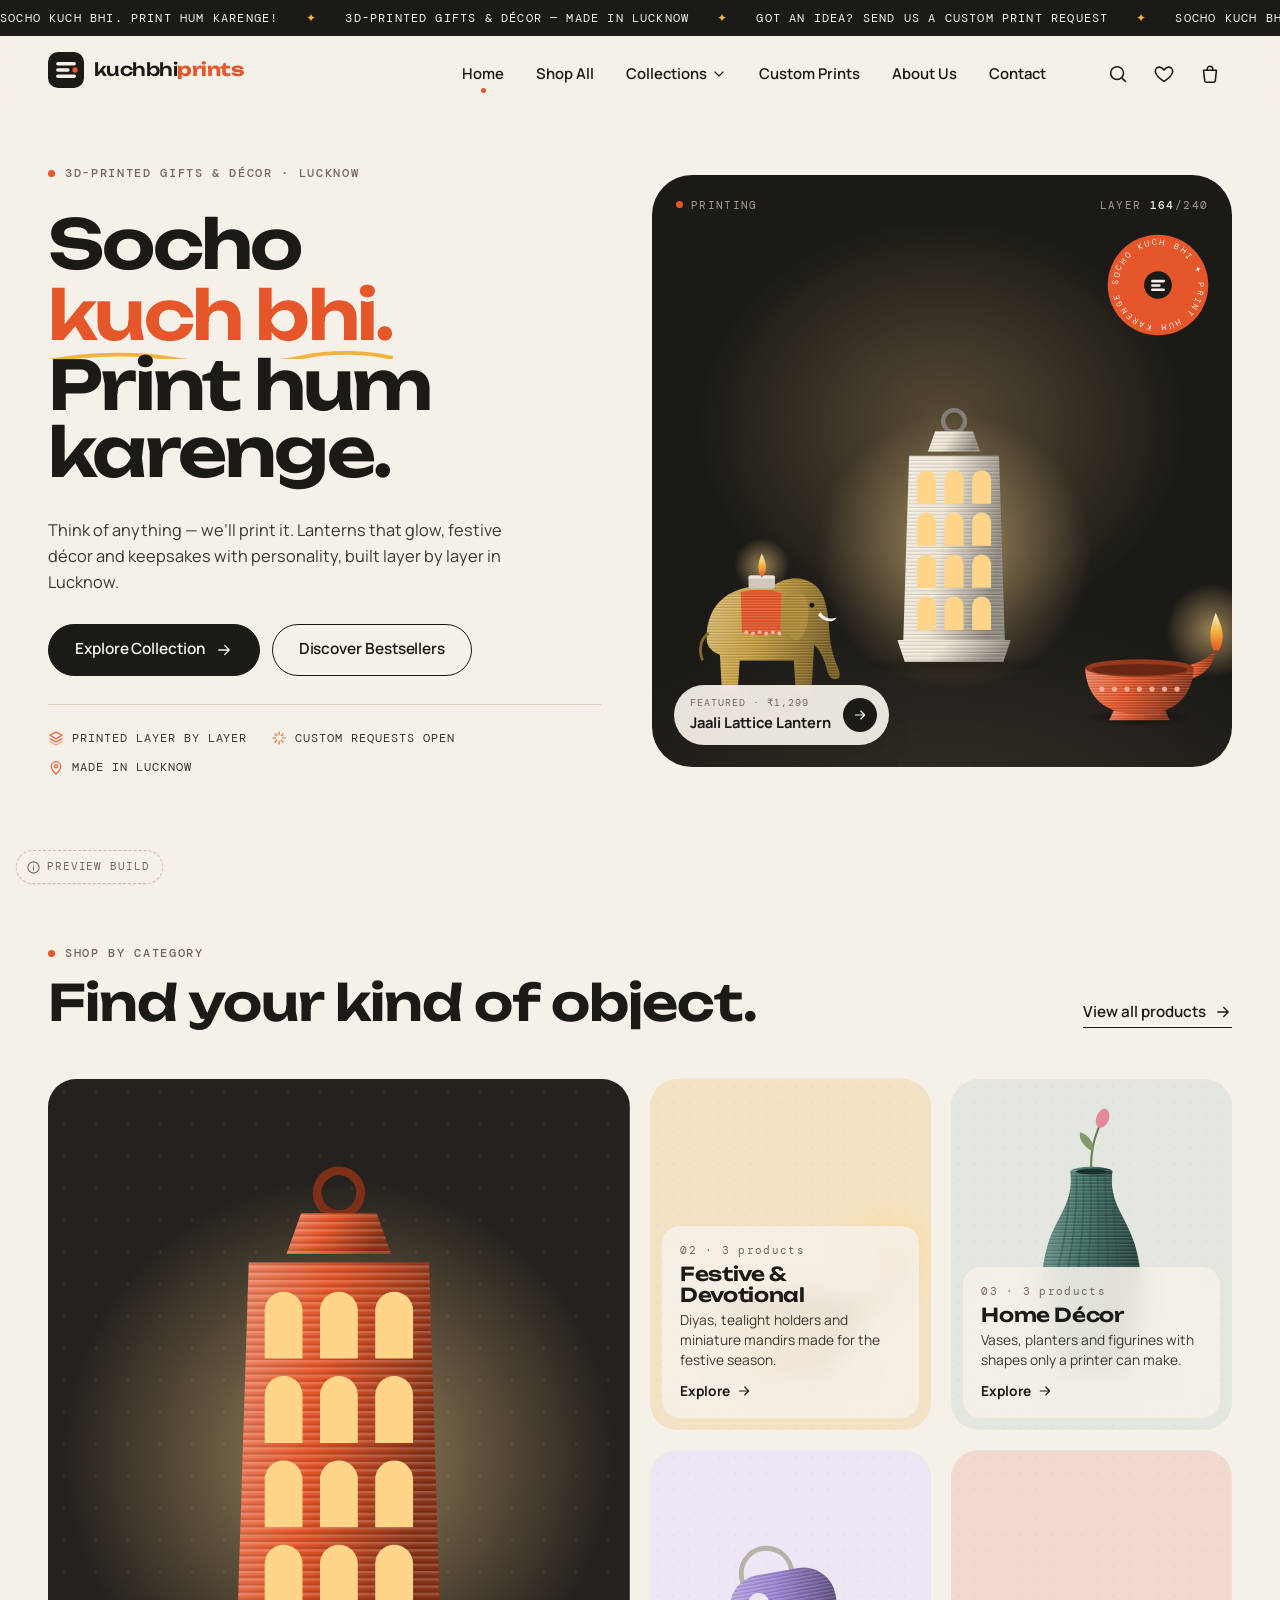
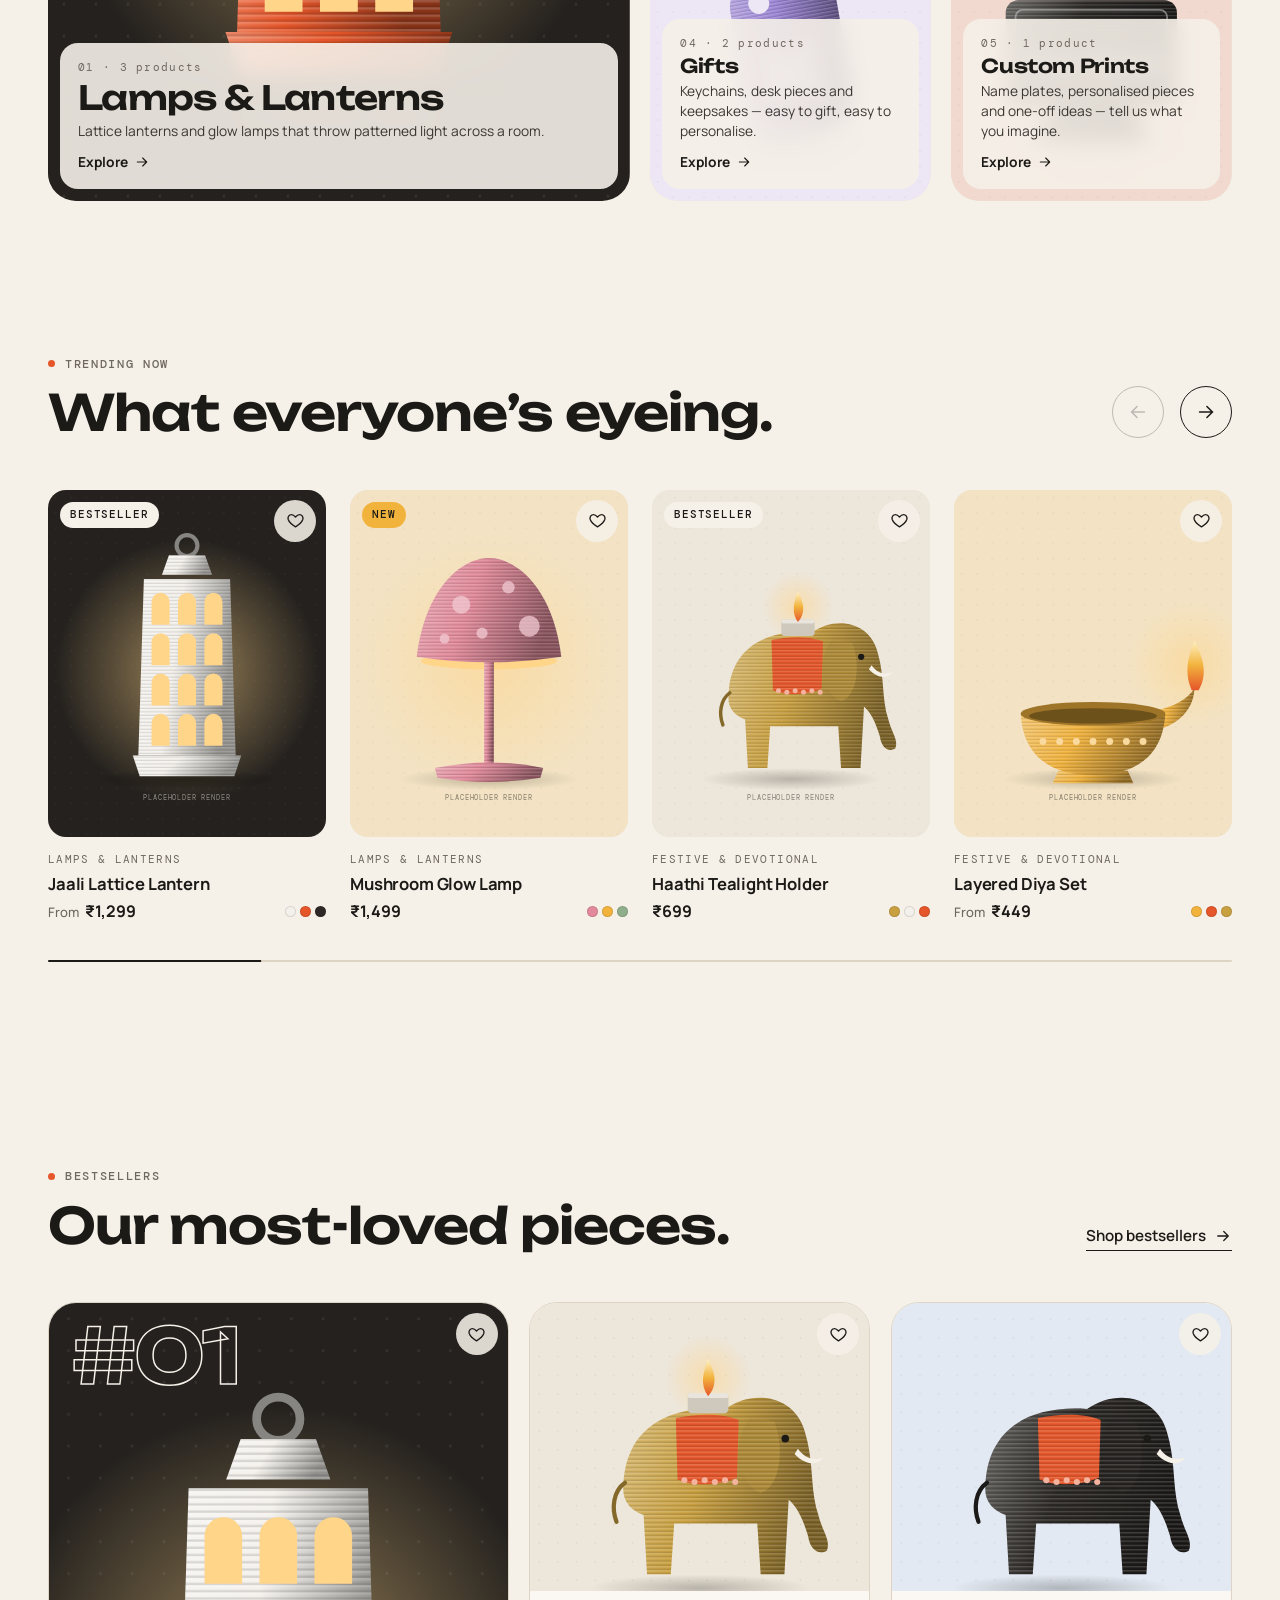
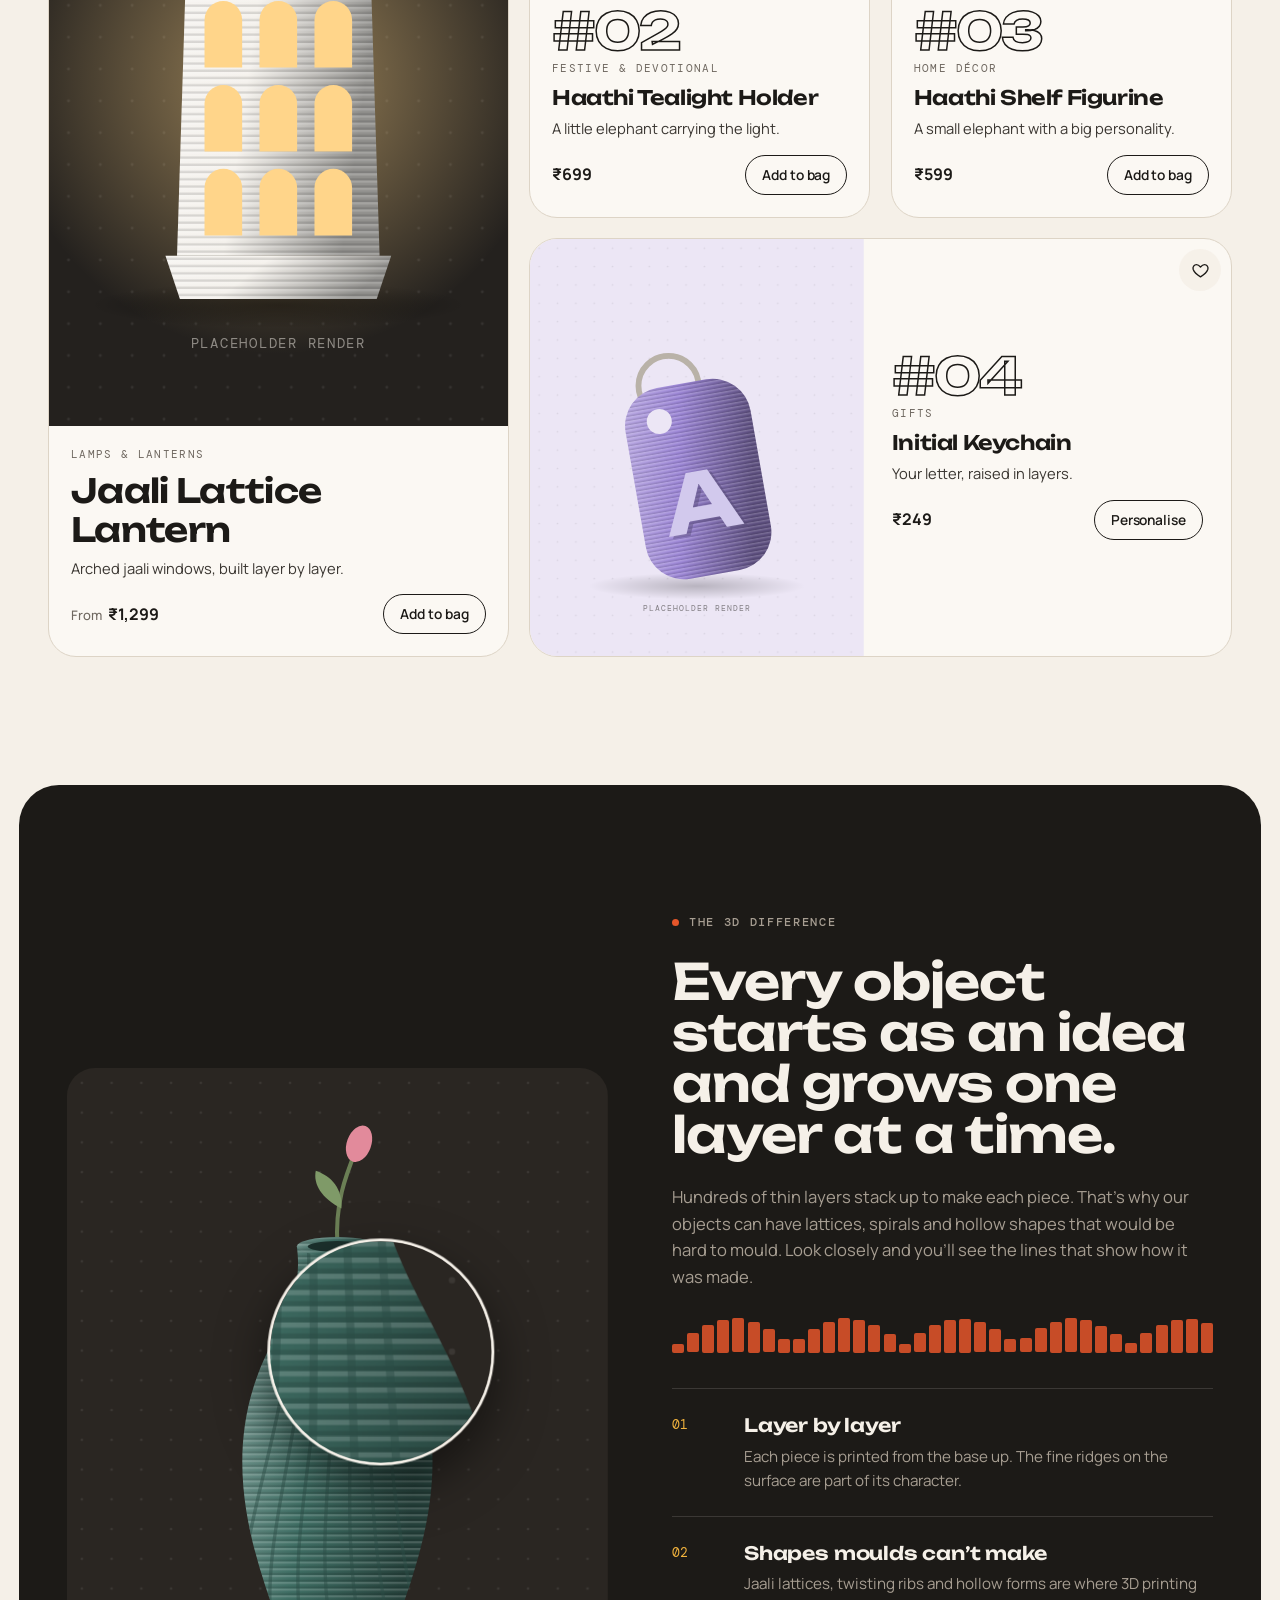
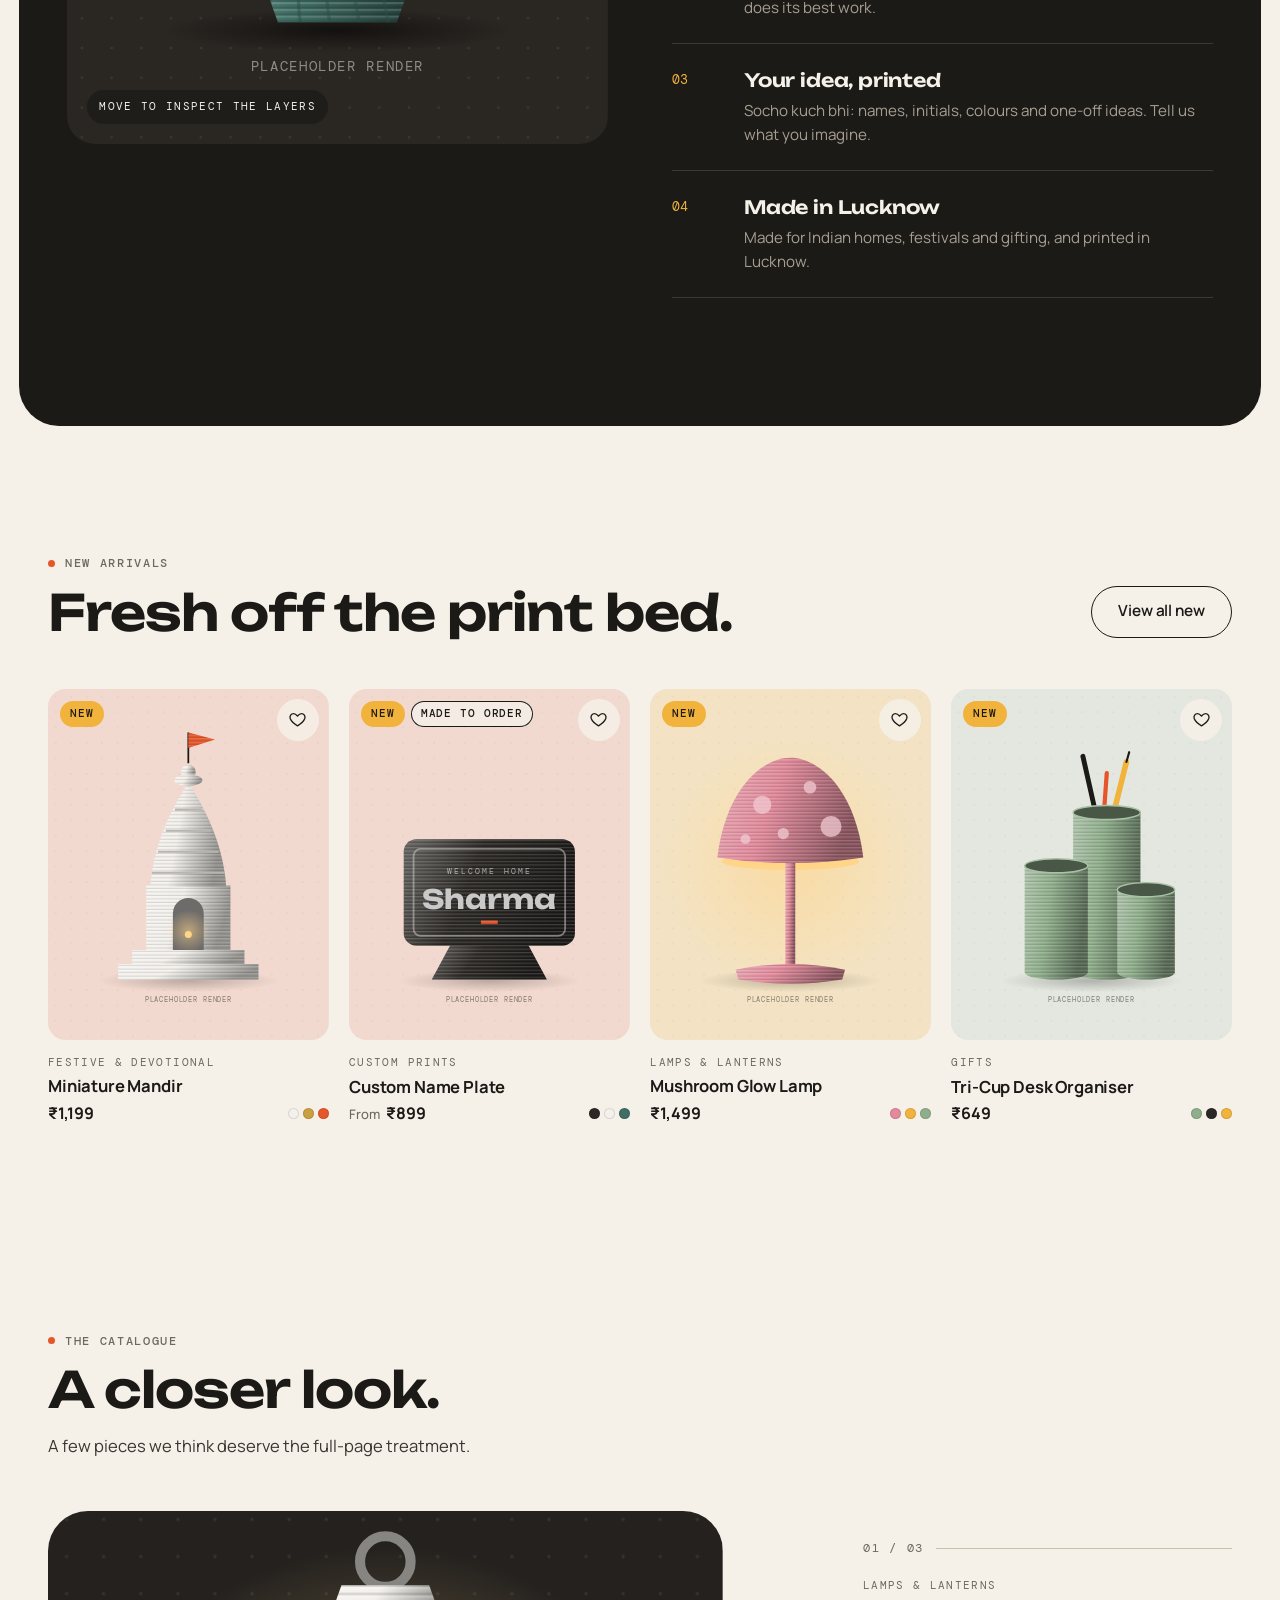
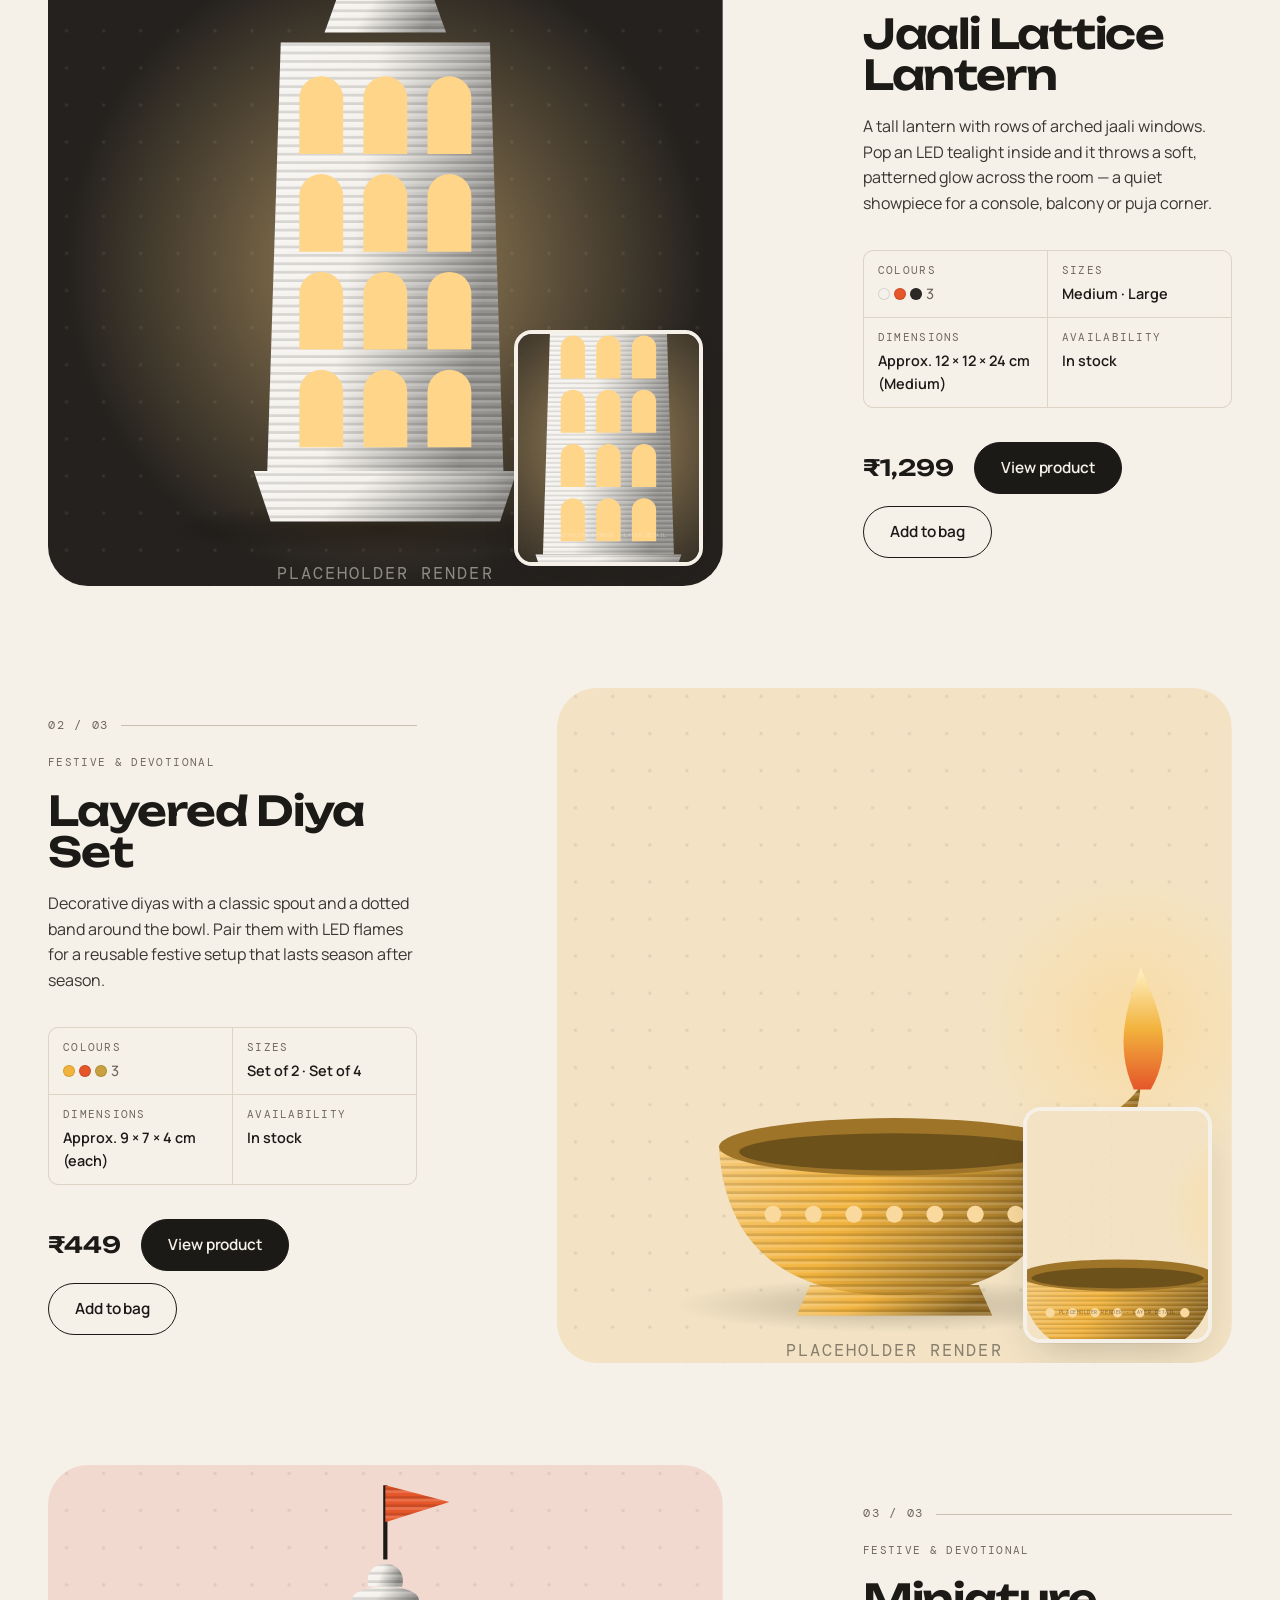
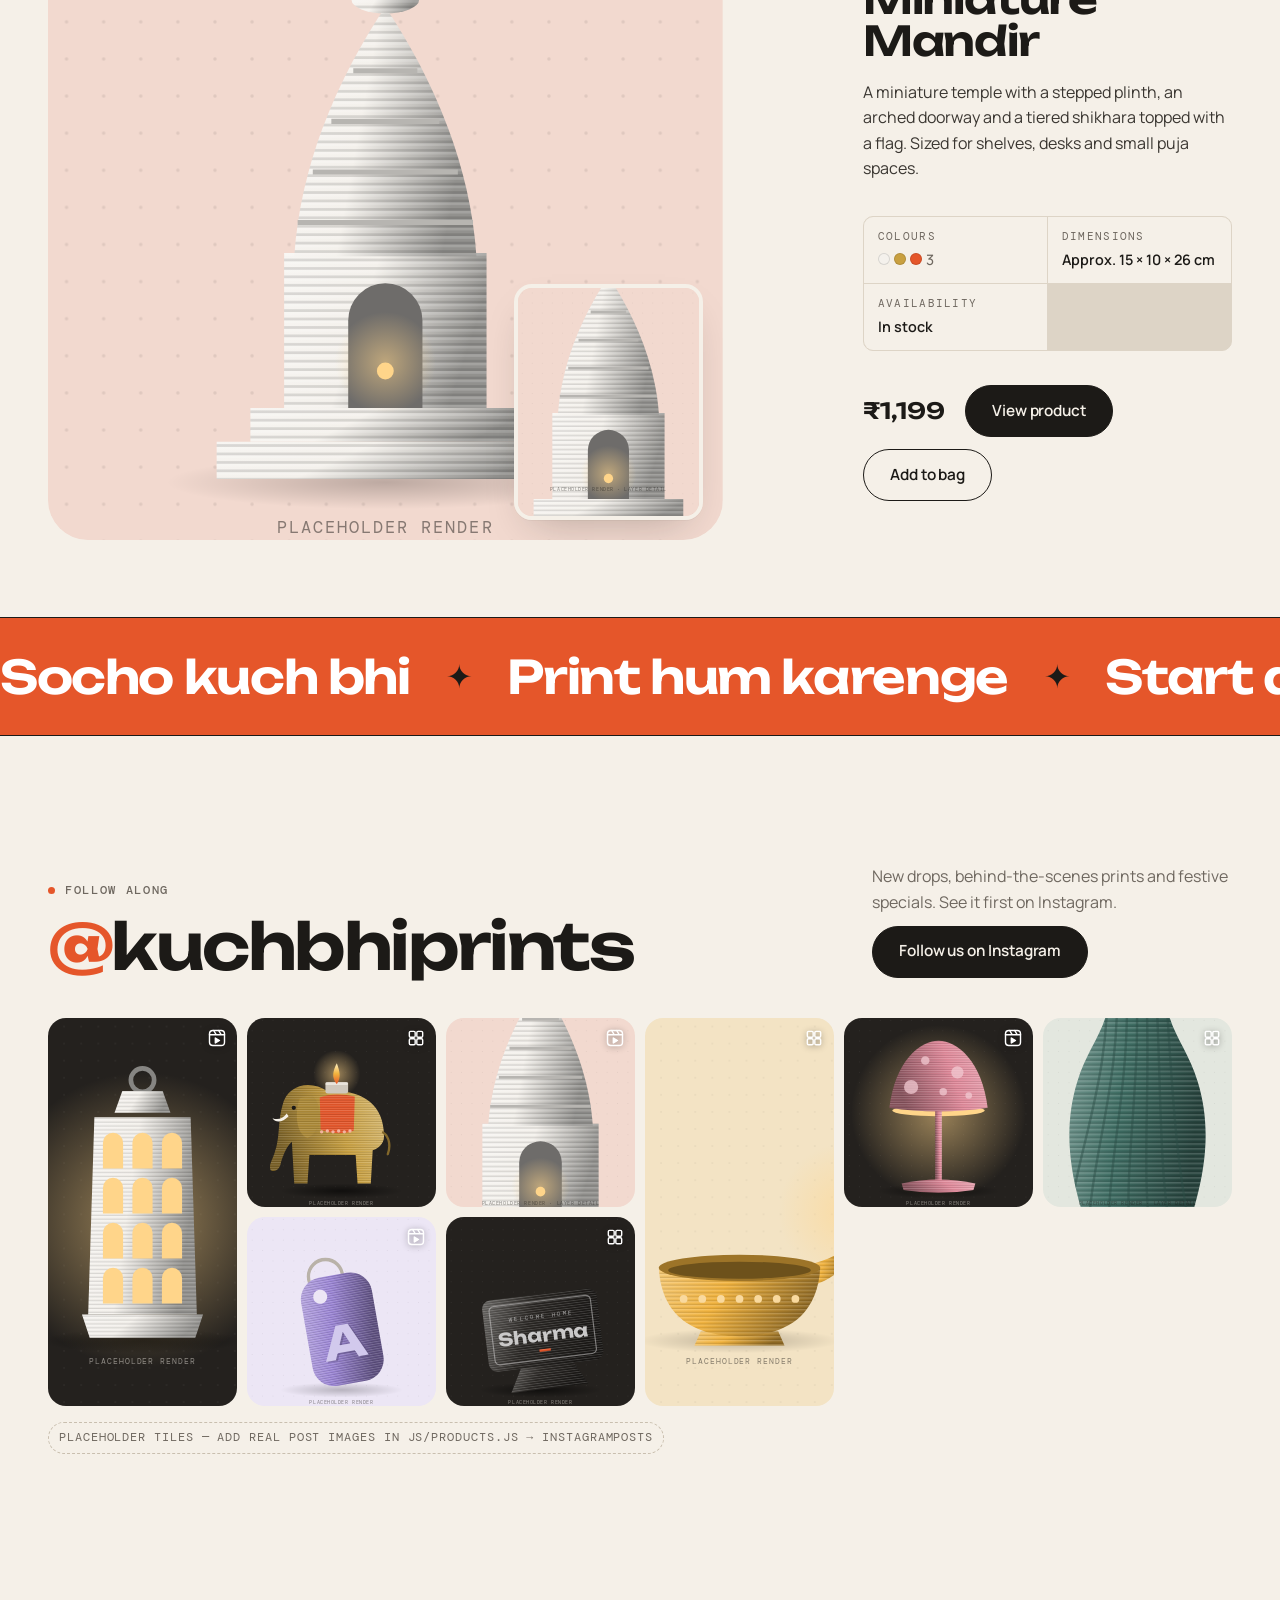
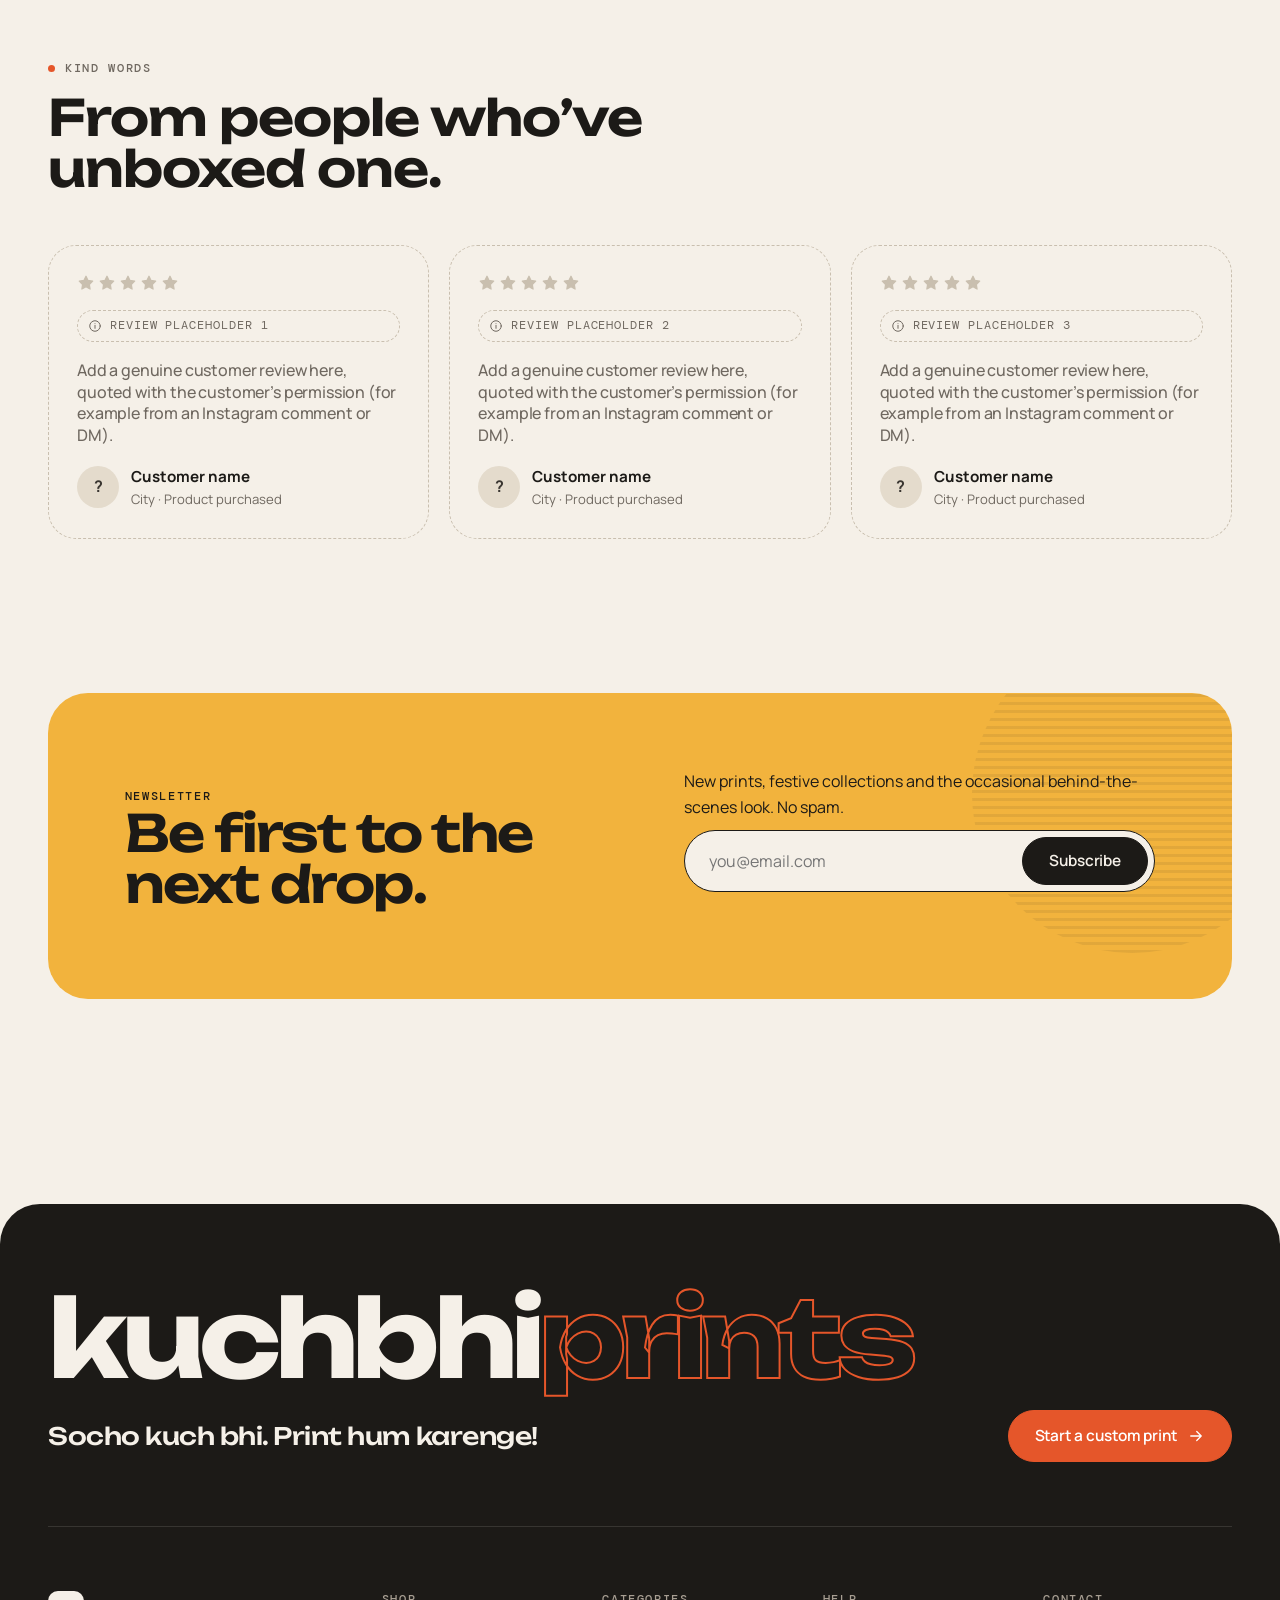
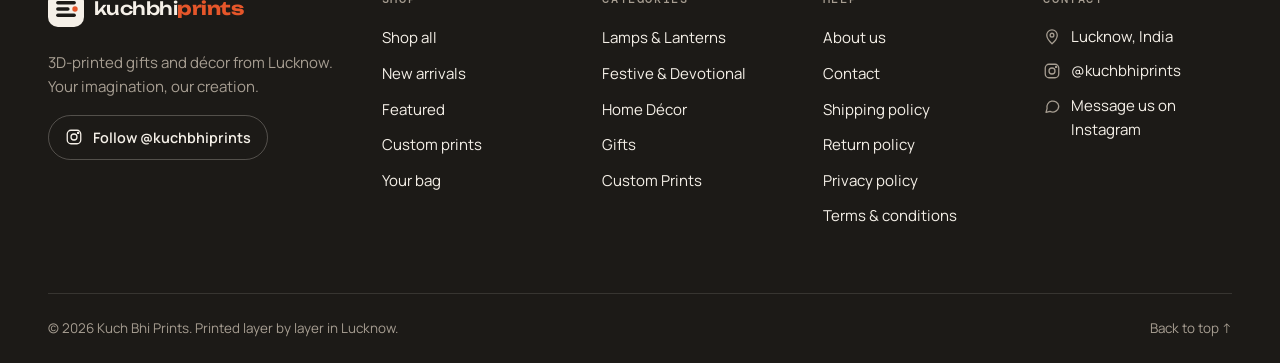
<file: index.html>
<!doctype html>
<html lang="en-IN">
<head>
  <meta charset="utf-8">
  <meta name="viewport" content="width=device-width, initial-scale=1">
  <title>Kuch Bhi Prints — 3D-Printed Gifts & Décor from Lucknow</title>
  <meta name="description" content="Socho kuch bhi. Print hum karenge! Kuch Bhi Prints creates 3D-printed lanterns, festive décor, keepsakes and custom prints in Lucknow, India.">
  <meta name="theme-color" content="#F5F0E8">
  <link rel="canonical" href="index.html">
  <link rel="icon" href="assets/icons/favicon.svg" type="image/svg+xml">
  <meta property="og:type" content="website">
  <meta property="og:site_name" content="Kuch Bhi Prints">
  <meta property="og:title" content="Kuch Bhi Prints — 3D-Printed Gifts & Décor">
  <meta property="og:description" content="Socho kuch bhi. Print hum karenge! 3D-printed gifts & décor from Lucknow.">
  <meta property="og:image" content="assets/images/branding/og-image.svg">
  <meta name="twitter:card" content="summary_large_image">
  <link rel="preconnect" href="https://fonts.googleapis.com">
  <link rel="preconnect" href="https://fonts.gstatic.com" crossorigin>
  <link href="https://fonts.googleapis.com/css2?family=DM+Mono:wght@400;500&family=Manrope:wght@400;500;600;700;800&family=Unbounded:wght@400;500;600;700&display=swap" rel="stylesheet">
  <link rel="stylesheet" href="css/style.css">
  <link rel="stylesheet" href="css/responsive.css">
  <script type="application/ld+json">
  {
    "@context": "https://schema.org",
    "@type": "Store",
    "name": "Kuch Bhi Prints",
    "slogan": "Socho kuch bhi. Print hum karenge!",
    "description": "3D-printed gifts and décor.",
    "address": { "@type": "PostalAddress", "addressLocality": "Lucknow", "addressCountry": "IN" },
    "sameAs": ["https://www.instagram.com/kuchbhiprints/"]
  }
  </script>
</head>
<body data-page="home">
  <a class="skip-link" href="#main">Skip to content</a>
  <div id="site-header"></div>

  <main id="main">

    <!-- ============ HERO ============ -->
    <section class="hero" aria-labelledby="heroTitle">
      <div class="container hero__grid">
        <div class="hero__copy">
          <p class="eyebrow">3D-printed gifts &amp; décor · Lucknow</p>
          <h1 class="hero__title" id="heroTitle">
            <span class="hl"><span>Socho</span></span>
            <span class="hl"><span><em class="squiggle">kuch bhi.<svg viewBox="0 0 300 20" preserveAspectRatio="none" aria-hidden="true" focusable="false"><path d="M2 14C40 4 80 4 110 12S190 20 220 10 280 4 298 10" fill="none" stroke="#F2B33D" stroke-width="5" stroke-linecap="round"/></svg></em></span></span>
            <span class="hl"><span>Print hum karenge.</span></span>
          </h1>
          <p class="hero__sub">Think of anything — we’ll print it. Lanterns that glow, festive décor and keepsakes with personality, built layer by layer in Lucknow.</p>
          <div class="hero__ctas">
            <a class="btn btn--primary" href="shop.html">Explore Collection <svg class="ic" viewBox="0 0 24 24" fill="none" stroke="currentColor" stroke-width="1.7" stroke-linecap="round" stroke-linejoin="round" aria-hidden="true"><path d="M5 12h14M13 6l6 6-6 6"/></svg></a>
            <a class="btn btn--ghost" href="#bestsellers">Discover Bestsellers</a>
          </div>
          <ul class="hero__meta" id="heroMeta"></ul>
        </div>

        <div class="stage" data-tilt="4" role="img" aria-label="Three 3D-printed objects — a glowing lattice lantern, an elephant tealight holder and a diya — being printed layer by layer (placeholder renders)">
          <div class="stage__bed"></div>
          <div class="stage__hud" aria-hidden="true">
            <span class="stage__status" id="stageStatus">Printing</span>
            <span>Layer <b id="layerCount">000</b>/240</span>
          </div>
          <svg class="stage__sticker" viewBox="0 0 120 120" aria-hidden="true" focusable="false">
            <defs><path id="stickerCircle" d="M60 60m-46 0a46 46 0 1 1 92 0a46 46 0 1 1-92 0"/></defs>
            <circle cx="60" cy="60" r="58" fill="#E5562A"/>
            <text><textPath href="#stickerCircle">Socho kuch bhi ✦ Print hum karenge ✦</textPath></text>
            <circle cx="60" cy="60" r="16" fill="#1C1A17"/>
            <rect x="52" y="54" width="16" height="3" rx="1.5" fill="#F5F0E8"/><rect x="52" y="59" width="11" height="3" rx="1.5" fill="#F5F0E8"/><rect x="52" y="64" width="16" height="3" rx="1.5" fill="#F5F0E8"/>
          </svg>
          <figure class="stage__obj stage__obj--main"><div class="stage__float"><div class="printing" id="stageMain"></div></div></figure>
          <figure class="stage__obj stage__obj--left"><div class="stage__float"><div class="printing" id="stageLeft"></div></div></figure>
          <figure class="stage__obj stage__obj--right"><div class="stage__float"><div class="printing" id="stageRight"></div></div></figure>
          <div class="stage__nozzle" aria-hidden="true"></div>
          <a class="stage__tag" id="stageTag" href="shop.html" aria-label="Shop featured product"></a>
        </div>
      </div>
    </section>

    <!-- ============ CATEGORIES ============ -->
    <section class="section section--tight" id="collections" aria-labelledby="catTitle">
      <div class="container">
        <div class="section-head reveal">
          <div class="section-head__copy">
            <p class="eyebrow">Shop by category</p>
            <h2 class="h2" id="catTitle">Find your kind of object.</h2>
          </div>
          <a class="link-arrow" href="shop.html">View all products <svg class="ic" viewBox="0 0 24 24" fill="none" stroke="currentColor" stroke-width="1.7" stroke-linecap="round" aria-hidden="true"><path d="M5 12h14M13 6l6 6-6 6"/></svg></a>
        </div>
        <div class="cats" id="catGrid" data-stagger></div>
      </div>
    </section>

    <!-- ============ TRENDING ============ -->
    <section class="section section--tight" aria-labelledby="trendTitle">
      <div class="container carousel" data-carousel>
        <div class="section-head reveal">
          <div class="section-head__copy">
            <p class="eyebrow">Trending now</p>
            <h2 class="h2" id="trendTitle">What everyone’s eyeing.</h2>
          </div>
          <div class="carousel__nav">
            <button class="carousel__btn" type="button" data-prev aria-label="Previous products"><svg class="ic" viewBox="0 0 24 24" fill="none" stroke="currentColor" stroke-width="1.7" stroke-linecap="round" aria-hidden="true"><path d="M19 12H5M11 6l-6 6 6 6"/></svg></button>
            <button class="carousel__btn" type="button" data-next aria-label="Next products"><svg class="ic" viewBox="0 0 24 24" fill="none" stroke="currentColor" stroke-width="1.7" stroke-linecap="round" aria-hidden="true"><path d="M5 12h14M13 6l6 6-6 6"/></svg></button>
          </div>
        </div>
        <div class="carousel__track" id="trendTrack" data-track data-stagger></div>
        <div class="carousel__progress" data-progress aria-hidden="true"></div>
      </div>
    </section>

    <!-- ============ BESTSELLERS ============ -->
    <section class="section" id="bestsellers" aria-labelledby="bestTitle">
      <div class="container">
        <div class="section-head reveal">
          <div class="section-head__copy">
            <p class="eyebrow">Bestsellers</p>
            <h2 class="h2" id="bestTitle">Our most-loved pieces.</h2>
          </div>
          <a class="link-arrow" href="shop.html?sort=featured">Shop bestsellers <svg class="ic" viewBox="0 0 24 24" fill="none" stroke="currentColor" stroke-width="1.7" stroke-linecap="round" aria-hidden="true"><path d="M5 12h14M13 6l6 6-6 6"/></svg></a>
        </div>
        <div class="bento" id="bestGrid" data-stagger></div>
      </div>
    </section>

    <!-- ============ THE 3D DIFFERENCE ============ -->
    <section class="diff on-dark" aria-labelledby="diffTitle">
      <div class="container section diff__grid">
        <div class="diff__visual reveal" id="diffVisual" data-tilt="3">
          <div id="diffArt"></div>
          <div class="loupe" id="loupe" aria-hidden="true"><div class="loupe__inner" id="loupeInner"></div></div>
          <p class="diff__annot">Move to inspect the layers</p>
        </div>
        <div class="diff__copy">
          <p class="eyebrow reveal">The 3D difference</p>
          <h2 class="h2 reveal" id="diffTitle">Every object starts as an idea and grows one layer at a time.</h2>
          <p class="lead reveal">Hundreds of thin layers stack up to make each piece. That’s why our objects can have lattices, spirals and hollow shapes that would be hard to mould. Look closely and you’ll see the lines that show how it was made.</p>
          <div class="diff__layers reveal" id="diffLayers" aria-hidden="true"></div>
          <ol class="diff__list" data-stagger>
            <li class="diff__item"><span class="diff__num">01</span><div><h3>Layer by layer</h3><p>Each piece is printed from the base up. The fine ridges on the surface are part of its character.</p></div></li>
            <li class="diff__item"><span class="diff__num">02</span><div><h3>Shapes moulds can’t make</h3><p>Jaali lattices, twisting ribs and hollow forms are where 3D printing does its best work.</p></div></li>
            <li class="diff__item"><span class="diff__num">03</span><div><h3>Your idea, printed</h3><p>Socho kuch bhi: names, initials, colours and one-off ideas. Tell us what you imagine.</p></div></li>
            <li class="diff__item"><span class="diff__num">04</span><div><h3>Made in Lucknow</h3><p>Made for Indian homes, festivals and gifting, and printed in Lucknow.</p></div></li>
          </ol>
        </div>
      </div>
    </section>

    <!-- ============ NEW ARRIVALS ============ -->
    <section class="section" aria-labelledby="newTitle">
      <div class="container">
        <div class="section-head reveal">
          <div class="section-head__copy">
            <p class="eyebrow">New arrivals</p>
            <h2 class="h2" id="newTitle">Fresh off the print bed.</h2>
          </div>
          <a class="btn btn--ghost" href="shop.html?new=1&amp;sort=newest">View all new</a>
        </div>
        <div class="grid" id="newGrid" data-stagger></div>
      </div>
    </section>

    <!-- ============ SHOWCASE ============ -->
    <section class="section section--tight" aria-labelledby="showTitle">
      <div class="container">
        <div class="section-head reveal">
          <div class="section-head__copy">
            <p class="eyebrow">The catalogue</p>
            <h2 class="h2" id="showTitle">A closer look.</h2>
            <p class="lead">A few pieces we think deserve the full-page treatment.</p>
          </div>
        </div>
        <div class="showcase" id="showcase"></div>
      </div>
    </section>

    <!-- ============ MARQUEE / CUSTOM CTA ============ -->
    <section class="band" aria-label="Custom prints">
      <div class="band__track" id="bandTrack"></div>
    </section>

    <!-- ============ INSTAGRAM ============ -->
    <section class="section" aria-labelledby="igTitle">
      <div class="container">
        <div class="ig-head reveal">
          <div class="section-head__copy">
            <p class="eyebrow">Follow along</p>
            <h2 class="ig-handle" id="igTitle"><span>@</span>kuchbhiprints</h2>
          </div>
          <div style="display:grid;gap:10px;justify-items:start">
            <p class="muted" style="max-width:36ch">New drops, behind-the-scenes prints and festive specials. See it first on Instagram.</p>
            <a class="btn btn--primary" id="igFollow" href="https://www.instagram.com/kuchbhiprints/" target="_blank" rel="noopener">Follow us on Instagram</a>
          </div>
        </div>
        <div class="ig-grid" id="igGrid" data-stagger></div>
        <p class="placeholder-note" id="igNote" style="margin-top:16px" hidden>Placeholder tiles — add real post images in js/products.js → instagramPosts</p>
      </div>
    </section>

    <!-- ============ REVIEWS ============ -->
    <section class="section section--tight" aria-labelledby="revTitle">
      <div class="container">
        <div class="section-head reveal">
          <div class="section-head__copy">
            <p class="eyebrow">Kind words</p>
            <h2 class="h2" id="revTitle">From people who’ve unboxed one.</h2>
          </div>
        </div>
        <div class="reviews" id="reviews" data-stagger></div>
      </div>
    </section>

    <!-- ============ NEWSLETTER ============ -->
    <section class="section section--tight" aria-labelledby="newsTitle">
      <div class="container">
        <div class="news reveal">
          <div>
            <p class="eyebrow eyebrow--plain" style="color:var(--ink)">Newsletter</p>
            <h2 class="news__title" id="newsTitle">Be first to the next drop.</h2>
          </div>
          <form class="news__form" data-newsletter novalidate>
            <p>New prints, festive collections and the occasional behind-the-scenes look. No spam.</p>
            <div class="news__row">
              <label for="newsEmail" class="visually-hidden">Email address</label>
              <input id="newsEmail" type="email" name="email" placeholder="you@email.com" autocomplete="email" required>
              <button class="btn btn--primary" type="submit">Subscribe</button>
            </div>
            <p class="form-msg" role="status"></p>
          </form>
        </div>
      </div>
    </section>
  </main>

  <div id="site-footer"></div>

  <script src="js/products.js" defer></script>
  <script src="js/art.js" defer></script>
  <script src="js/cart.js" defer></script>
  <script src="js/main.js" defer></script>
  <script src="js/interactions.js" defer></script>
  <script src="js/pages/home.js" defer></script>
</body>
</html>
</file>
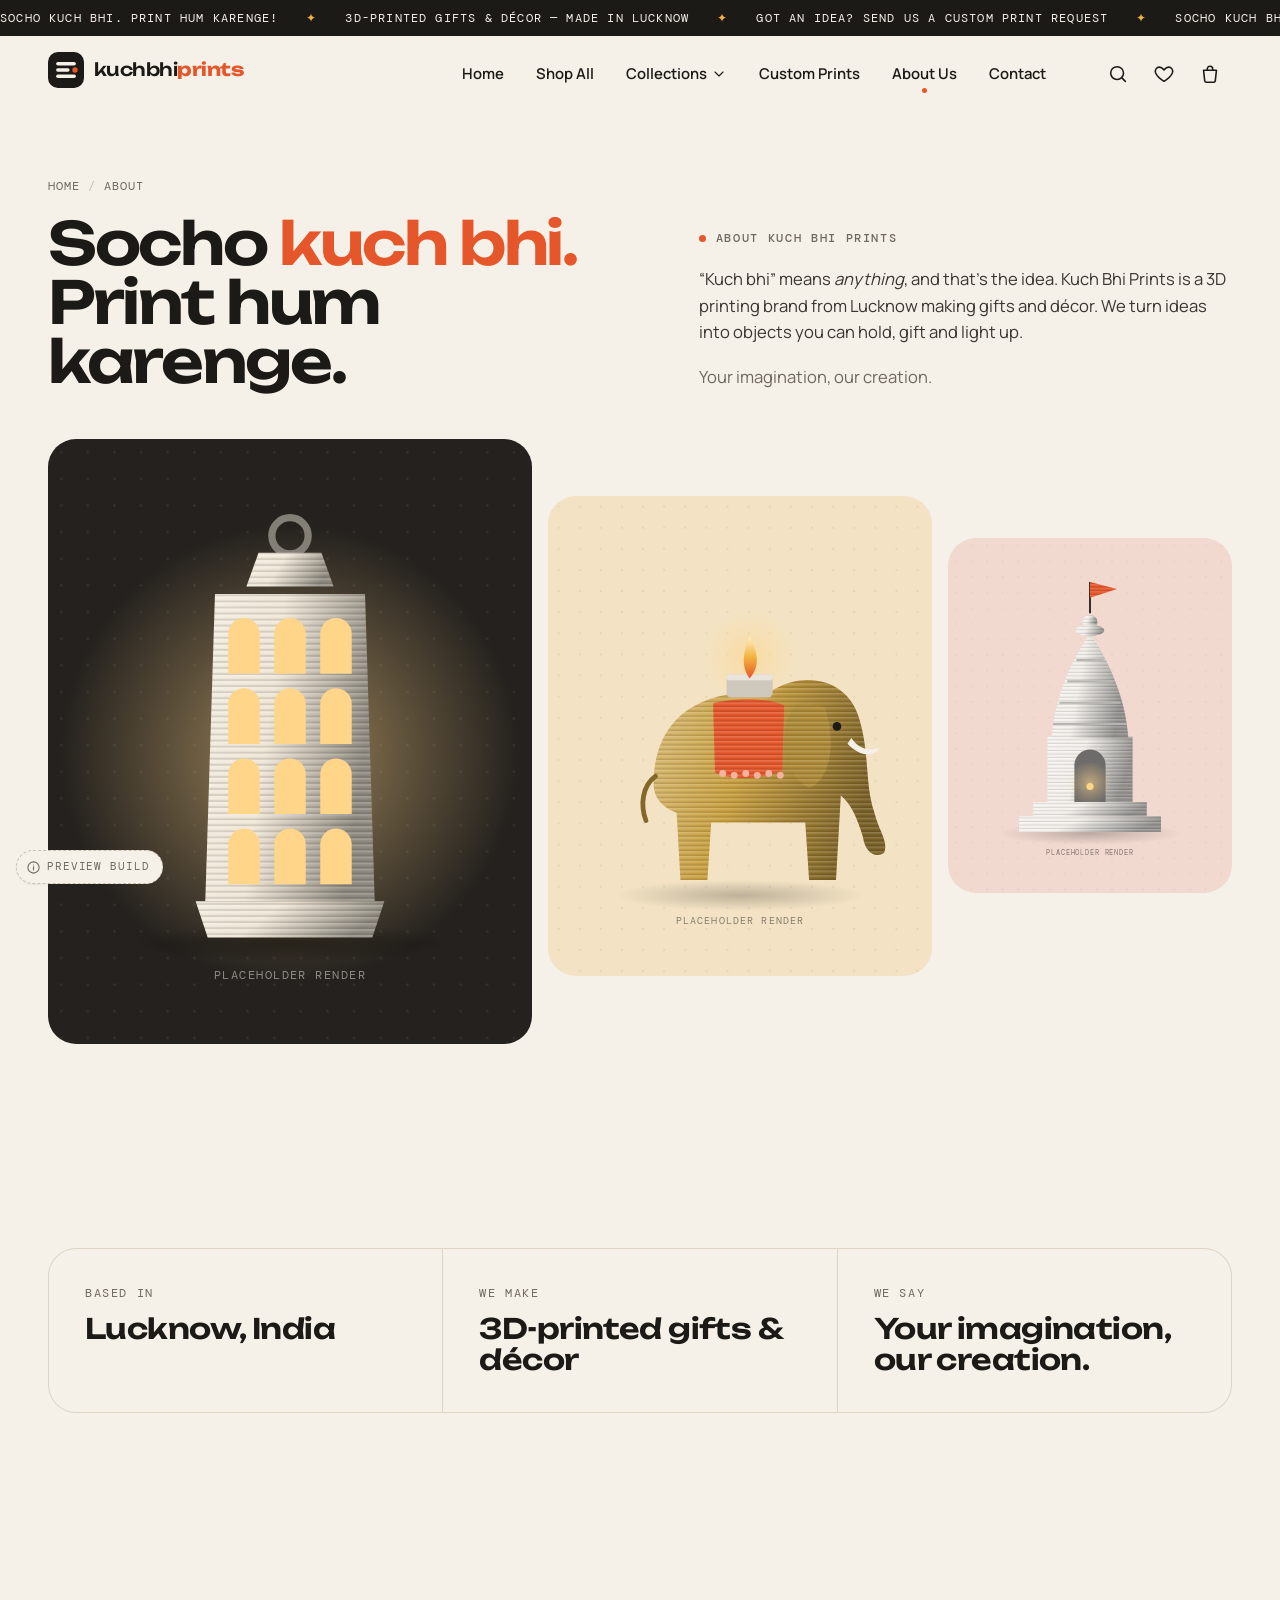
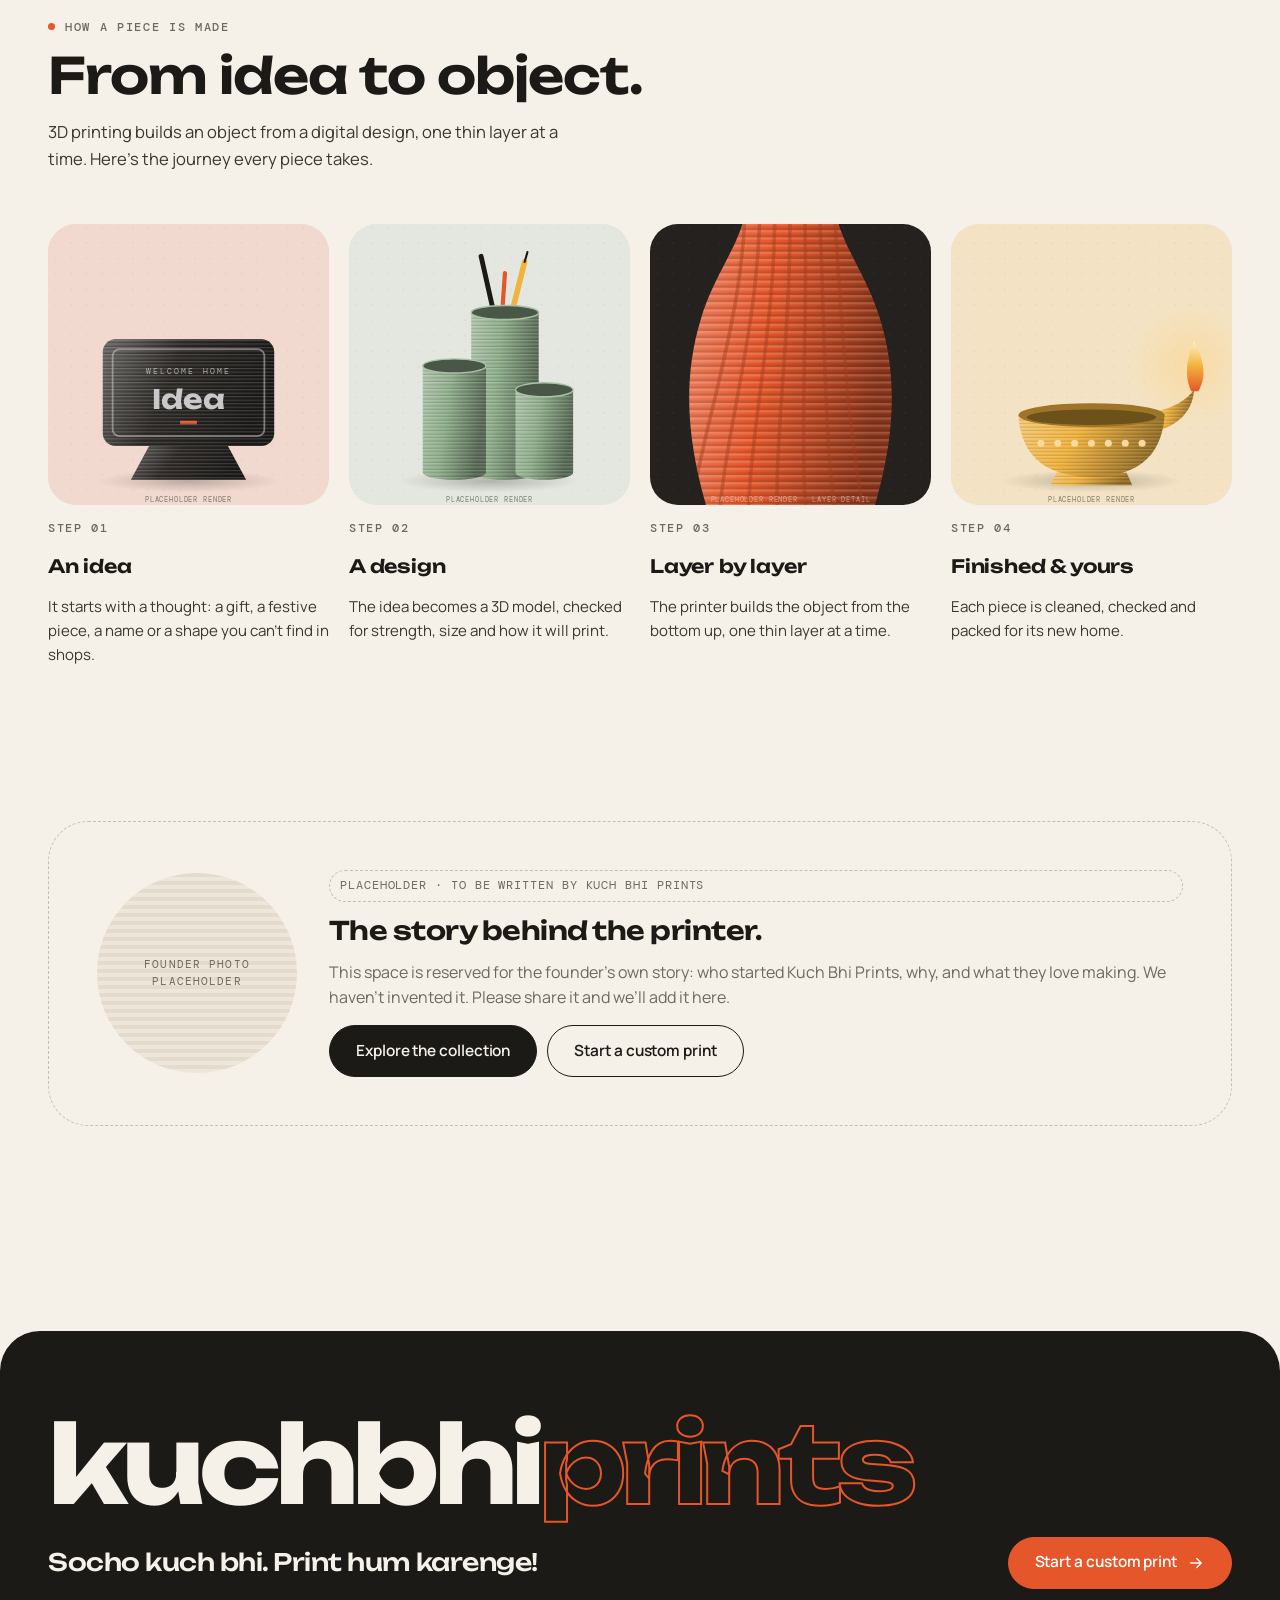
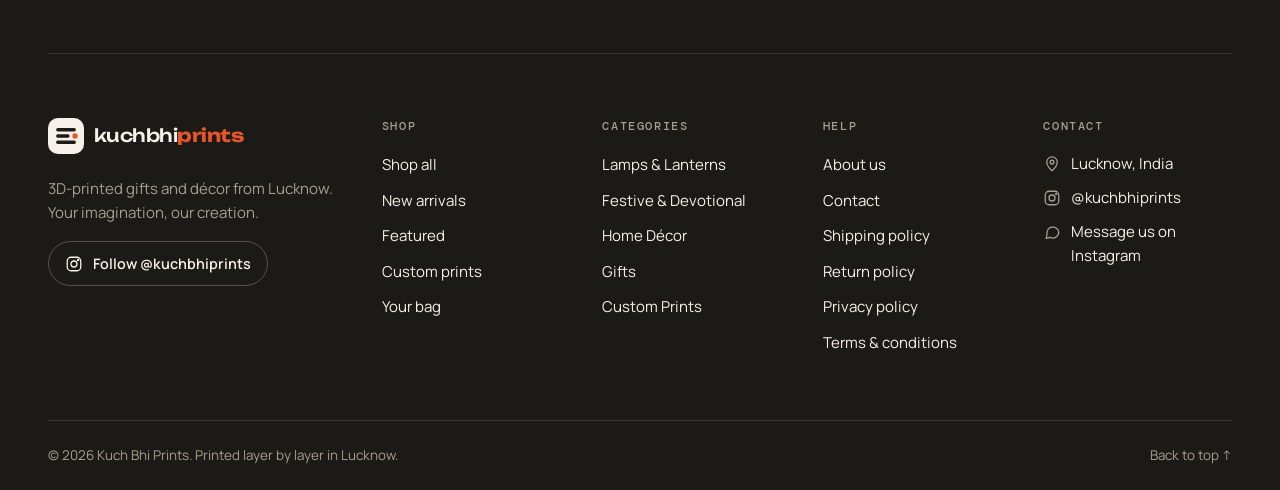
<file: about.html>
<!doctype html>
<html lang="en-IN">
<head>
  <meta charset="utf-8">
  <meta name="viewport" content="width=device-width, initial-scale=1">
  <title>About Us — 3D Printing Studio in Lucknow | Kuch Bhi Prints</title>
  <meta name="description" content="Kuch Bhi Prints is a 3D printing brand from Lucknow making gifts and décor. Socho kuch bhi. Print hum karenge! Your imagination, our creation.">
  <meta name="theme-color" content="#F5F0E8">
  <link rel="canonical" href="about.html">
  <link rel="icon" href="assets/icons/favicon.svg" type="image/svg+xml">
  <link rel="preconnect" href="https://fonts.googleapis.com">
  <link rel="preconnect" href="https://fonts.gstatic.com" crossorigin>
  <link href="https://fonts.googleapis.com/css2?family=DM+Mono:wght@400;500&family=Manrope:wght@400;500;600;700;800&family=Unbounded:wght@400;500;600;700&display=swap" rel="stylesheet">
  <link rel="stylesheet" href="css/style.css">
  <link rel="stylesheet" href="css/responsive.css">
</head>
<body data-page="about">
  <a class="skip-link" href="#main">Skip to content</a>
  <div id="site-header"></div>

  <main id="main">
    <section class="page-hero">
      <div class="container page-hero__inner">
        <nav aria-label="Breadcrumb"><ol class="crumbs"><li><a href="index.html">Home</a></li><li aria-current="page">About</li></ol></nav>
        <div class="about-hero">
          <h1 class="about-quote">Socho <em>kuch bhi.</em><br>Print hum karenge.</h1>
          <div style="display:grid;gap:18px">
            <p class="eyebrow">About Kuch Bhi Prints</p>
            <p class="lead">“Kuch bhi” means <em>anything</em>, and that’s the idea. Kuch Bhi Prints is a 3D printing brand from Lucknow making gifts and décor. We turn ideas into objects you can hold, gift and light up.</p>
            <p class="lead" style="color:var(--mute)">Your imagination, our creation.</p>
          </div>
        </div>
      </div>
    </section>

    <section class="container section--tight" style="padding-top:0">
      <div class="about-collage" id="collage">
        <div class="a1 reveal"></div>
        <div class="a2 reveal"></div>
        <div class="a3 reveal"></div>
      </div>
    </section>

    <section class="section">
      <div class="container">
        <div class="facts reveal">
          <div class="fact"><span class="fact__k">Based in</span><span class="fact__v">Lucknow, India</span></div>
          <div class="fact"><span class="fact__k">We make</span><span class="fact__v">3D-printed gifts &amp; décor</span></div>
          <div class="fact"><span class="fact__k">We say</span><span class="fact__v">Your imagination, our creation.</span></div>
        </div>
      </div>
    </section>

    <section class="section section--tight" aria-labelledby="procTitle">
      <div class="container">
        <div class="section-head reveal">
          <div class="section-head__copy">
            <p class="eyebrow">How a piece is made</p>
            <h2 class="h2" id="procTitle">From idea to object.</h2>
            <p class="lead">3D printing builds an object from a digital design, one thin layer at a time. Here’s the journey every piece takes.</p>
          </div>
        </div>
        <ol class="process" data-stagger id="process"></ol>
      </div>
    </section>

    <section class="section section--tight">
      <div class="container">
        <div class="founder reveal">
          <div class="founder__img">Founder photo placeholder</div>
          <div style="display:grid;gap:14px">
            <span class="placeholder-note">Placeholder · to be written by Kuch Bhi Prints</span>
            <h2 class="h3">The story behind the printer.</h2>
            <p class="muted">This space is reserved for the founder’s own story: who started Kuch Bhi Prints, why, and what they love making. We haven’t invented it. Please share it and we’ll add it here.</p>
            <div style="display:flex;gap:10px;flex-wrap:wrap"><a class="btn btn--primary" href="shop.html">Explore the collection</a><a class="btn btn--ghost" href="custom.html">Start a custom print</a></div>
          </div>
        </div>
      </div>
    </section>
  </main>

  <div id="site-footer"></div>

  <script src="js/products.js" defer></script>
  <script src="js/art.js" defer></script>
  <script src="js/cart.js" defer></script>
  <script src="js/main.js" defer></script>
  <script src="js/interactions.js" defer></script>
  <script src="js/pages/about.js" defer></script>
</body>
</html>
</file>
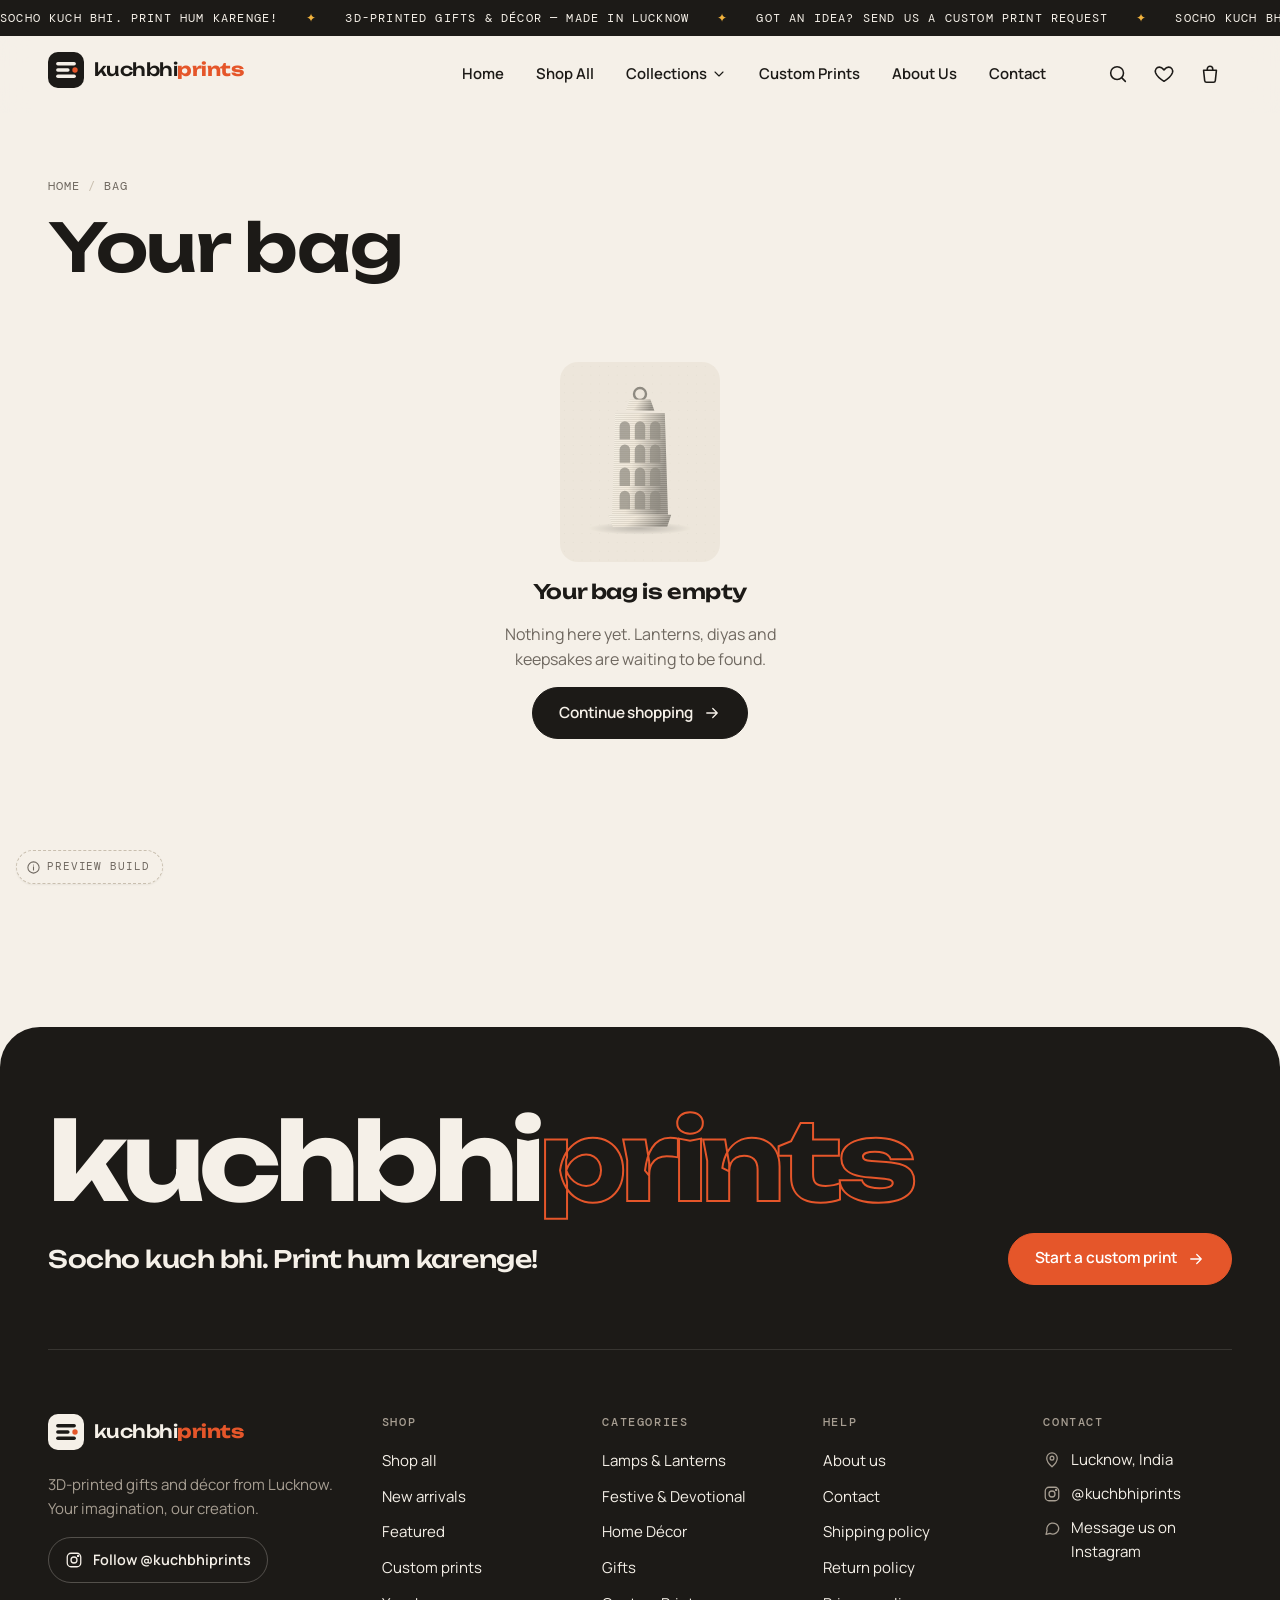
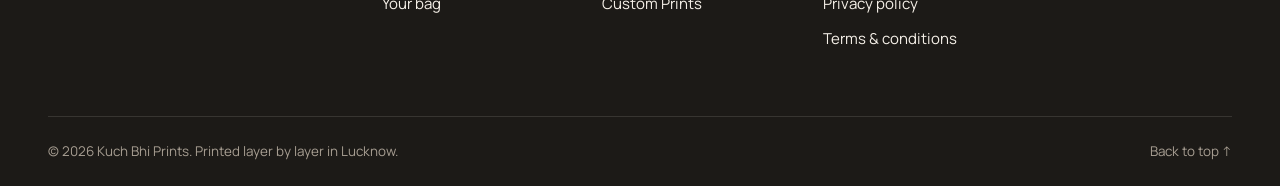
<file: cart.html>
<!doctype html>
<html lang="en-IN">
<head>
  <meta charset="utf-8">
  <meta name="viewport" content="width=device-width, initial-scale=1">
  <title>Your Bag | Kuch Bhi Prints</title>
  <meta name="description" content="Review your bag and send your order request to Kuch Bhi Prints. We confirm details, shipping and payment with you directly.">
  <meta name="robots" content="noindex">
  <meta name="theme-color" content="#F5F0E8">
  <link rel="icon" href="assets/icons/favicon.svg" type="image/svg+xml">
  <link rel="preconnect" href="https://fonts.googleapis.com">
  <link rel="preconnect" href="https://fonts.gstatic.com" crossorigin>
  <link href="https://fonts.googleapis.com/css2?family=DM+Mono:wght@400;500&family=Manrope:wght@400;500;600;700;800&family=Unbounded:wght@400;500;600;700&display=swap" rel="stylesheet">
  <link rel="stylesheet" href="css/style.css">
  <link rel="stylesheet" href="css/responsive.css">
</head>
<body data-page="cart">
  <a class="skip-link" href="#main">Skip to content</a>
  <div id="site-header"></div>

  <main id="main">
    <section class="page-hero">
      <div class="container page-hero__inner">
        <nav aria-label="Breadcrumb"><ol class="crumbs"><li><a href="index.html">Home</a></li><li aria-current="page">Bag</li></ol></nav>
        <h1 class="h1">Your bag<span class="muted" id="bagCount" style="font-size:.5em;margin-left:.3em;vertical-align:middle"></span></h1>
      </div>
    </section>

    <section class="container" style="padding-bottom:var(--section)">
      <div id="cartRoot"></div>
    </section>
  </main>

  <div id="site-footer"></div>

  <script src="js/products.js" defer></script>
  <script src="js/art.js" defer></script>
  <script src="js/cart.js" defer></script>
  <script src="js/main.js" defer></script>
  <script src="js/interactions.js" defer></script>
  <script src="js/pages/cart-page.js" defer></script>
</body>
</html>
</file>
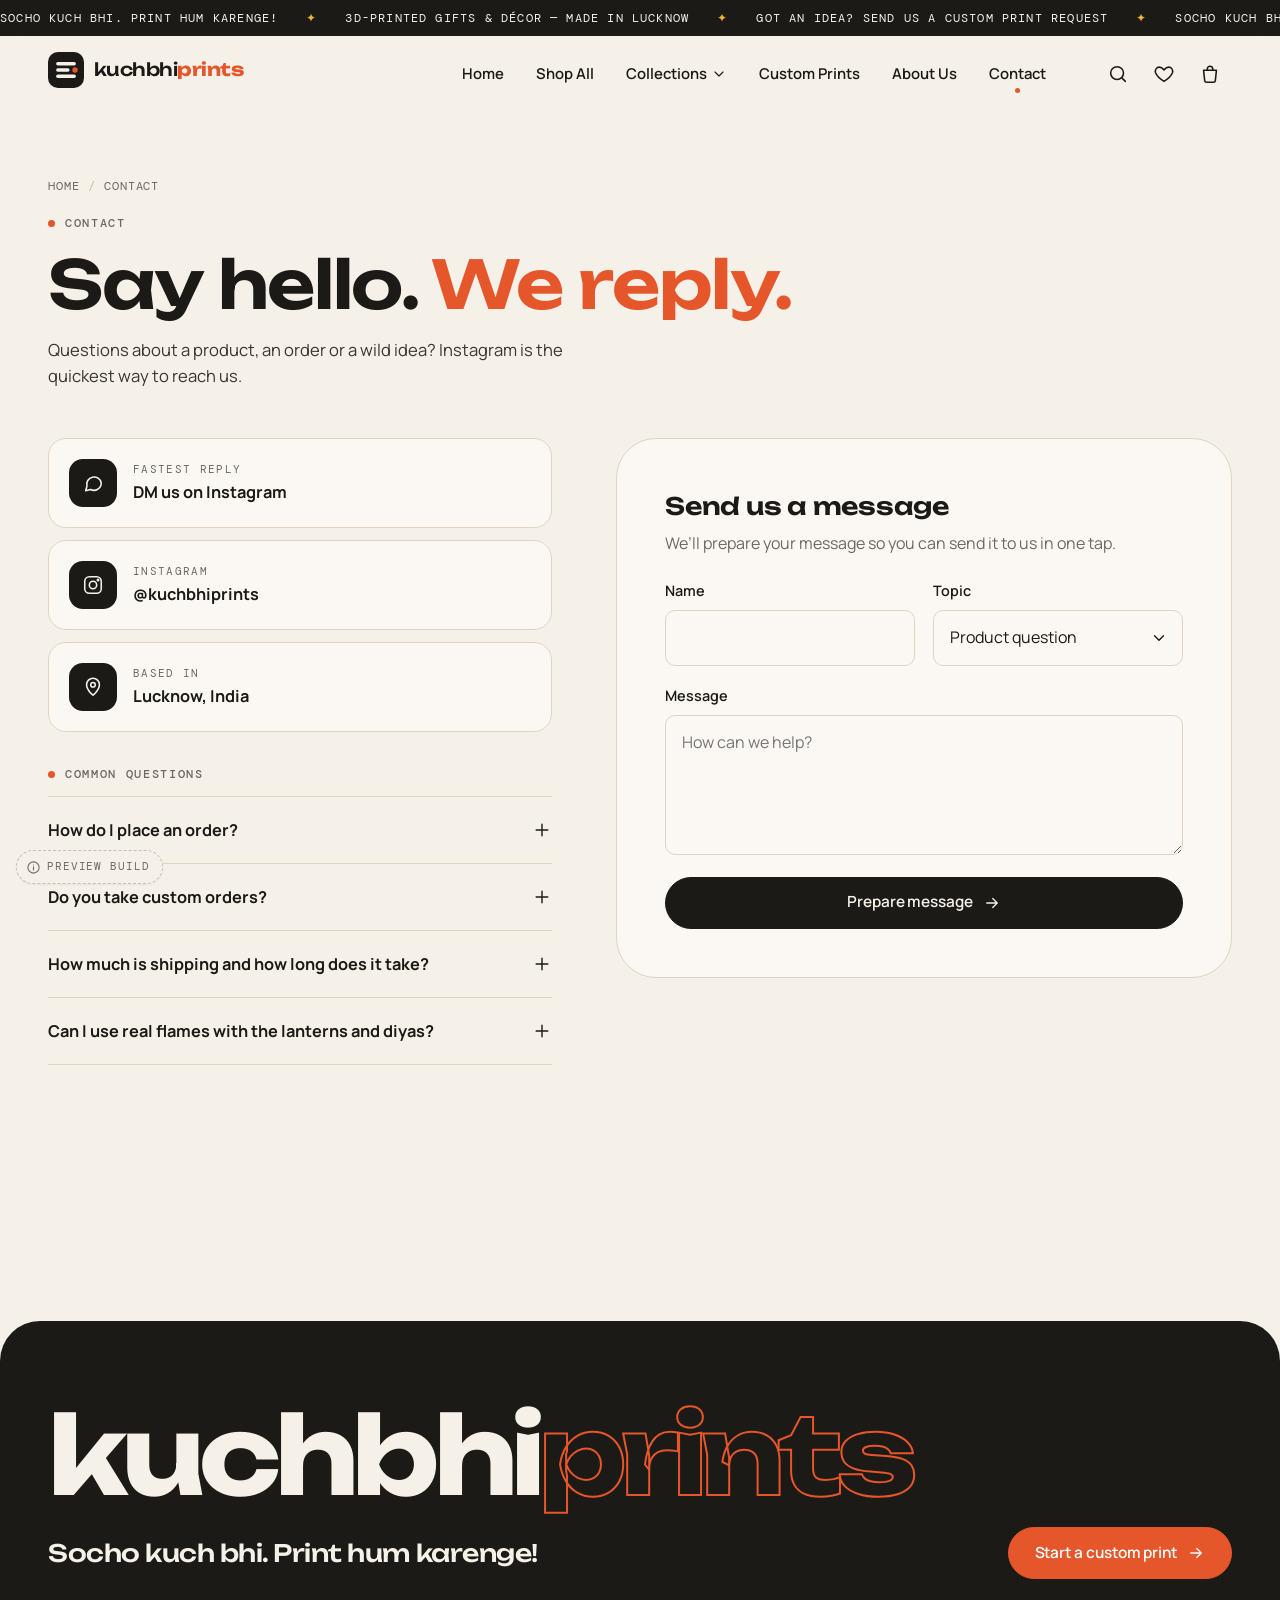
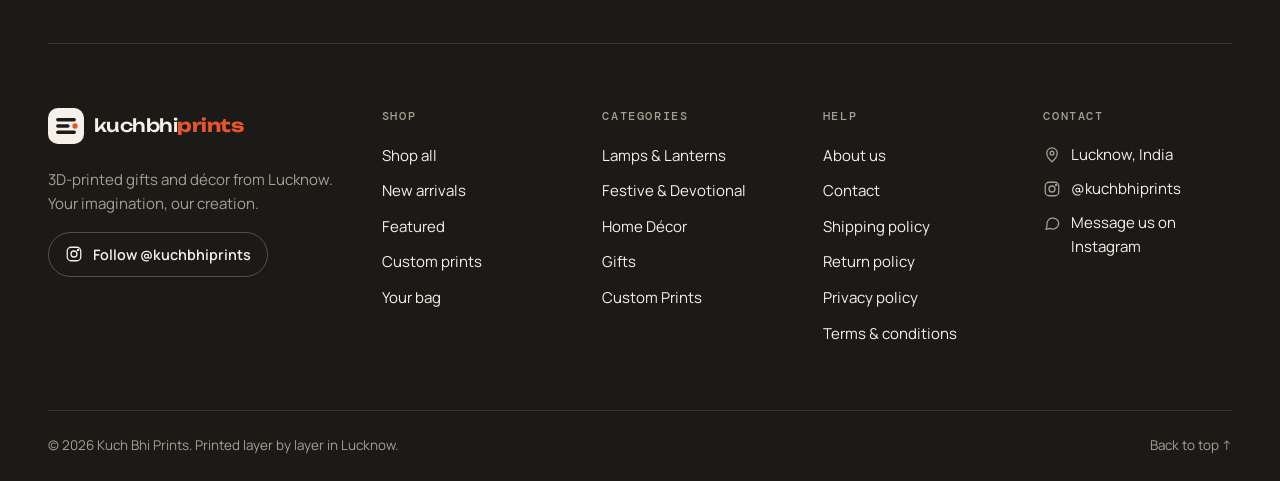
<file: contact.html>
<!doctype html>
<html lang="en-IN">
<head>
  <meta charset="utf-8">
  <meta name="viewport" content="width=device-width, initial-scale=1">
  <title>Contact Us | Kuch Bhi Prints, Lucknow</title>
  <meta name="description" content="Get in touch with Kuch Bhi Prints, makers of 3D-printed gifts and décor in Lucknow. Message us on Instagram @kuchbhiprints.">
  <meta name="theme-color" content="#F5F0E8">
  <link rel="canonical" href="contact.html">
  <link rel="icon" href="assets/icons/favicon.svg" type="image/svg+xml">
  <link rel="preconnect" href="https://fonts.googleapis.com">
  <link rel="preconnect" href="https://fonts.gstatic.com" crossorigin>
  <link href="https://fonts.googleapis.com/css2?family=DM+Mono:wght@400;500&family=Manrope:wght@400;500;600;700;800&family=Unbounded:wght@400;500;600;700&display=swap" rel="stylesheet">
  <link rel="stylesheet" href="css/style.css">
  <link rel="stylesheet" href="css/responsive.css">
</head>
<body data-page="contact">
  <a class="skip-link" href="#main">Skip to content</a>
  <div id="site-header"></div>

  <main id="main">
    <section class="page-hero">
      <div class="container page-hero__inner">
        <nav aria-label="Breadcrumb"><ol class="crumbs"><li><a href="index.html">Home</a></li><li aria-current="page">Contact</li></ol></nav>
        <p class="eyebrow">Contact</p>
        <h1 class="h1">Say hello. <span class="accent">We reply.</span></h1>
        <p class="lead">Questions about a product, an order or a wild idea? Instagram is the quickest way to reach us.</p>
      </div>
    </section>

    <section class="container" style="padding-bottom:var(--section)">
      <div class="split">
        <div class="split__aside">
          <div class="contact-cards" id="contactCards"></div>
          <div>
            <p class="eyebrow" style="margin-bottom:12px">Common questions</p>
            <div class="acc faq" id="faq"></div>
          </div>
        </div>

        <form class="form-card reveal" id="contactForm" novalidate>
          <div>
            <h2 class="form-section__title" style="font-size:1.5rem">Send us a message</h2>
            <p class="muted" style="margin-top:6px">We’ll prepare your message so you can send it to us in one tap.</p>
          </div>
          <div class="form-grid">
            <div class="field">
              <label class="field__label" for="mName">Name</label>
              <input class="input" id="mName" autocomplete="name" required>
              <p class="field__error" id="mNameErr" hidden>Please add your name.</p>
            </div>
            <div class="field">
              <label class="field__label" for="mTopic">Topic</label>
              <select class="select" id="mTopic">
                <option>Product question</option>
                <option>Existing order</option>
                <option>Custom print</option>
                <option>Bulk / corporate gifting</option>
                <option>Something else</option>
              </select>
            </div>
            <div class="field span-2">
              <label class="field__label" for="mMsg">Message</label>
              <textarea class="textarea" id="mMsg" required minlength="5" maxlength="1500" placeholder="How can we help?"></textarea>
              <p class="field__error" id="mMsgErr" hidden>Please write a short message.</p>
            </div>
          </div>
          <button class="btn btn--primary btn--block" type="submit">Prepare message <svg class="ic" viewBox="0 0 24 24" fill="none" stroke="currentColor" stroke-width="1.7" stroke-linecap="round" aria-hidden="true"><path d="M5 12h14M13 6l6 6-6 6"/></svg></button>
        </form>
      </div>
    </section>
  </main>

  <div id="site-footer"></div>

  <script src="js/products.js" defer></script>
  <script src="js/art.js" defer></script>
  <script src="js/cart.js" defer></script>
  <script src="js/main.js" defer></script>
  <script src="js/interactions.js" defer></script>
  <script src="js/pages/contact.js" defer></script>
</body>
</html>
</file>
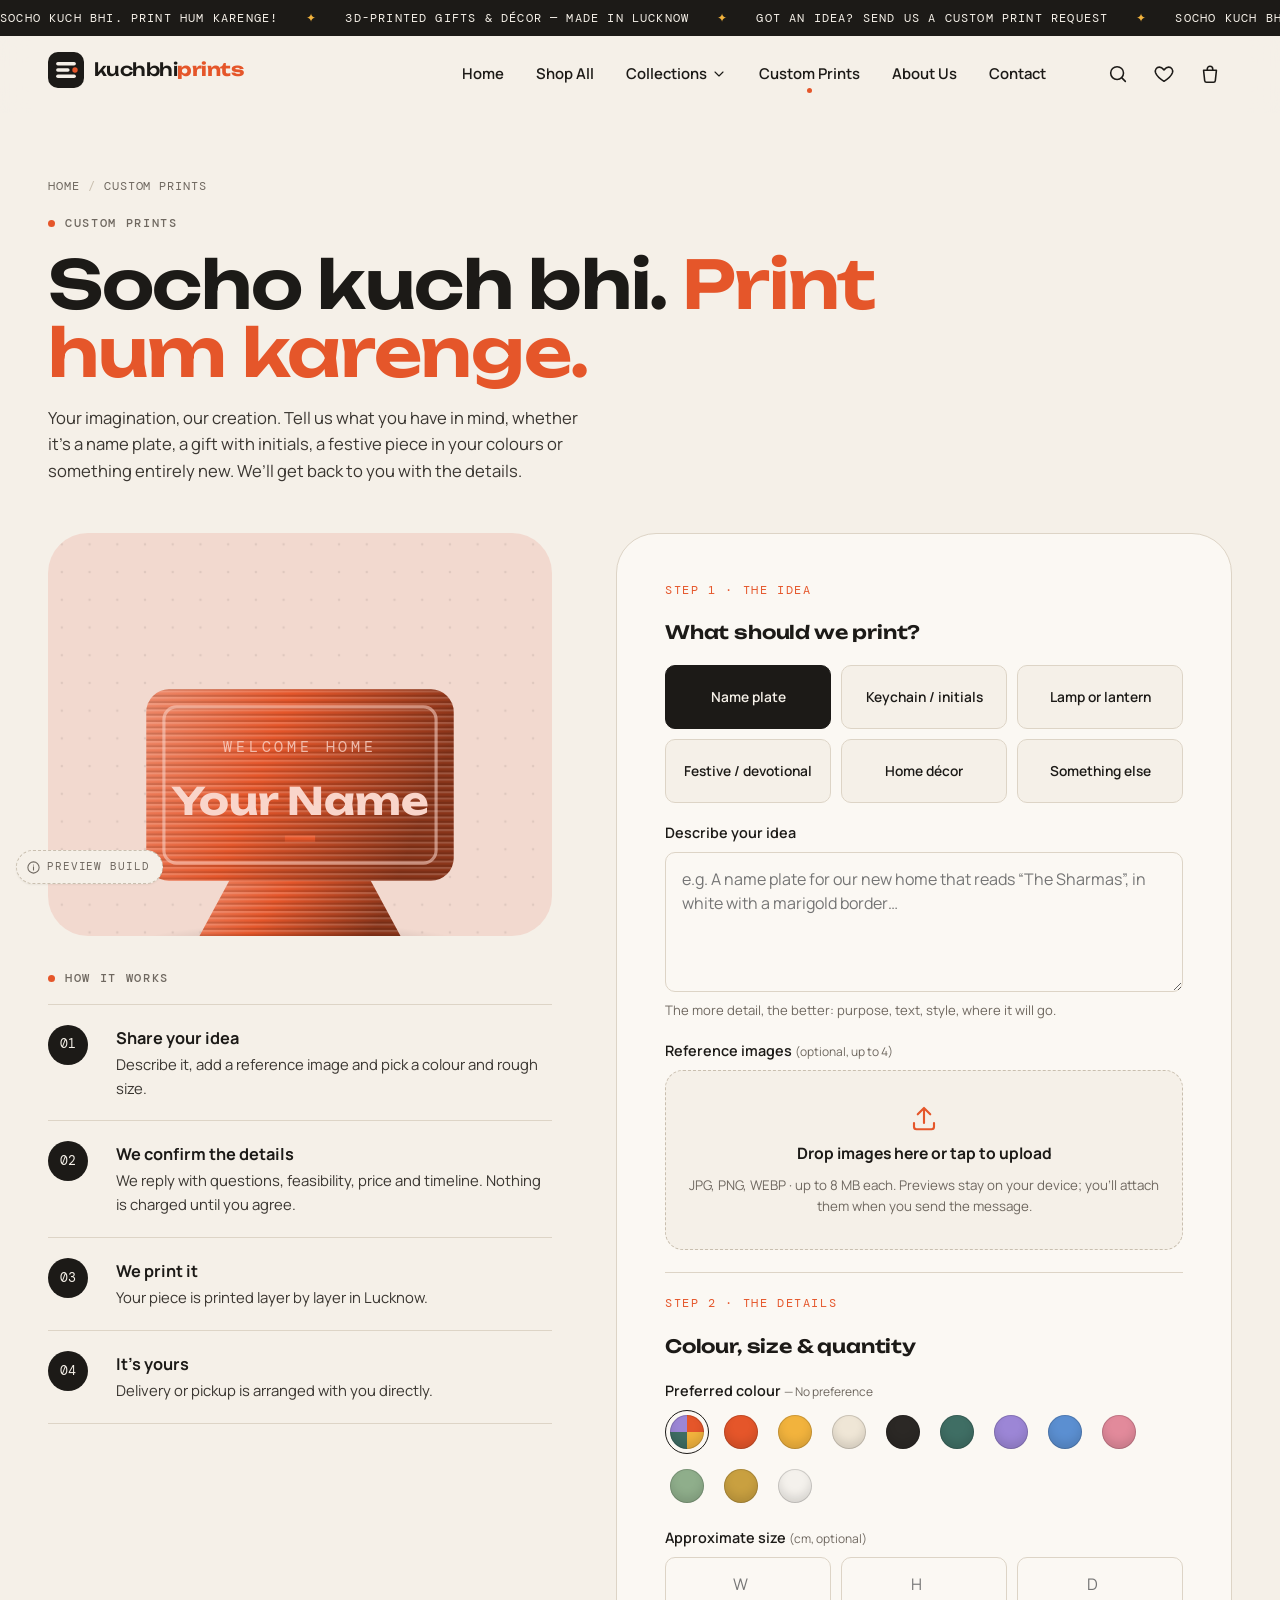
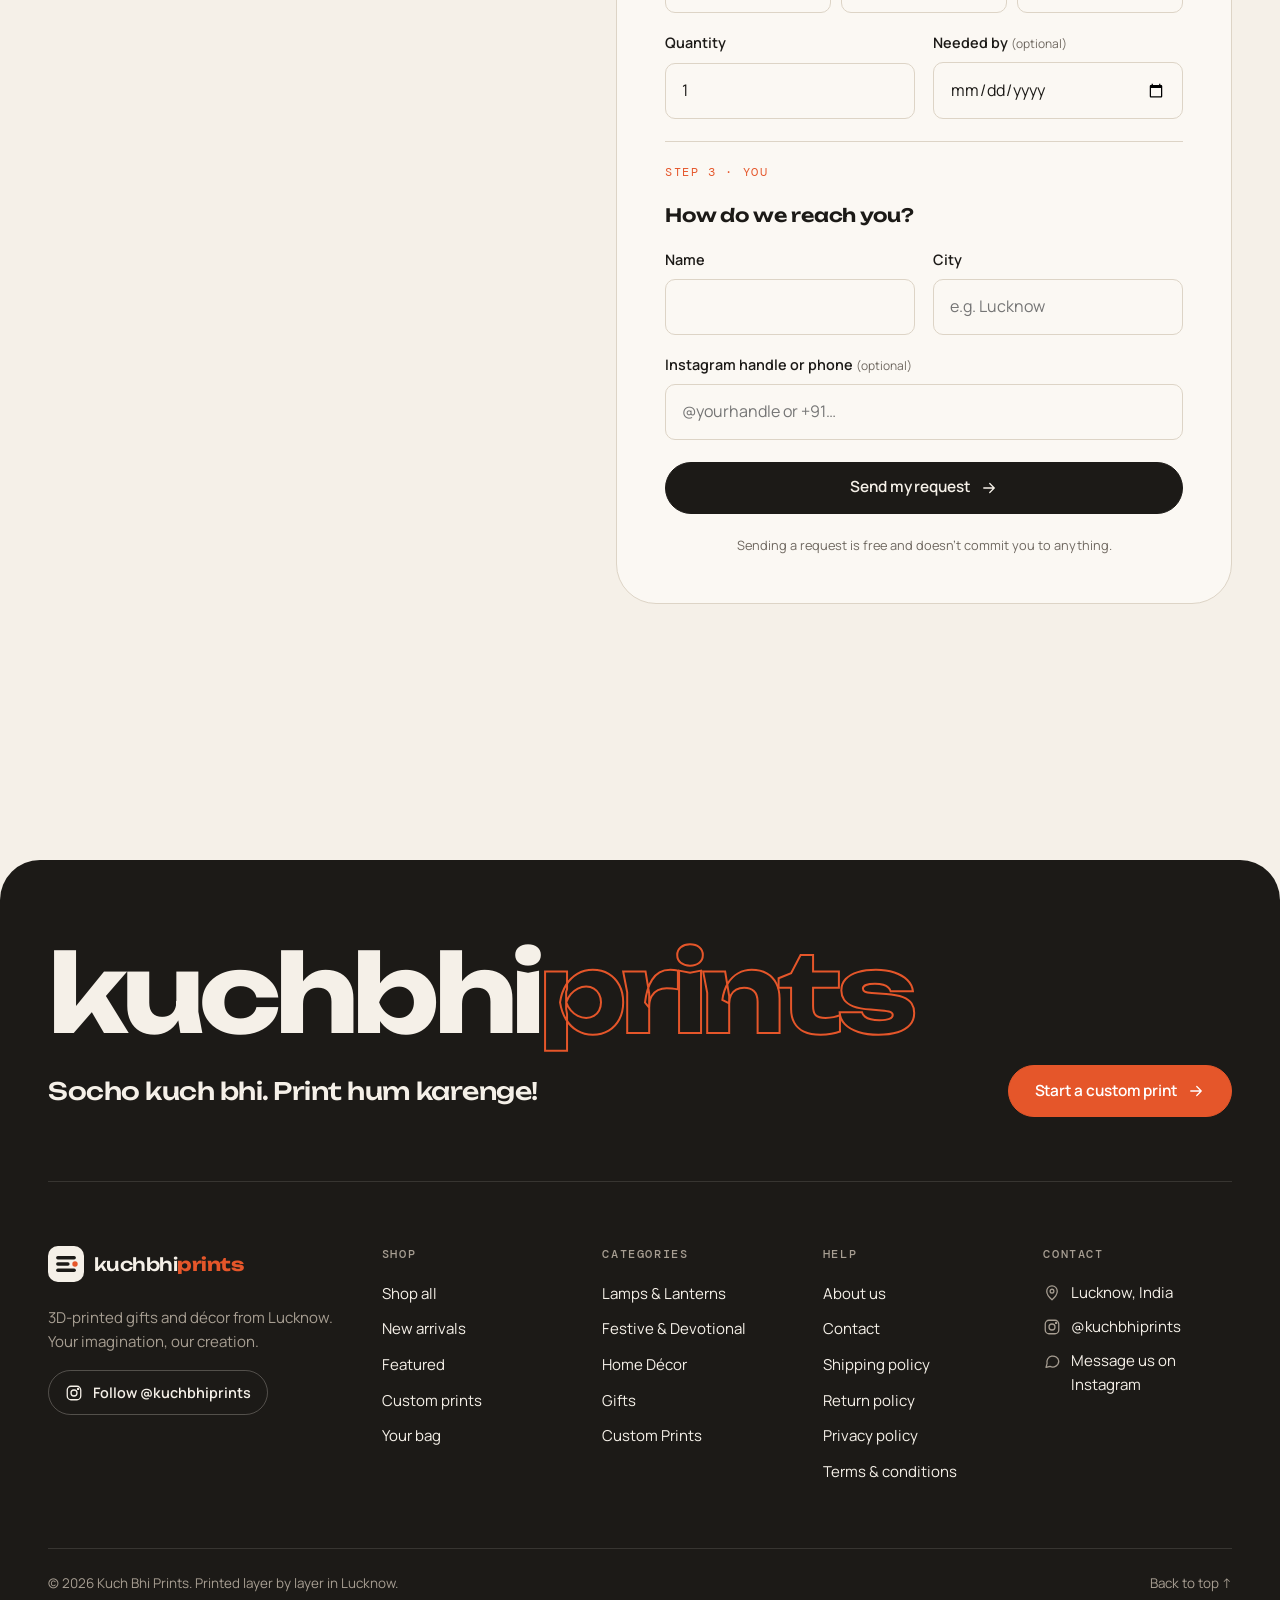
<file: custom.html>
<!doctype html>
<html lang="en-IN">
<head>
  <meta charset="utf-8">
  <meta name="viewport" content="width=device-width, initial-scale=1">
  <title>Custom 3D Printing Requests — Socho Kuch Bhi | Kuch Bhi Prints</title>
  <meta name="description" content="Socho kuch bhi. Print hum karenge! Send Kuch Bhi Prints your idea, reference image, colour and size for a custom 3D-printed piece from Lucknow.">
  <meta name="theme-color" content="#F5F0E8">
  <link rel="canonical" href="custom.html">
  <link rel="icon" href="assets/icons/favicon.svg" type="image/svg+xml">
  <meta property="og:title" content="Custom 3D Prints | Kuch Bhi Prints">
  <meta property="og:description" content="Your imagination, our creation. Request a custom 3D print.">
  <link rel="preconnect" href="https://fonts.googleapis.com">
  <link rel="preconnect" href="https://fonts.gstatic.com" crossorigin>
  <link href="https://fonts.googleapis.com/css2?family=DM+Mono:wght@400;500&family=Manrope:wght@400;500;600;700;800&family=Unbounded:wght@400;500;600;700&display=swap" rel="stylesheet">
  <link rel="stylesheet" href="css/style.css">
  <link rel="stylesheet" href="css/responsive.css">
</head>
<body data-page="custom">
  <a class="skip-link" href="#main">Skip to content</a>
  <div id="site-header"></div>

  <main id="main">
    <section class="page-hero">
      <div class="container page-hero__inner">
        <nav aria-label="Breadcrumb"><ol class="crumbs"><li><a href="index.html">Home</a></li><li aria-current="page">Custom prints</li></ol></nav>
        <p class="eyebrow">Custom prints</p>
        <h1 class="h1">Socho kuch bhi. <span class="accent">Print hum karenge.</span></h1>
        <p class="lead">Your imagination, our creation. Tell us what you have in mind, whether it’s a name plate, a gift with initials, a festive piece in your colours or something entirely new. We’ll get back to you with the details.</p>
      </div>
    </section>

    <section class="container" style="padding-bottom:var(--section)">
      <div class="split">
        <div class="split__aside">
          <div class="idea-art reveal" id="ideaArt"></div>
          <div>
            <p class="eyebrow" style="margin-bottom:16px">How it works</p>
            <ol class="steps">
              <li class="step"><span class="step__n">01</span><div><h3>Share your idea</h3><p>Describe it, add a reference image and pick a colour and rough size.</p></div></li>
              <li class="step"><span class="step__n">02</span><div><h3>We confirm the details</h3><p>We reply with questions, feasibility, price and timeline. Nothing is charged until you agree.</p></div></li>
              <li class="step"><span class="step__n">03</span><div><h3>We print it</h3><p>Your piece is printed layer by layer in Lucknow.</p></div></li>
              <li class="step"><span class="step__n">04</span><div><h3>It’s yours</h3><p>Delivery or pickup is arranged with you directly.</p></div></li>
            </ol>
          </div>
        </div>

        <form class="form-card reveal" id="customForm" novalidate>
          <div class="form-section">
            <p class="form-step">Step 1 · The idea</p>
            <h2 class="form-section__title">What should we print?</h2>
            <div class="types" role="radiogroup" aria-label="Type of product" id="typeOpts"></div>
            <div class="field">
              <label class="field__label" for="cDesc">Describe your idea</label>
              <textarea class="textarea" id="cDesc" name="description" required minlength="10" maxlength="1200" placeholder="e.g. A name plate for our new home that reads “The Sharmas”, in white with a marigold border…" aria-describedby="cDescHint"></textarea>
              <p class="field__hint" id="cDescHint">The more detail, the better: purpose, text, style, where it will go.</p>
              <p class="field__error" id="cDescErr" hidden>Please describe your idea (at least 10 characters).</p>
            </div>
            <div class="field">
              <span class="field__label" id="uploadLbl">Reference images <small>(optional, up to 4)</small></span>
              <label class="dropzone" id="dropzone">
                <input type="file" id="cFiles" accept="image/png, image/jpeg, image/webp, image/heic" multiple aria-labelledby="uploadLbl" aria-describedby="uploadHint">
                <svg class="ic" viewBox="0 0 24 24" fill="none" stroke="currentColor" stroke-width="1.7" stroke-linecap="round" stroke-linejoin="round" aria-hidden="true"><path d="M12 16V4M7 9l5-5 5 5"/><path d="M4 16v3a2 2 0 0 0 2 2h12a2 2 0 0 0 2-2v-3"/></svg>
                <strong>Drop images here or tap to upload</strong>
                <small id="uploadHint">JPG, PNG, WEBP · up to 8 MB each. Previews stay on your device; you’ll attach them when you send the message.</small>
              </label>
              <div class="previews" id="previews"></div>
              <p class="field__error" id="fileErr" hidden></p>
            </div>
          </div>

          <div class="form-section">
            <p class="form-step">Step 2 · The details</p>
            <h2 class="form-section__title">Colour, size &amp; quantity</h2>
            <div class="field">
              <span class="field__label" id="colourLbl">Preferred colour <small id="colourName">— No preference</small></span>
              <div class="swatches" role="radiogroup" aria-labelledby="colourLbl" id="colourOpts"></div>
            </div>
            <div class="field">
              <span class="field__label" id="dimLbl">Approximate size <small>(cm, optional)</small></span>
              <div class="dims" role="group" aria-labelledby="dimLbl">
                <label class="visually-hidden" for="cW">Width in cm</label><input class="input" id="cW" type="number" min="0" step="0.5" inputmode="decimal" placeholder="W">
                <label class="visually-hidden" for="cH">Height in cm</label><input class="input" id="cH" type="number" min="0" step="0.5" inputmode="decimal" placeholder="H">
                <label class="visually-hidden" for="cD">Depth in cm</label><input class="input" id="cD" type="number" min="0" step="0.5" inputmode="decimal" placeholder="D">
              </div>
            </div>
            <div class="form-grid">
              <div class="field">
                <label class="field__label" for="cQty">Quantity</label>
                <input class="input" id="cQty" type="number" min="1" max="500" value="1" inputmode="numeric">
              </div>
              <div class="field">
                <label class="field__label" for="cDate">Needed by <small>(optional)</small></label>
                <input class="input" id="cDate" type="date">
              </div>
            </div>
          </div>

          <div class="form-section">
            <p class="form-step">Step 3 · You</p>
            <h2 class="form-section__title">How do we reach you?</h2>
            <div class="form-grid">
              <div class="field">
                <label class="field__label" for="cName">Name</label>
                <input class="input" id="cName" autocomplete="name" required>
                <p class="field__error" id="cNameErr" hidden>Please add your name.</p>
              </div>
              <div class="field">
                <label class="field__label" for="cCity">City</label>
                <input class="input" id="cCity" autocomplete="address-level2" placeholder="e.g. Lucknow">
              </div>
              <div class="field span-2">
                <label class="field__label" for="cContact">Instagram handle or phone <small>(optional)</small></label>
                <input class="input" id="cContact" autocomplete="tel" placeholder="@yourhandle or +91…">
              </div>
            </div>
          </div>

          <button class="btn btn--primary btn--block" type="submit">Send my request <svg class="ic" viewBox="0 0 24 24" fill="none" stroke="currentColor" stroke-width="1.7" stroke-linecap="round" aria-hidden="true"><path d="M5 12h14M13 6l6 6-6 6"/></svg></button>
          <p class="fine" style="text-align:center">Sending a request is free and doesn’t commit you to anything.</p>
        </form>
      </div>
    </section>
  </main>

  <div id="site-footer"></div>

  <script src="js/products.js" defer></script>
  <script src="js/art.js" defer></script>
  <script src="js/cart.js" defer></script>
  <script src="js/main.js" defer></script>
  <script src="js/interactions.js" defer></script>
  <script src="js/pages/custom.js" defer></script>
</body>
</html>
</file>
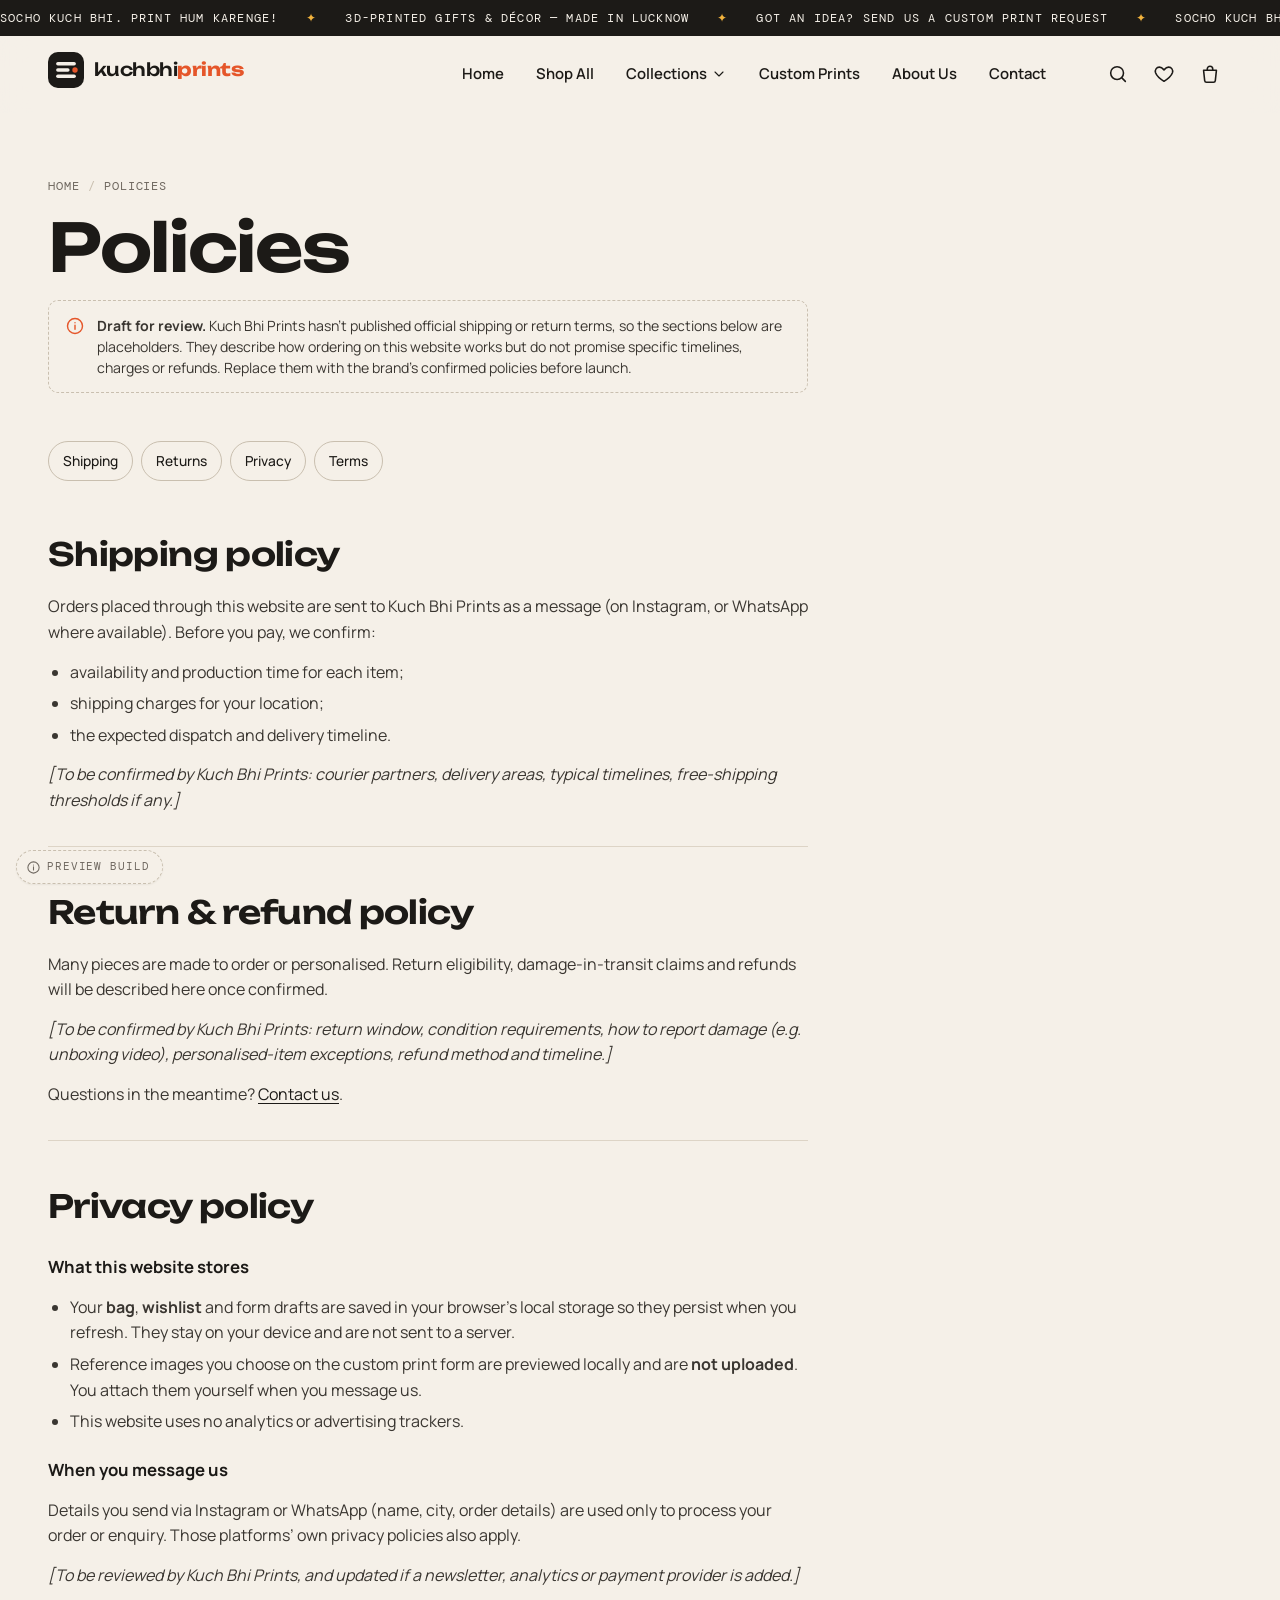
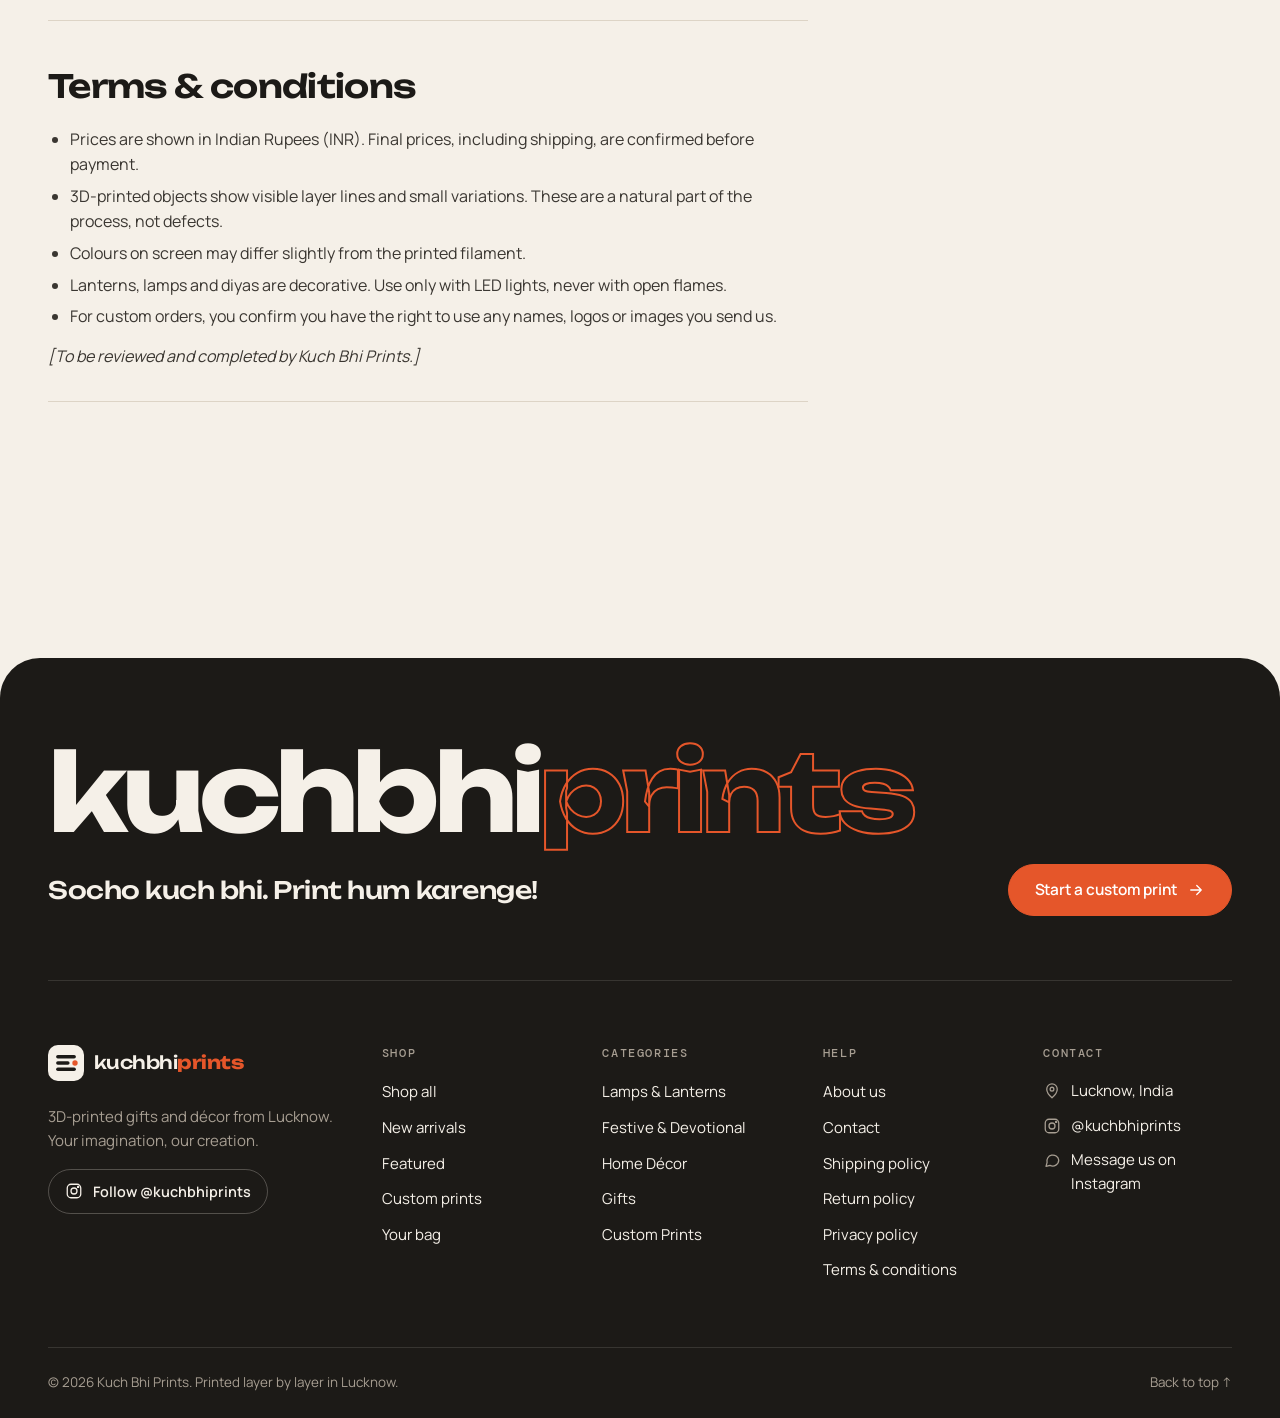
<file: policies.html>
<!doctype html>
<html lang="en-IN">
<head>
  <meta charset="utf-8">
  <meta name="viewport" content="width=device-width, initial-scale=1">
  <title>Policies — Shipping, Returns, Privacy & Terms | Kuch Bhi Prints</title>
  <meta name="description" content="Shipping, returns, privacy and terms for Kuch Bhi Prints.">
  <meta name="theme-color" content="#F5F0E8">
  <link rel="canonical" href="policies.html">
  <link rel="icon" href="assets/icons/favicon.svg" type="image/svg+xml">
  <link rel="preconnect" href="https://fonts.googleapis.com">
  <link rel="preconnect" href="https://fonts.gstatic.com" crossorigin>
  <link href="https://fonts.googleapis.com/css2?family=DM+Mono:wght@400;500&family=Manrope:wght@400;500;600;700;800&family=Unbounded:wght@400;500;600;700&display=swap" rel="stylesheet">
  <link rel="stylesheet" href="css/style.css">
  <link rel="stylesheet" href="css/responsive.css">
</head>
<body data-page="policies">
  <a class="skip-link" href="#main">Skip to content</a>
  <div id="site-header"></div>

  <main id="main">
    <section class="page-hero">
      <div class="container page-hero__inner">
        <nav aria-label="Breadcrumb"><ol class="crumbs"><li><a href="index.html">Home</a></li><li aria-current="page">Policies</li></ol></nav>
        <h1 class="h1">Policies</h1>
        <p class="notice notice--dashed" style="max-width:760px"><svg class="ic" viewBox="0 0 24 24" fill="none" stroke="currentColor" stroke-width="1.7" stroke-linecap="round" aria-hidden="true"><circle cx="12" cy="12" r="9"/><path d="M12 11v5M12 8h.01"/></svg><span><strong>Draft for review.</strong> Kuch Bhi Prints hasn’t published official shipping or return terms, so the sections below are placeholders. They describe how ordering on this website works but do not promise specific timelines, charges or refunds. Replace them with the brand’s confirmed policies before launch.</span></p>
      </div>
    </section>

    <section class="container" style="padding-bottom:var(--section)">
      <nav class="policy-nav" aria-label="Policy sections">
        <a class="chip" href="#shipping">Shipping</a>
        <a class="chip" href="#returns">Returns</a>
        <a class="chip" href="#privacy">Privacy</a>
        <a class="chip" href="#terms">Terms</a>
      </nav>
      <div class="prose">
        <div class="policy-block">
          <h2 id="shipping">Shipping policy</h2>
          <p>Orders placed through this website are sent to Kuch Bhi Prints as a message (on Instagram, or WhatsApp where available). Before you pay, we confirm:</p>
          <ul>
            <li>availability and production time for each item;</li>
            <li>shipping charges for your location;</li>
            <li>the expected dispatch and delivery timeline.</li>
          </ul>
          <p><em>[To be confirmed by Kuch Bhi Prints: courier partners, delivery areas, typical timelines, free-shipping thresholds if any.]</em></p>
        </div>

        <div class="policy-block">
          <h2 id="returns">Return &amp; refund policy</h2>
          <p>Many pieces are made to order or personalised. Return eligibility, damage-in-transit claims and refunds will be described here once confirmed.</p>
          <p><em>[To be confirmed by Kuch Bhi Prints: return window, condition requirements, how to report damage (e.g. unboxing video), personalised-item exceptions, refund method and timeline.]</em></p>
          <p>Questions in the meantime? <a href="contact.html">Contact us</a>.</p>
        </div>

        <div class="policy-block">
          <h2 id="privacy">Privacy policy</h2>
          <h3>What this website stores</h3>
          <ul>
            <li>Your <strong>bag</strong>, <strong>wishlist</strong> and form drafts are saved in your browser’s local storage so they persist when you refresh. They stay on your device and are not sent to a server.</li>
            <li>Reference images you choose on the custom print form are previewed locally and are <strong>not uploaded</strong>. You attach them yourself when you message us.</li>
            <li>This website uses no analytics or advertising trackers.</li>
          </ul>
          <h3>When you message us</h3>
          <p>Details you send via Instagram or WhatsApp (name, city, order details) are used only to process your order or enquiry. Those platforms’ own privacy policies also apply.</p>
          <p><em>[To be reviewed by Kuch Bhi Prints, and updated if a newsletter, analytics or payment provider is added.]</em></p>
        </div>

        <div class="policy-block">
          <h2 id="terms">Terms &amp; conditions</h2>
          <ul>
            <li>Prices are shown in Indian Rupees (INR). Final prices, including shipping, are confirmed before payment.</li>
            <li>3D-printed objects show visible layer lines and small variations. These are a natural part of the process, not defects.</li>
            <li>Colours on screen may differ slightly from the printed filament.</li>
            <li>Lanterns, lamps and diyas are decorative. Use only with LED lights, never with open flames.</li>
            <li>For custom orders, you confirm you have the right to use any names, logos or images you send us.</li>
          </ul>
          <p><em>[To be reviewed and completed by Kuch Bhi Prints.]</em></p>
        </div>
      </div>
    </section>
  </main>

  <div id="site-footer"></div>

  <script src="js/products.js" defer></script>
  <script src="js/art.js" defer></script>
  <script src="js/cart.js" defer></script>
  <script src="js/main.js" defer></script>
  <script src="js/interactions.js" defer></script>
</body>
</html>
</file>
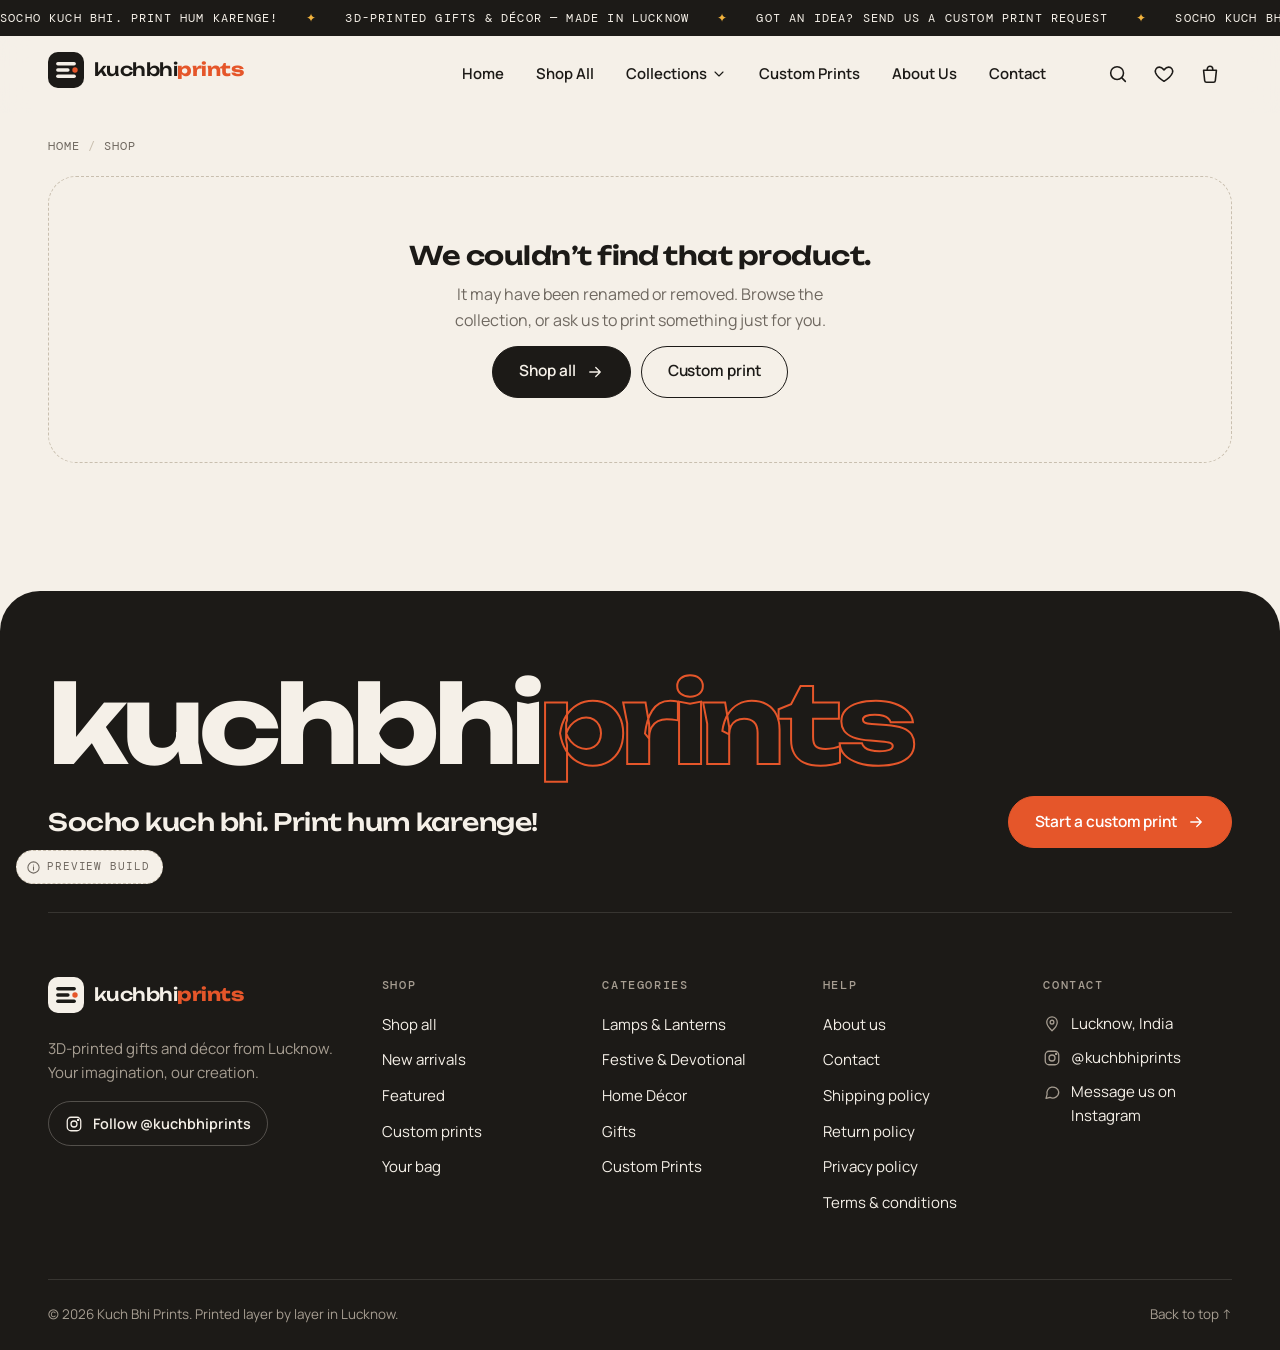
<file: product.html>
<!doctype html>
<html lang="en-IN">
<head>
  <meta charset="utf-8">
  <meta name="viewport" content="width=device-width, initial-scale=1">
  <title>Product | Kuch Bhi Prints</title>
  <meta name="description" content="3D-printed objects from Kuch Bhi Prints, Lucknow.">
  <meta name="theme-color" content="#F5F0E8">
  <link rel="icon" href="assets/icons/favicon.svg" type="image/svg+xml">
  <meta property="og:type" content="product">
  <meta property="og:site_name" content="Kuch Bhi Prints">
  <link rel="preconnect" href="https://fonts.googleapis.com">
  <link rel="preconnect" href="https://fonts.gstatic.com" crossorigin>
  <link href="https://fonts.googleapis.com/css2?family=DM+Mono:wght@400;500&family=Manrope:wght@400;500;600;700;800&family=Unbounded:wght@400;500;600;700&display=swap" rel="stylesheet">
  <link rel="stylesheet" href="css/style.css">
  <link rel="stylesheet" href="css/responsive.css">
</head>
<body data-page="product" class="page-product">
  <a class="skip-link" href="#main">Skip to content</a>
  <div id="site-header"></div>

  <main id="main">
    <div class="container" style="padding-top:24px;padding-bottom:20px">
      <nav aria-label="Breadcrumb"><ol class="crumbs" id="crumbs"><li><a href="index.html">Home</a></li><li><a href="shop.html">Shop</a></li></ol></nav>
    </div>

    <section class="container" id="pdp" aria-live="polite">
      <!-- Rendered by js/pages/product.js -->
      <noscript><p>Please enable JavaScript to view product details.</p></noscript>
    </section>

    <section class="section" id="relatedSection" aria-labelledby="relTitle" hidden>
      <div class="container">
        <div class="section-head">
          <div class="section-head__copy">
            <p class="eyebrow">You may also like</p>
            <h2 class="h2" id="relTitle">More from the collection.</h2>
          </div>
          <a class="link-arrow" href="shop.html" id="relLink">Shop all</a>
        </div>
        <div class="grid" id="related" data-stagger></div>
      </div>
    </section>
  </main>

  <div class="sticky-buy" id="stickyBuy" aria-hidden="true"></div>

  <div id="site-footer"></div>

  <script src="js/products.js" defer></script>
  <script src="js/art.js" defer></script>
  <script src="js/cart.js" defer></script>
  <script src="js/main.js" defer></script>
  <script src="js/interactions.js" defer></script>
  <script src="js/pages/product.js" defer></script>
</body>
</html>
</file>
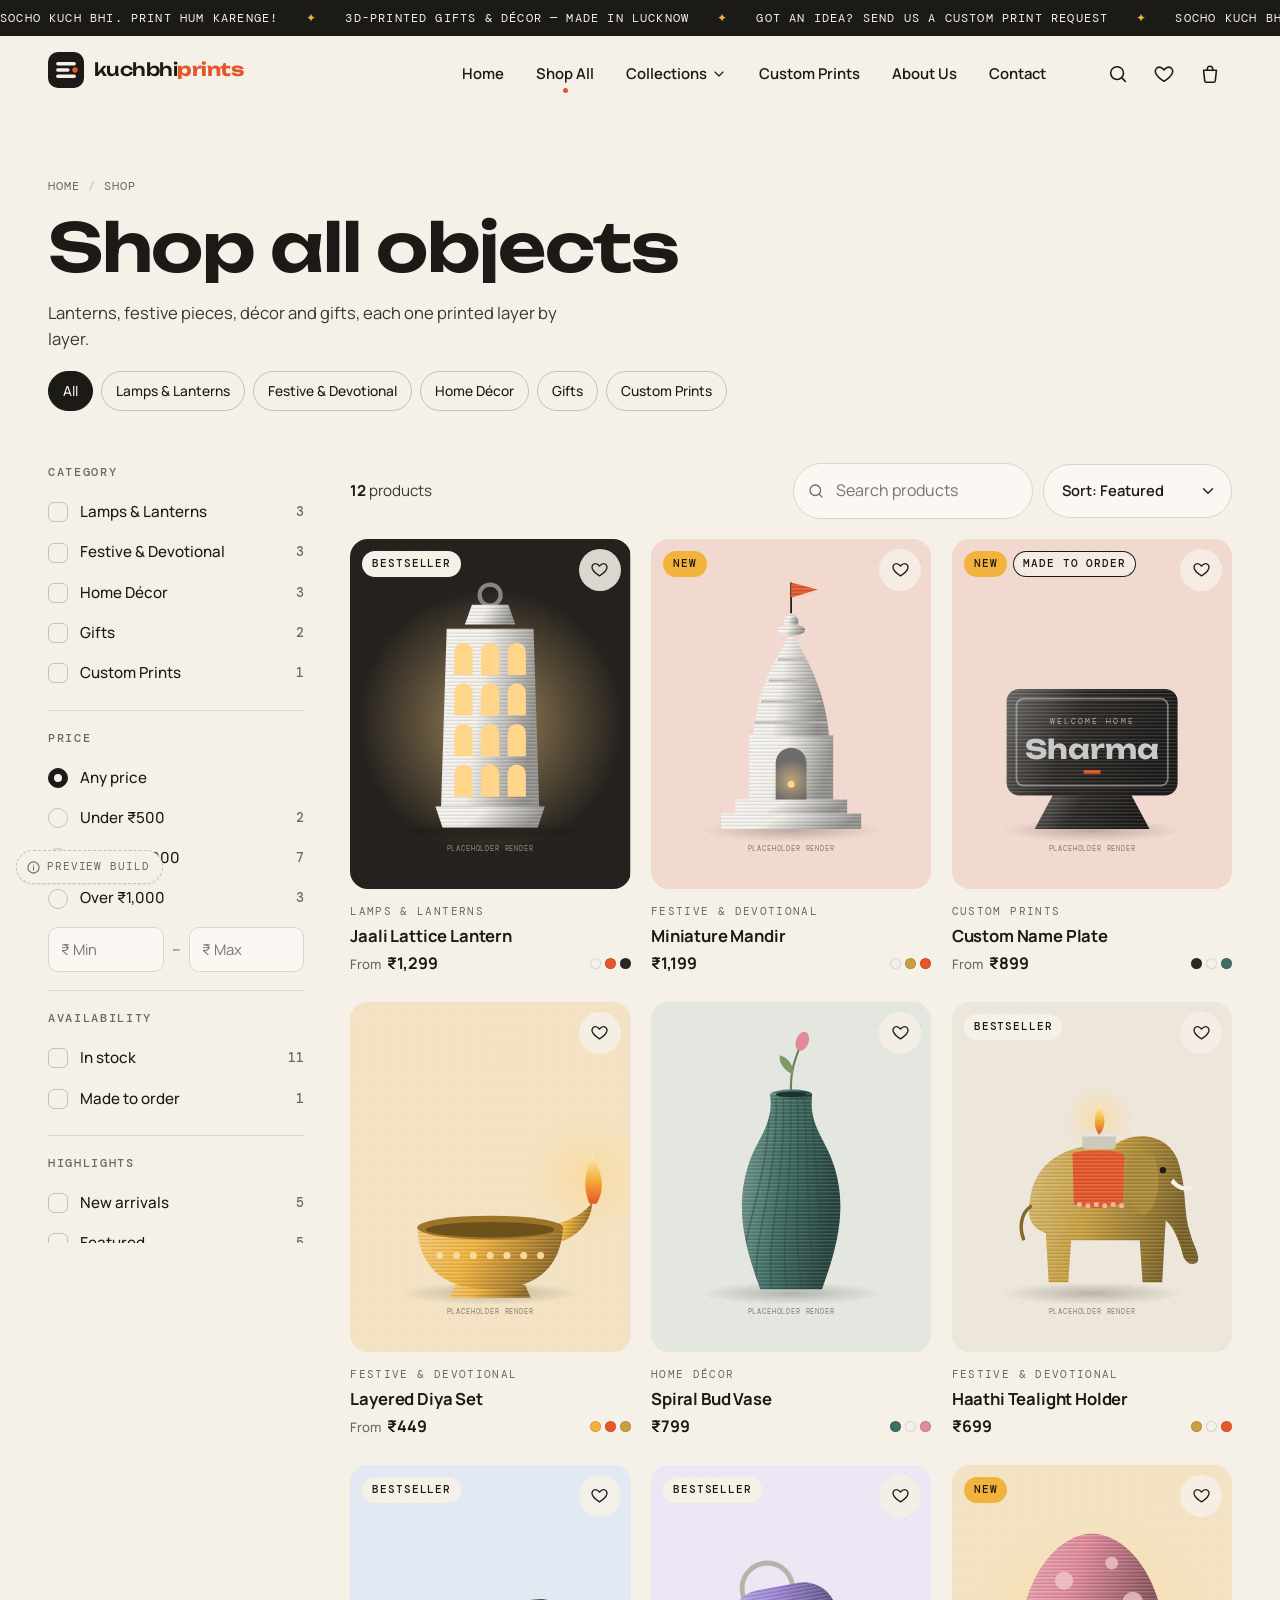
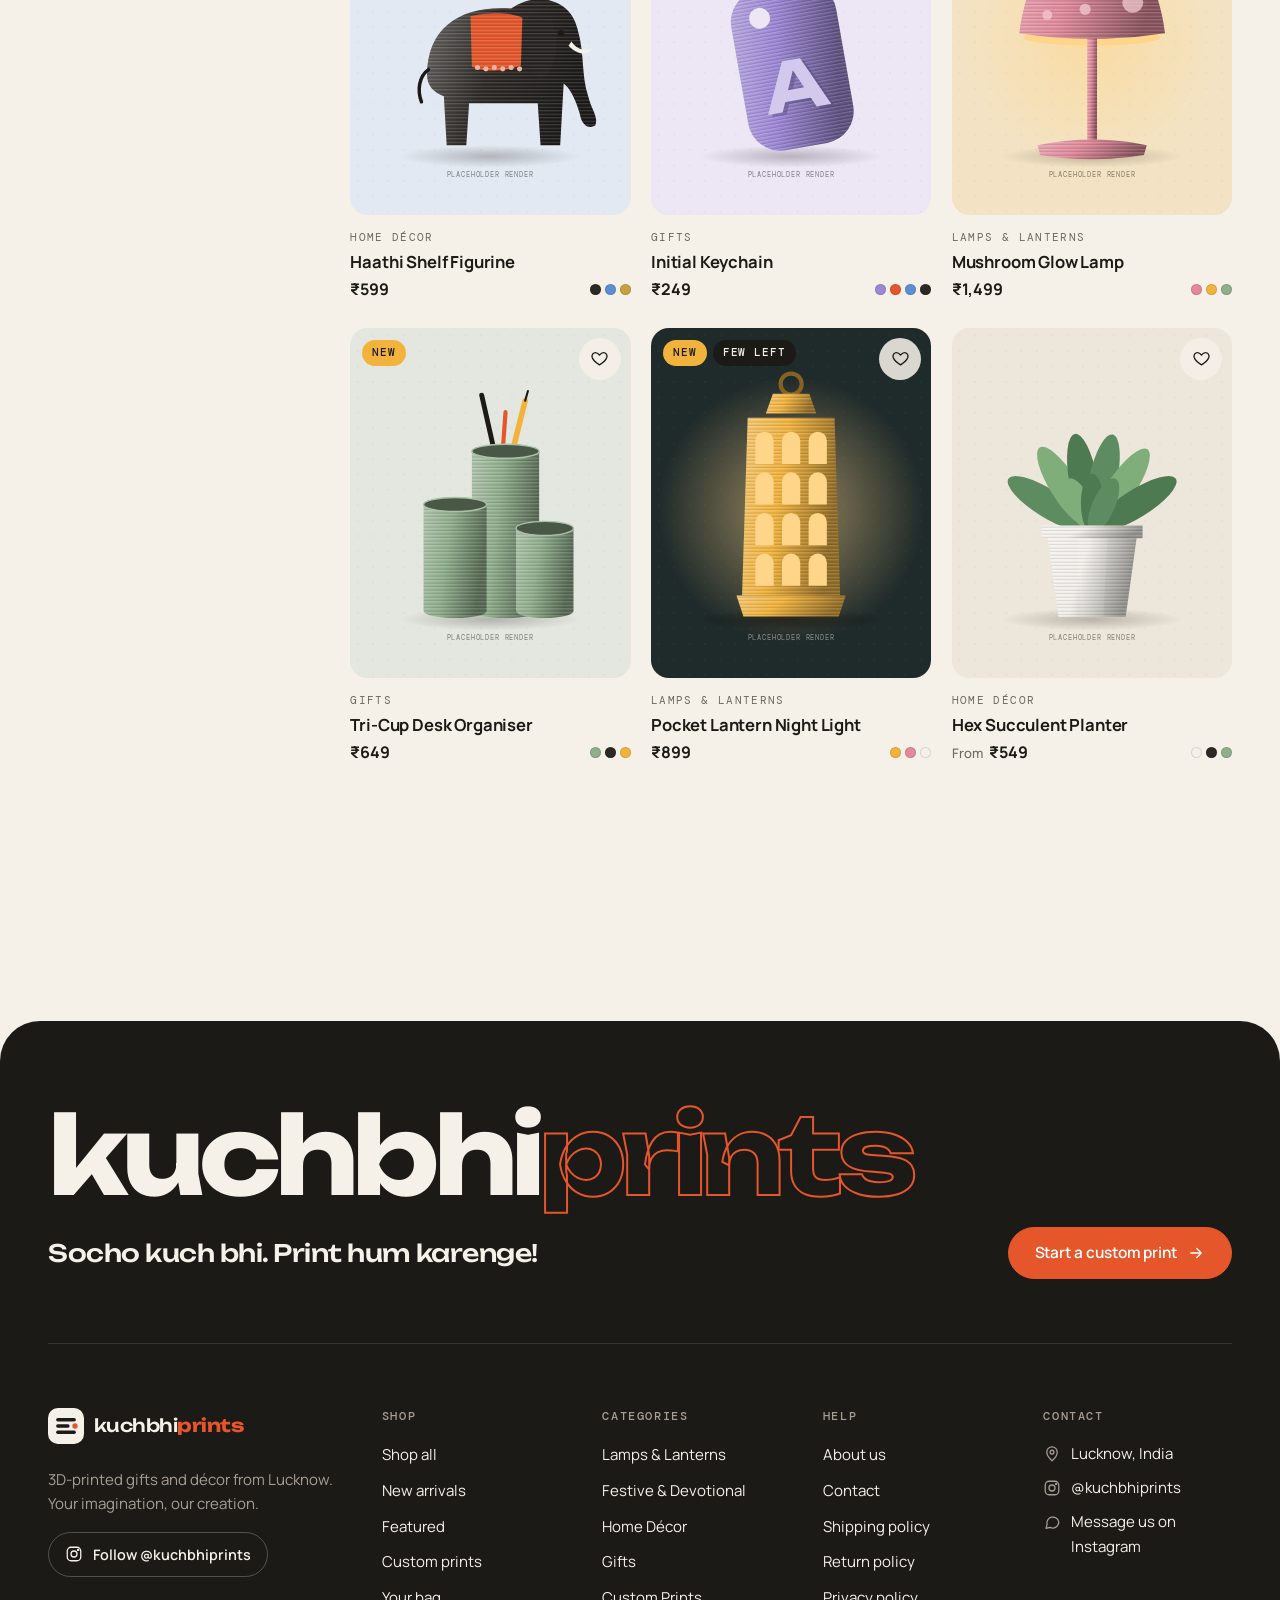
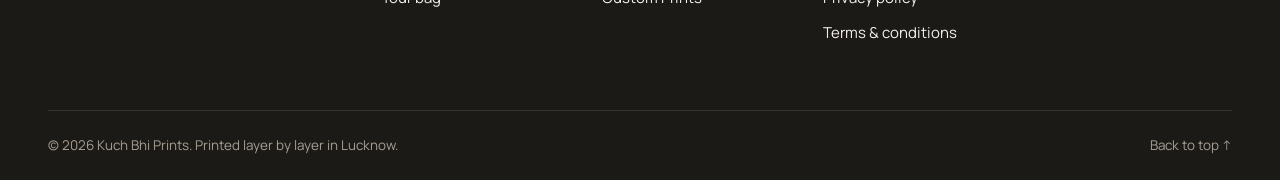
<file: shop.html>
<!doctype html>
<html lang="en-IN">
<head>
  <meta charset="utf-8">
  <meta name="viewport" content="width=device-width, initial-scale=1">
  <title>Shop All — 3D-Printed Lamps, Décor & Gifts | Kuch Bhi Prints</title>
  <meta name="description" content="Shop 3D-printed lanterns, festive décor, home objects, gifts and custom prints from Kuch Bhi Prints, Lucknow. Filter by category, price, colour and availability.">
  <meta name="theme-color" content="#F5F0E8">
  <link rel="canonical" href="shop.html">
  <link rel="icon" href="assets/icons/favicon.svg" type="image/svg+xml">
  <meta property="og:title" content="Shop All | Kuch Bhi Prints">
  <meta property="og:description" content="3D-printed lanterns, festive décor, gifts and custom prints.">
  <link rel="preconnect" href="https://fonts.googleapis.com">
  <link rel="preconnect" href="https://fonts.gstatic.com" crossorigin>
  <link href="https://fonts.googleapis.com/css2?family=DM+Mono:wght@400;500&family=Manrope:wght@400;500;600;700;800&family=Unbounded:wght@400;500;600;700&display=swap" rel="stylesheet">
  <link rel="stylesheet" href="css/style.css">
  <link rel="stylesheet" href="css/responsive.css">
</head>
<body data-page="shop">
  <a class="skip-link" href="#main">Skip to content</a>
  <div id="site-header"></div>

  <main id="main">
    <section class="page-hero">
      <div class="container page-hero__inner">
        <nav aria-label="Breadcrumb"><ol class="crumbs"><li><a href="index.html">Home</a></li><li><a href="shop.html">Shop</a></li><li id="crumbCat" hidden></li></ol></nav>
        <h1 class="h1" id="shopTitle">Shop all objects</h1>
        <p class="lead" id="shopLead">Lanterns, festive pieces, décor and gifts, each one printed layer by layer.</p>
        <div class="shop-cats" id="shopCats" role="group" aria-label="Quick category filter"></div>
      </div>
    </section>

    <section class="section" style="padding-top:0">
      <div class="container shop">
        <aside class="filters" id="filters" aria-label="Product filters">
          <div class="filters__head">
            <h2>Filters</h2>
            <button class="icon-btn" type="button" data-close aria-label="Close filters"><svg class="ic" viewBox="0 0 24 24" fill="none" stroke="currentColor" stroke-width="1.7" stroke-linecap="round" aria-hidden="true"><path d="M6 6l12 12M18 6 6 18"/></svg></button>
          </div>
          <form class="filters__body" id="filterForm" onsubmit="return false">
            <fieldset class="fgroup">
              <legend class="fgroup__title">Category</legend>
              <div class="fopts" id="fCats"></div>
            </fieldset>
            <fieldset class="fgroup">
              <legend class="fgroup__title">Price</legend>
              <div class="fopts" id="fPrice"></div>
              <div class="price-range" style="margin-top:10px">
                <label class="visually-hidden" for="fMin">Minimum price</label>
                <input class="input" id="fMin" type="number" inputmode="numeric" min="0" step="50" placeholder="₹ Min">
                <span aria-hidden="true">–</span>
                <label class="visually-hidden" for="fMax">Maximum price</label>
                <input class="input" id="fMax" type="number" inputmode="numeric" min="0" step="50" placeholder="₹ Max">
              </div>
            </fieldset>
            <fieldset class="fgroup">
              <legend class="fgroup__title">Availability</legend>
              <div class="fopts" id="fAvail"></div>
            </fieldset>
            <fieldset class="fgroup">
              <legend class="fgroup__title">Highlights</legend>
              <div class="fopts" id="fFlags"></div>
            </fieldset>
            <fieldset class="fgroup">
              <legend class="fgroup__title">Colour</legend>
              <div class="swatches" id="fColours" style="gap:6px"></div>
            </fieldset>
          </form>
          <div class="filters__foot">
            <button class="btn btn--ghost btn--sm" type="button" data-clear-filters>Clear all</button>
            <button class="btn btn--primary btn--sm" type="button" data-close id="showResults">Show results</button>
          </div>
        </aside>

        <div class="results">
          <div class="toolbar">
            <p class="toolbar__count" id="resultCount" aria-live="polite"></p>
            <div class="toolbar__right">
              <div class="toolbar__search">
                <svg class="ic" viewBox="0 0 24 24" fill="none" stroke="currentColor" stroke-width="1.7" stroke-linecap="round" aria-hidden="true"><circle cx="11" cy="11" r="7"/><path d="m20 20-3.5-3.5"/></svg>
                <label class="visually-hidden" for="shopSearch">Search products</label>
                <input class="input" id="shopSearch" type="search" placeholder="Search products" autocomplete="off">
              </div>
              <button class="btn btn--ghost btn--sm filter-toggle" type="button" data-open="filters" aria-controls="filters" aria-expanded="false"><svg class="ic" viewBox="0 0 24 24" fill="none" stroke="currentColor" stroke-width="1.7" stroke-linecap="round" aria-hidden="true"><path d="M4 6h16M7 12h10M10 18h4"/></svg> Filters <span id="filterCount"></span></button>
              <label class="visually-hidden" for="sortSelect">Sort products</label>
              <select class="select" id="sortSelect">
                <option value="featured">Sort: Featured</option>
                <option value="newest">Sort: Newest</option>
                <option value="price-asc">Price: Low to high</option>
                <option value="price-desc">Price: High to low</option>
                <option value="name">Name: A–Z</option>
              </select>
            </div>
          </div>
          <div class="active-filters" id="activeFilters"></div>
          <div class="grid grid--3" id="shopGrid"></div>
        </div>
      </div>
    </section>
  </main>

  <div id="site-footer"></div>

  <script src="js/products.js" defer></script>
  <script src="js/art.js" defer></script>
  <script src="js/cart.js" defer></script>
  <script src="js/main.js" defer></script>
  <script src="js/interactions.js" defer></script>
  <script src="js/pages/shop.js" defer></script>
</body>
</html>
</file>
<file: css/style.css>
/* =========================================================================
   KUCH BHI PRINTS — core stylesheet
   1. Tokens   2. Base   3. Type & utilities   4. Buttons & controls
   5. Announcement + header + mega menu   6. Drawers, search, modal, toasts
   7. Cards   8. Home sections   9. Inner pages (shop, product, cart, forms)
   10. Footer   11. Motion
   ========================================================================= */

/* ---------- 1. Tokens ---------- */
:root {
  --paper: #F5F0E8;
  --paper-2: #EDE6DA;
  --paper-3: #E4DBCC;
  --card: #FBF8F3;
  --ink: #1C1A17;
  --ink-2: #3A3631;
  --mute: #6F6860;
  --line: #DDD4C6;
  --line-2: #C9BFAF;

  --accent: #E5562A;       /* Vermilion — primary accent */
  --accent-ink: #B83E18;
  --marigold: #F2B33D;     /* Marigold — secondary accent */
  --glow: #FFD58A;

  --dark: #1C1A17;
  --dark-2: #26231F;
  --dark-3: #33302B;
  --on-dark: #F5F0E8;
  --on-dark-mute: #A79E92;

  --ff-display: 'Unbounded', ui-sans-serif, system-ui, sans-serif;
  --ff-body: 'Manrope', ui-sans-serif, system-ui, -apple-system, 'Segoe UI', sans-serif;
  --ff-mono: 'DM Mono', ui-monospace, 'SFMono-Regular', Menlo, monospace;

  --r-xs: 6px;
  --r-sm: 10px;
  --r: 18px;
  --r-lg: 28px;
  --r-xl: 40px;

  --gutter: clamp(16px, 4vw, 48px);
  --max: 1360px;
  --section: clamp(72px, 10vw, 140px);
  --header-h: 76px;

  --ease: cubic-bezier(.2, .7, .2, 1);
  --ease-out: cubic-bezier(.16, 1, .3, 1);
  --shadow-sm: 0 1px 2px rgba(28, 26, 23, .06);
  --shadow: 0 1px 0 rgba(28, 26, 23, .04), 0 18px 40px -18px rgba(28, 26, 23, .28);
  --shadow-lg: 0 40px 80px -30px rgba(28, 26, 23, .45);
}

/* ---------- 2. Base ---------- */
*, *::before, *::after { box-sizing: border-box; }
html { -webkit-text-size-adjust: 100%; scroll-behavior: auto; }
html.is-locked { overflow: hidden; }
body {
  margin: 0;
  background: var(--paper);
  color: var(--ink);
  font-family: var(--ff-body);
  font-size: 16px;
  line-height: 1.6;
  -webkit-font-smoothing: antialiased;
  text-rendering: optimizeLegibility;
  overflow-x: hidden;
}
img, svg, video { display: block; max-width: 100%; }
img { height: auto; }
a { color: inherit; text-decoration: none; }
button, input, select, textarea { font: inherit; color: inherit; }
button { cursor: pointer; background: none; border: 0; padding: 0; }
ul, ol { margin: 0; padding: 0; list-style: none; }
h1, h2, h3, h4, p, figure, blockquote { margin: 0; }
::selection { background: var(--accent); color: #fff; }
:focus-visible { outline: 2px solid var(--accent); outline-offset: 3px; border-radius: 4px; }
[hidden] { display: none !important; }

.skip-link {
  position: fixed; left: 16px; top: -60px; z-index: 999;
  background: var(--ink); color: var(--paper); padding: 10px 16px; border-radius: var(--r-sm);
  transition: top .2s var(--ease);
}
.skip-link:focus { top: 16px; }

.container { width: 100%; max-width: var(--max); margin-inline: auto; padding-inline: var(--gutter); }
.section { padding-block: var(--section); }
.section--tight { padding-block: calc(var(--section) * .6); }
.visually-hidden {
  position: absolute !important; width: 1px; height: 1px; padding: 0; margin: -1px;
  overflow: hidden; clip: rect(0 0 0 0); white-space: nowrap; border: 0;
}

/* ---------- 3. Typography & utilities ---------- */
.display, .h1, .h2, .h3 { font-family: var(--ff-display); font-weight: 600; letter-spacing: -.02em; line-height: 1.02; }
.h1 { font-size: clamp(2.3rem, 5.2vw, 4.6rem); }
.h2 { font-size: clamp(1.9rem, 3.9vw, 3.4rem); }
.h3 { font-size: clamp(1.25rem, 2vw, 1.6rem); line-height: 1.15; }
.lead { font-size: clamp(1.02rem, 1.3vw, 1.18rem); color: var(--ink-2); max-width: 54ch; }
.muted { color: var(--mute); }
.accent { color: var(--accent); }
.mono { font-family: var(--ff-mono); }

.eyebrow {
  display: inline-flex; align-items: center; gap: 10px;
  font-family: var(--ff-mono); font-size: .74rem; font-weight: 500;
  letter-spacing: .14em; text-transform: uppercase; color: var(--mute);
}
.eyebrow::before { content: ""; width: 7px; height: 7px; border-radius: 50%; background: var(--accent); flex: none; }
.eyebrow--plain::before { display: none; }
.on-dark .eyebrow { color: var(--on-dark-mute); }

.section-head { display: flex; align-items: flex-end; justify-content: space-between; gap: 24px; margin-bottom: clamp(32px, 4vw, 56px); }
.section-head__copy { display: grid; gap: 14px; max-width: 760px; }
.section-head__copy .lead { margin-top: 4px; }

.link-arrow {
  display: inline-flex; align-items: center; gap: 8px;
  font-weight: 600; font-size: .95rem; border-bottom: 1.5px solid currentColor; padding-bottom: 2px;
  transition: gap .3s var(--ease), color .2s;
}
.link-arrow .ic { width: 18px; height: 18px; }
.link-arrow:hover { gap: 14px; color: var(--accent); }

.ic { width: 22px; height: 22px; flex: none; }
.dot { width: 12px; height: 12px; border-radius: 50%; background: var(--c, #ccc); box-shadow: inset 0 0 0 1px rgba(0,0,0,.12); display: inline-block; flex: none; }

.chip {
  display: inline-flex; align-items: center; gap: 8px;
  padding: 8px 14px; border: 1px solid var(--line-2); border-radius: 999px;
  font-size: .86rem; font-weight: 500; background: transparent; transition: background .2s, border-color .2s, color .2s;
}
.chip:hover { border-color: var(--ink); }
.chip.is-active, .chip[aria-pressed="true"] { background: var(--ink); color: var(--paper); border-color: var(--ink); }
.chip .ic { width: 14px; height: 14px; }

.placeholder-note {
  display: inline-flex; align-items: center; gap: 8px;
  font-family: var(--ff-mono); font-size: .72rem; letter-spacing: .08em; text-transform: uppercase;
  padding: 6px 10px; border: 1px dashed var(--line-2); border-radius: 999px; color: var(--mute);
}
.placeholder-note .ic { width: 14px; height: 14px; }

/* ---------- 4. Buttons & controls ---------- */
.btn {
  --bg: transparent; --fg: var(--ink); --bd: var(--ink);
  position: relative; display: inline-flex; align-items: center; justify-content: center; gap: 10px;
  min-height: 52px; padding: 0 26px; border-radius: 999px;
  background: var(--bg); color: var(--fg); border: 1.5px solid var(--bd);
  font-weight: 600; font-size: .96rem; letter-spacing: -.005em; white-space: nowrap;
  overflow: hidden; isolation: isolate;
  transition: color .35s var(--ease), border-color .35s var(--ease), transform .2s var(--ease), background .35s var(--ease);
}
.btn::before {
  content: ""; position: absolute; inset: 0; z-index: -1; border-radius: inherit;
  background: var(--hover-bg, var(--accent));
  transform: translateY(101%); transition: transform .45s var(--ease-out);
}
.btn:hover::before { transform: translateY(0); }
.btn:active { transform: scale(.98); }
.btn .ic { width: 18px; height: 18px; transition: transform .35s var(--ease); }
.btn:hover .ic { transform: translateX(3px); }
.btn--primary { --bg: var(--ink); --fg: var(--paper); --bd: var(--ink); --hover-bg: var(--accent); }
.btn--primary:hover { --bd: var(--accent); }
.btn--accent { --bg: var(--accent); --fg: #fff; --bd: var(--accent); --hover-bg: var(--ink); }
.btn--accent:hover { --bd: var(--ink); }
.btn--ghost { --hover-bg: var(--ink); }
.btn--ghost:hover { --fg: var(--paper); }
.btn--light { --bg: var(--paper); --fg: var(--ink); --bd: var(--paper); --hover-bg: var(--marigold); }
.btn--ghost-light { --fg: var(--on-dark); --bd: rgba(245,240,232,.4); --hover-bg: var(--paper); }
.btn--ghost-light:hover { --fg: var(--ink); --bd: var(--paper); }
.btn--text { --bd: transparent; min-height: 44px; --hover-bg: transparent; text-decoration: underline; text-underline-offset: 4px; }
.btn--sm { min-height: 40px; padding: 0 16px; font-size: .86rem; }
.btn--block { width: 100%; }
.btn[disabled], .btn.is-disabled { opacity: .45; pointer-events: none; }

.icon-btn {
  position: relative; display: inline-grid; place-items: center;
  width: 44px; height: 44px; border-radius: 50%;
  transition: background .2s var(--ease), transform .2s var(--ease);
}
.icon-btn:hover { background: rgba(28,26,23,.07); }
.icon-btn.is-bump { animation: bump .5s var(--ease-out); }
.count-badge {
  position: absolute; top: 3px; right: 1px; min-width: 19px; height: 19px; padding: 0 5px;
  border-radius: 999px; background: var(--accent); color: #fff;
  font-size: .68rem; font-weight: 700; line-height: 19px; text-align: center;
}

/* Form fields */
.field { display: grid; gap: 8px; }
.field__label { font-weight: 600; font-size: .9rem; }
.field__label small { font-weight: 400; color: var(--mute); }
.field__hint { font-size: .82rem; color: var(--mute); }
.input, .select, .textarea {
  width: 100%; min-height: 52px; padding: 14px 16px;
  background: var(--card); border: 1.5px solid var(--line); border-radius: var(--r-sm);
  transition: border-color .2s, box-shadow .2s, background .2s;
}
.textarea { min-height: 140px; resize: vertical; line-height: 1.5; }
.select { appearance: none; padding-right: 44px; background-image: url("data:image/svg+xml,%3Csvg xmlns='http://www.w3.org/2000/svg' viewBox='0 0 24 24' fill='none' stroke='%231C1A17' stroke-width='1.8' stroke-linecap='round'%3E%3Cpath d='m6 9 6 6 6-6'/%3E%3C/svg%3E"); background-repeat: no-repeat; background-position: right 14px center; background-size: 18px; }
.input:hover, .select:hover, .textarea:hover { border-color: var(--line-2); }
.input:focus, .select:focus, .textarea:focus { outline: none; border-color: var(--ink); box-shadow: 0 0 0 4px rgba(229,86,42,.14); background: #fff; }
.input[aria-invalid="true"], .textarea[aria-invalid="true"], .select[aria-invalid="true"] { border-color: var(--accent); }
.field__error { color: var(--accent-ink); font-size: .82rem; font-weight: 500; }
.form-msg { font-size: .9rem; min-height: 1.4em; }
.form-msg.is-error { color: var(--accent-ink); }
.form-msg.is-ok { color: var(--ink-2); }
.form-msg a { text-decoration: underline; }

.qty {
  display: inline-flex; align-items: center; height: 44px;
  border: 1.5px solid var(--line); border-radius: 999px; overflow: hidden; background: var(--card);
}
.qty button { width: 40px; height: 100%; display: grid; place-items: center; transition: background .2s; }
.qty button:hover:not([disabled]) { background: var(--paper-2); }
.qty button[disabled] { opacity: .35; cursor: not-allowed; }
.qty .ic { width: 16px; height: 16px; }
.qty input { width: 40px; height: 100%; text-align: center; border: 0; background: transparent; font-weight: 600; -moz-appearance: textfield; appearance: textfield; }
.qty input::-webkit-outer-spin-button, .qty input::-webkit-inner-spin-button { -webkit-appearance: none; margin: 0; }
.qty input:focus { outline: none; background: var(--paper-2); }

/* ---------- 5. Announcement, header, mega menu ---------- */
.announce { background: var(--ink); color: var(--on-dark); overflow: hidden; height: 36px; display: flex; align-items: center; }
.announce__track { display: flex; width: max-content; animation: marquee 38s linear infinite; }
.announce:hover .announce__track { animation-play-state: paused; }
.announce__row { display: flex; align-items: center; gap: 28px; padding-right: 28px; font-family: var(--ff-mono); font-size: .74rem; letter-spacing: .1em; text-transform: uppercase; white-space: nowrap; }
.announce__sep { color: var(--marigold); }

.site-header {
  position: sticky; top: 0; z-index: 60;
  background: rgba(245, 240, 232, .82);
  backdrop-filter: saturate(1.4) blur(14px); -webkit-backdrop-filter: saturate(1.4) blur(14px);
  border-bottom: 1px solid transparent;
  transition: transform .45s var(--ease-out), border-color .3s, background .3s;
}
.site-header.is-scrolled { border-bottom-color: var(--line); background: rgba(245, 240, 232, .92); }
.site-header.is-hidden { transform: translateY(-100%); }
.header__inner { height: var(--header-h); display: flex; align-items: center; gap: 24px; transition: height .35s var(--ease); }
.is-scrolled .header__inner { height: 64px; }
.header__logo { flex: none; }
.header__burger { display: none; }
.header__actions { margin-left: auto; display: flex; align-items: center; gap: 2px; }

.logo { display: inline-flex; align-items: center; gap: 10px; color: var(--ink); }
.logo__mark { width: 36px; height: 36px; transition: transform .5s var(--ease-out); }
.header__logo:hover .logo__mark { transform: rotate(-8deg) scale(1.05); }
.logo__word { font-family: var(--ff-display); font-weight: 500; font-size: 1.12rem; letter-spacing: -.03em; line-height: 1; }
.logo__word b { font-weight: 700; color: var(--accent); }
.logo--light { color: var(--on-dark); }
.logo--light .logo__mark rect:not(:first-child) { fill: var(--ink); }

.main-nav { margin-left: auto; }
.main-nav > ul { display: flex; align-items: center; gap: 4px; }
.main-nav a, .mega-toggle {
  position: relative; display: inline-flex; align-items: center; gap: 4px;
  padding: 10px 14px; border-radius: 999px; font-weight: 600; font-size: .93rem;
  transition: background .2s, color .2s;
}
.mega-toggle .ic { width: 16px; height: 16px; transition: transform .3s var(--ease); }
.main-nav a:hover, .mega-toggle:hover { background: rgba(28,26,23,.06); }
.main-nav a[aria-current="page"]::after {
  content: ""; position: absolute; left: 50%; bottom: 3px; width: 5px; height: 5px; margin-left: -2.5px;
  border-radius: 50%; background: var(--accent);
}
.main-nav + .header__actions { margin-left: 12px; }

.has-mega { position: static; }
.mega {
  position: absolute; left: 0; right: 0; top: 100%;
  background: var(--paper); border-top: 1px solid var(--line); border-bottom: 1px solid var(--line);
  box-shadow: 0 30px 60px -30px rgba(28,26,23,.35);
  opacity: 0; visibility: hidden; transform: translateY(-8px);
  transition: opacity .3s var(--ease), transform .4s var(--ease-out), visibility 0s .3s;
}
.has-mega.is-open .mega, .has-mega:focus-within .mega { opacity: 1; visibility: visible; transform: none; transition-delay: 0s; }
@media (hover: hover) {
  .has-mega:hover .mega { opacity: 1; visibility: visible; transform: none; transition-delay: .05s; }
  .has-mega:hover .mega-toggle .ic { transform: rotate(180deg); }
}
.has-mega.is-open .mega-toggle .ic { transform: rotate(180deg); }
.mega__inner { max-width: var(--max); margin: 0 auto; padding: 32px var(--gutter) 40px; display: grid; grid-template-columns: 260px 1fr; gap: 40px; }
.mega__intro { display: grid; align-content: start; gap: 16px; }
.mega__title { font-family: var(--ff-display); font-size: 1.35rem; line-height: 1.15; letter-spacing: -.02em; font-weight: 600; }
.mega__grid { display: grid; grid-template-columns: repeat(5, 1fr); gap: 16px; }
.main-nav .mega__item { display: grid; gap: 6px; padding: 0; border-radius: 0; background: none; align-content: start; }
.main-nav .mega__item:hover { background: none; }
.mega__art { display: block; aspect-ratio: 4/5; border-radius: var(--r); overflow: hidden; }
.mega__art .art { width: 100%; height: 100%; transition: transform .7s var(--ease-out); }
.mega__item:hover .mega__art .art { transform: scale(1.06); }
.mega__name { font-weight: 700; margin-top: 6px; }
.mega__desc { font-size: .82rem; color: var(--mute); font-weight: 500; line-height: 1.4; }

/* ---------- 6. Overlays ---------- */
.scrim {
  position: fixed; inset: 0; z-index: 80; background: rgba(28, 26, 23, .45);
  backdrop-filter: blur(3px); -webkit-backdrop-filter: blur(3px);
  opacity: 0; transition: opacity .3s var(--ease);
}
.scrim.is-visible { opacity: 1; }

.drawer {
  position: fixed; top: 0; bottom: 0; z-index: 90; width: min(440px, 100vw);
  display: flex; flex-direction: column; background: var(--paper);
  box-shadow: var(--shadow-lg); visibility: hidden;
  transition: transform .5s var(--ease-out), visibility 0s .5s;
}
.drawer--right { right: 0; transform: translateX(102%); }
.drawer--left { left: 0; transform: translateX(-102%); }
.drawer.is-open { transform: none; visibility: visible; transition: transform .5s var(--ease-out), visibility 0s; }
.drawer__head { display: flex; align-items: center; justify-content: space-between; gap: 16px; padding: 18px 20px 18px 24px; border-bottom: 1px solid var(--line); }
.drawer__title { font-family: var(--ff-display); font-size: 1.2rem; font-weight: 600; letter-spacing: -.02em; }
.drawer__count { color: var(--mute); font-weight: 500; }
.drawer__body { flex: 1; overflow-y: auto; padding: 8px 24px; overscroll-behavior: contain; }
.drawer__foot { padding: 20px 24px 24px; border-top: 1px solid var(--line); display: grid; gap: 12px; background: var(--card); }

.lines { display: grid; }
.line { display: grid; grid-template-columns: 96px 1fr; gap: 16px; padding: 18px 0; border-bottom: 1px solid var(--line); transition: opacity .22s, transform .22s; }
.line:last-child { border-bottom: 0; }
.line.is-leaving { opacity: 0; transform: translateX(16px); }
.line__img { display: block; aspect-ratio: 4/5; border-radius: var(--r-sm); overflow: hidden; background: var(--paper-2); }
.line__img .art, .line__img img { width: 100%; height: 100%; object-fit: cover; }
.line__info { display: grid; gap: 8px; align-content: start; min-width: 0; }
.line__top { display: flex; justify-content: space-between; gap: 12px; align-items: baseline; }
.line__name { font-weight: 700; line-height: 1.3; }
.line__name:hover { color: var(--accent); }
.line__price { font-weight: 700; white-space: nowrap; }
.line__variants { display: flex; flex-wrap: wrap; gap: 6px; }
.variant { display: inline-flex; align-items: center; gap: 6px; font-size: .78rem; font-weight: 500; padding: 3px 9px; border-radius: 999px; background: var(--paper-2); color: var(--ink-2); }
.variant .dot { width: 9px; height: 9px; }
.line__unit { font-size: .84rem; color: var(--mute); }
.line__actions { display: flex; align-items: center; justify-content: space-between; gap: 12px; margin-top: 4px; }
.line--compact .qty { height: 38px; }
.line--compact .qty button { width: 34px; }
.line--compact .qty input { width: 32px; }
.line__remove { font-size: .84rem; color: var(--mute); text-decoration: underline; text-underline-offset: 3px; }
.line__remove:hover { color: var(--accent); }

.sum-row { display: flex; justify-content: space-between; gap: 16px; font-size: .95rem; }
.sum-row--total { font-size: 1.1rem; }
.sum-row--total strong { font-family: var(--ff-display); font-weight: 600; }
.fine { font-size: .8rem; color: var(--mute); line-height: 1.5; }

.empty { display: grid; justify-items: center; text-align: center; gap: 14px; padding: 32px 8px; }
.empty__art { width: 160px; aspect-ratio: 4/5; border-radius: var(--r); overflow: hidden; opacity: .9; }
.empty__title { font-family: var(--ff-display); font-size: 1.25rem; font-weight: 600; letter-spacing: -.02em; }
.empty__text { color: var(--mute); max-width: 32ch; }

/* Mobile nav */
.mnav .drawer__head { border-bottom: 0; }
.mnav__main { display: grid; padding: 8px 0 24px; }
.mnav__main a { display: block; padding: 10px 0; font-family: var(--ff-display); font-size: 1.9rem; font-weight: 600; letter-spacing: -.03em; line-height: 1.1; transition: color .2s, padding .3s var(--ease); }
.mnav__main a:hover { color: var(--accent); padding-left: 6px; }
.mnav__label { margin: 8px 0 12px; }
.mnav__cats { display: grid; gap: 4px; padding-bottom: 24px; }
.mnav__cats a { display: flex; align-items: center; gap: 14px; padding: 6px 0; font-weight: 600; }
.mnav__thumb { width: 46px; height: 46px; border-radius: 12px; overflow: hidden; flex: none; }
.mnav__thumb .art { width: 100%; height: 100%; }
.mnav__foot { background: transparent; }
.mnav__tag { font-family: var(--ff-display); font-weight: 600; font-size: 1rem; letter-spacing: -.01em; }
.drawer.is-open .mnav__main li { animation: slideIn .6s var(--ease-out) both; }
.drawer.is-open .mnav__main li:nth-child(2) { animation-delay: .04s; }
.drawer.is-open .mnav__main li:nth-child(3) { animation-delay: .08s; }
.drawer.is-open .mnav__main li:nth-child(4) { animation-delay: .12s; }
.drawer.is-open .mnav__main li:nth-child(5) { animation-delay: .16s; }

/* Search panel */
.search-panel {
  position: fixed; inset: 0 0 auto 0; z-index: 90; background: var(--paper);
  border-bottom: 1px solid var(--line); box-shadow: var(--shadow-lg);
  transform: translateY(-104%); visibility: hidden; max-height: 92vh; overflow-y: auto;
  transition: transform .5s var(--ease-out), visibility 0s .5s;
}
.search-panel.is-open { transform: none; visibility: visible; transition: transform .5s var(--ease-out), visibility 0s; }
.search-panel__inner { padding-block: 28px 36px; display: grid; gap: 20px; }
.search-panel__form { display: flex; align-items: center; gap: 14px; border-bottom: 2px solid var(--ink); padding-bottom: 10px; }
.search-panel__form > .ic { width: 28px; height: 28px; }
.search-panel__form input { flex: 1; min-width: 0; border: 0; background: none; font-family: var(--ff-display); font-size: clamp(1.3rem, 3vw, 2.2rem); font-weight: 500; letter-spacing: -.02em; padding: 8px 0; }
.search-panel__form input:focus { outline: none; }
.search-panel__form input::placeholder { color: var(--line-2); }
.search-panel__suggest { display: flex; flex-wrap: wrap; align-items: center; gap: 8px; }
.search-panel__suggest .eyebrow { margin-right: 6px; }
.search-panel__results { display: grid; gap: 16px; }
.search-panel__meta { color: var(--mute); font-size: .92rem; }
.search-panel__meta a { color: var(--ink); text-decoration: underline; }
.search-panel__list { display: grid; grid-template-columns: repeat(auto-fill, minmax(260px, 1fr)); gap: 12px; }
.search-panel__list a { display: flex; align-items: center; gap: 14px; padding: 10px; border-radius: var(--r); transition: background .2s; }
.search-panel__list a:hover { background: var(--paper-2); }
.sr-thumb { width: 64px; height: 80px; border-radius: var(--r-sm); overflow: hidden; flex: none; }
.sr-thumb .art, .sr-thumb img { width: 100%; height: 100%; object-fit: cover; }
.sr-name { display: block; font-weight: 700; }
.sr-cat { display: block; font-size: .85rem; color: var(--mute); }

/* Modal */
.modal {
  position: fixed; inset: 0; z-index: 95; display: grid; place-items: center; padding: 16px;
  visibility: hidden; opacity: 0; transition: opacity .3s var(--ease), visibility 0s .3s;
}
.modal.is-open { visibility: visible; opacity: 1; transition: opacity .3s var(--ease), visibility 0s; }
.modal__box {
  position: relative; width: min(560px, 100%); max-height: 90vh; overflow-y: auto;
  background: var(--paper); border-radius: var(--r-lg); padding: clamp(24px, 4vw, 40px);
  box-shadow: var(--shadow-lg); transform: translateY(16px) scale(.98); transition: transform .5s var(--ease-out);
}
.modal.is-open .modal__box { transform: none; }
.modal__close { position: absolute; top: 14px; right: 14px; }
.modal__title { font-family: var(--ff-display); font-size: 1.6rem; font-weight: 600; letter-spacing: -.02em; line-height: 1.1; padding-right: 40px; margin-bottom: 16px; }
.modal__body { display: grid; gap: 14px; color: var(--ink-2); }
.modal__steps { list-style: decimal; padding-left: 20px; display: grid; gap: 6px; }
.modal__text { width: 100%; font-family: var(--ff-mono); font-size: .8rem; line-height: 1.5; padding: 12px; border-radius: var(--r-sm); border: 1px solid var(--line); background: var(--card); resize: vertical; }
.modal__actions { display: flex; flex-wrap: wrap; gap: 10px; margin-top: 22px; }

/* Toasts */
.toasts { position: fixed; z-index: 100; left: 50%; bottom: 24px; transform: translateX(-50%); display: grid; gap: 8px; width: min(420px, calc(100vw - 32px)); pointer-events: none; }
.toast {
  display: flex; align-items: center; gap: 12px; padding: 12px 14px 12px 12px;
  background: var(--ink); color: var(--paper); border-radius: 14px; box-shadow: var(--shadow-lg);
  font-size: .9rem; pointer-events: auto;
  opacity: 0; transform: translateY(14px); transition: opacity .35s var(--ease), transform .45s var(--ease-out);
}
.toast.is-in { opacity: 1; transform: none; }
.toast__icon { width: 28px; height: 28px; border-radius: 50%; background: var(--accent); display: grid; place-items: center; flex: none; }
.toast__icon .ic { width: 16px; height: 16px; }
.toast__msg { flex: 1; }
.toast__action { color: var(--marigold); font-weight: 700; text-decoration: underline; text-underline-offset: 3px; }

/* Preview pill */
.preview-pill { position: fixed; left: 16px; bottom: 16px; z-index: 70; max-width: min(340px, calc(100vw - 32px)); }
.preview-pill__btn {
  display: inline-flex; align-items: center; gap: 6px; padding: 7px 12px 7px 9px;
  background: var(--paper); border: 1px dashed var(--line-2); border-radius: 999px;
  font-family: var(--ff-mono); font-size: .7rem; letter-spacing: .08em; text-transform: uppercase; color: var(--mute);
  box-shadow: var(--shadow-sm);
}
.preview-pill__btn .ic { width: 15px; height: 15px; }
.preview-pill__info { margin-bottom: 8px; padding: 14px 16px; background: var(--ink); color: var(--paper); border-radius: var(--r); font-size: .82rem; line-height: 1.5; box-shadow: var(--shadow-lg); position: absolute; bottom: 100%; left: 0; width: min(340px, calc(100vw - 32px)); }
.preview-pill__info code { font-family: var(--ff-mono); color: var(--marigold); }

/* ---------- 7. Product cards ---------- */
.card { position: relative; display: grid; gap: 14px; align-content: start; }
.card__media { position: relative; aspect-ratio: 4/5; border-radius: var(--r); overflow: hidden; background: var(--paper-2); isolation: isolate; }
.card__link { position: absolute; inset: 0; display: block; }
.card__img { position: absolute; inset: 0; display: block; transition: opacity .6s var(--ease), transform 1s var(--ease-out); }
.card__img .art, .card__img img { width: 100%; height: 100%; object-fit: cover; }
.card__img--b { opacity: 0; transform: scale(1.04); }
@media (hover: hover) {
  .card:hover .card__img--a { opacity: 0; transform: scale(1.04); }
  .card:hover .card__img--b { opacity: 1; transform: scale(1); }
}
.card__badges { position: absolute; top: 12px; left: 12px; display: flex; flex-wrap: wrap; gap: 6px; pointer-events: none; z-index: 2; }
.badge {
  display: inline-flex; align-items: center; height: 26px; padding: 0 10px; border-radius: 999px;
  background: var(--paper); color: var(--ink);
  font-family: var(--ff-mono); font-size: .68rem; font-weight: 500; letter-spacing: .08em; text-transform: uppercase;
}
.badge--new { background: var(--marigold); }
.badge--sale { background: var(--accent); color: #fff; }
.badge--warn { background: var(--ink); color: var(--paper); }
.badge--outline { background: rgba(245,240,232,.85); box-shadow: inset 0 0 0 1px var(--ink); }
.badge--muted { background: var(--line-2); }

.wish-btn {
  position: absolute; top: 10px; right: 10px; z-index: 3;
  width: 42px; height: 42px; border-radius: 50%; display: grid; place-items: center;
  background: rgba(245,240,232,.88); backdrop-filter: blur(6px); -webkit-backdrop-filter: blur(6px);
  transition: transform .25s var(--ease), background .2s;
}
.wish-btn .ic { width: 19px; height: 19px; transition: fill .2s, color .2s; }
.wish-btn:hover { transform: scale(1.08); background: var(--paper); }
.wish-btn[aria-pressed="true"] .ic { fill: var(--accent); color: var(--accent); }
.wish-btn.is-pop .ic { animation: pop .45s var(--ease-out); }

.card__quick {
  position: absolute; left: 12px; right: 12px; bottom: 12px; z-index: 3;
  display: flex; align-items: center; justify-content: center; gap: 8px;
  height: 46px; border-radius: 999px; background: var(--ink); color: var(--paper);
  font-weight: 600; font-size: .9rem;
  transform: translateY(calc(100% + 16px)); transition: transform .45s var(--ease-out), background .25s;
}
.card__quick .ic { width: 16px; height: 16px; }
.card__quick:hover { background: var(--accent); }
.card__quick.is-added { background: var(--accent); }
.card__quick.is-disabled { background: var(--line-2); color: var(--ink-2); cursor: not-allowed; }
.card:hover .card__quick, .card:focus-within .card__quick { transform: none; }
@media (hover: none) {
  /* Touch: compact round quick-add button, always visible */
  .card__quick { transform: none; left: auto; right: 10px; bottom: 10px; width: 44px; height: 44px; padding: 0; font-size: 0; gap: 0; }
  .card__quick .ic { width: 18px; height: 18px; }
  .card__quick.is-disabled { width: auto; padding: 0 12px; font-size: .74rem; }
}
.card__body { display: grid; gap: 4px; }
.card__cat { font-family: var(--ff-mono); font-size: .7rem; letter-spacing: .12em; text-transform: uppercase; color: var(--mute); }
.card__title { font-size: 1.04rem; font-weight: 700; line-height: 1.3; letter-spacing: -.01em; }
.card__title a { background: linear-gradient(currentColor, currentColor) 0 100% / 0 1.5px no-repeat; transition: background-size .4s var(--ease); }
.card__title a:hover { background-size: 100% 1.5px; }
.card__row { display: flex; align-items: center; justify-content: space-between; gap: 12px; }
.card__dots { display: inline-flex; gap: 4px; }
.card__dots .dot { width: 11px; height: 11px; }

.price { display: inline-flex; align-items: baseline; gap: 6px; font-weight: 700; }
.price__from { font-weight: 500; font-size: .82rem; color: var(--mute); }
.price__was { color: var(--mute); font-weight: 500; font-size: .88rem; }

.grid { display: grid; grid-template-columns: repeat(4, minmax(0, 1fr)); gap: clamp(16px, 2vw, 28px) clamp(14px, 1.6vw, 24px); }
.grid--3 { grid-template-columns: repeat(3, minmax(0, 1fr)); }

/* Carousel */
.carousel { position: relative; }
.carousel__track {
  display: grid; grid-auto-flow: column; grid-auto-columns: calc((100% - 3 * 24px) / 4); column-gap: 24px;
  overflow-x: auto; scroll-snap-type: x mandatory; scrollbar-width: none; padding-bottom: 8px;
  cursor: grab;
}
.carousel__track::-webkit-scrollbar { display: none; }
.carousel__track > * { scroll-snap-align: start; }
.carousel__track.is-dragging { cursor: grabbing; scroll-snap-type: none; }
.carousel__track.is-dragging * { pointer-events: none; user-select: none; }
.carousel__nav { display: flex; align-items: center; gap: 16px; }
.carousel__btn {
  width: 52px; height: 52px; border-radius: 50%; display: grid; place-items: center;
  border: 1.5px solid var(--ink); transition: background .25s, color .25s, opacity .25s;
}
.carousel__btn:hover:not([disabled]) { background: var(--ink); color: var(--paper); }
.carousel__btn[disabled] { opacity: .25; cursor: default; }
.carousel__progress { --p: 0; position: relative; height: 2px; background: var(--line); margin-top: 28px; border-radius: 2px; overflow: hidden; }
.carousel__progress::after { content: ""; position: absolute; inset: 0; background: var(--ink); transform-origin: left; transform: scaleX(calc(.18 + var(--p) * .82)); transition: transform .2s linear; }

/* ---------- 8. Home sections ---------- */
/* Hero */
.hero { position: relative; padding-block: clamp(28px, 4vw, 56px) clamp(56px, 7vw, 100px); overflow: hidden; }
.hero__grid { display: grid; grid-template-columns: minmax(0, 1fr) minmax(0, 1.05fr); gap: clamp(32px, 4vw, 72px); align-items: center; }
.hero__copy { display: grid; gap: 28px; align-content: center; }
.hero__title { font-family: var(--ff-display); font-weight: 600; font-size: clamp(2.5rem, 5.3vw, 5rem); line-height: .98; letter-spacing: -.04em; }
.hero__title .hl { display: block; overflow: hidden; padding-bottom: .16em; margin-bottom: -.1em; }
.hero__title .hl > span { display: inline-block; animation: rise 1s var(--ease-out) both; }
.hero__title .hl:nth-child(2) > span { animation-delay: .1s; }
.hero__title .hl:nth-child(3) > span { animation-delay: .2s; }
.hero__title em { font-style: normal; color: var(--accent); }
.hero__title .squiggle { position: relative; white-space: nowrap; }
.hero__title .squiggle svg { position: absolute; left: 0; right: 0; bottom: -.12em; width: 100%; height: .22em; overflow: visible; }
.hero__title .squiggle path { stroke-dasharray: 600; stroke-dashoffset: 600; animation: draw 1.4s .9s var(--ease-out) forwards; }
.hero__sub { font-size: clamp(1.02rem, 1.25vw, 1.15rem); color: var(--ink-2); max-width: 46ch; animation: fadeUp .9s .35s var(--ease-out) both; }
.hero__ctas { display: flex; flex-wrap: wrap; gap: 12px; animation: fadeUp .9s .45s var(--ease-out) both; }
.hero__meta { display: flex; flex-wrap: wrap; gap: 10px 24px; padding-top: 24px; border-top: 1px solid var(--line); animation: fadeUp .9s .55s var(--ease-out) both; }
.hero__meta li { display: inline-flex; align-items: center; gap: 8px; font-family: var(--ff-mono); font-size: .76rem; letter-spacing: .08em; text-transform: uppercase; color: var(--ink-2); }
.hero__meta .ic { width: 16px; height: 16px; color: var(--accent); }

.stage {
  position: relative; aspect-ratio: 1 / 1.02; border-radius: var(--r-xl); overflow: hidden;
  background:
    radial-gradient(60% 50% at 50% 42%, rgba(255, 213, 138, .26), transparent 70%),
    radial-gradient(120% 80% at 50% 120%, #3a332b 0%, transparent 60%),
    var(--dark);
  color: var(--on-dark); isolation: isolate;
  transform: perspective(1400px) rotateX(var(--rx, 0deg)) rotateY(var(--ry, 0deg));
  transition: transform .6s var(--ease-out);
  animation: fadeIn 1s .1s var(--ease) both;
}
.stage__bed {
  position: absolute; left: -20%; right: -20%; bottom: -12%; height: 46%;
  background-image:
    linear-gradient(rgba(245,240,232,.08) 1px, transparent 1px),
    linear-gradient(90deg, rgba(245,240,232,.08) 1px, transparent 1px);
  background-size: 44px 44px;
  transform: perspective(600px) rotateX(62deg); transform-origin: 50% 100%;
  mask-image: linear-gradient(to top, #000 10%, transparent 90%);
  -webkit-mask-image: linear-gradient(to top, #000 10%, transparent 90%);
}
.stage__obj { position: absolute; margin: 0; }
.stage__obj .art { width: 100%; height: auto; overflow: visible; }
.stage__obj--main { left: 27%; width: 50%; bottom: 7%; z-index: 2; }
.stage__obj--left { left: -1%; width: 38%; bottom: 3%; z-index: 3; }
.stage__obj--right { right: -2%; width: 36%; bottom: 1%; z-index: 3; }
.stage__float { animation: float 7s ease-in-out infinite; }
.stage__obj--left .stage__float { animation-delay: -2s; animation-duration: 8s; }
.stage__obj--right .stage__float { animation-delay: -4s; animation-duration: 6.5s; }
.printing { clip-path: inset(100% -20% -10% -20%); animation: print 2.6s steps(48, end) forwards; }
.stage__obj--main .printing { animation-delay: .5s; }
.stage__obj--left .printing { animation-delay: 1.4s; animation-duration: 2s; }
.stage__obj--right .printing { animation-delay: 2.1s; animation-duration: 1.8s; }
.stage__nozzle {
  position: absolute; left: 24%; right: 22%; height: 2px; bottom: 9%; z-index: 4;
  background: linear-gradient(90deg, transparent, var(--glow) 30%, #fff 50%, var(--glow) 70%, transparent);
  box-shadow: 0 0 18px 2px rgba(255, 213, 138, .7);
  animation: nozzle 2.6s .5s steps(48, end) forwards;
  opacity: 0;
}
.stage__hud { position: absolute; top: 22px; left: 24px; right: 24px; z-index: 5; display: flex; justify-content: space-between; gap: 12px; font-family: var(--ff-mono); font-size: .7rem; letter-spacing: .12em; text-transform: uppercase; color: var(--on-dark-mute); }
.stage__hud b { color: var(--on-dark); font-weight: 500; }
.stage__status::before { content: ""; display: inline-block; width: 7px; height: 7px; border-radius: 50%; background: var(--accent); margin-right: 8px; box-shadow: 0 0 0 0 rgba(229,86,42,.6); animation: pulse 1.6s infinite; vertical-align: 1px; }
.stage__status.is-done::before { background: #7BC47F; animation: none; }
.stage__tag {
  position: absolute; z-index: 6; left: 22px; bottom: 22px;
  display: flex; align-items: center; gap: 12px; padding: 10px 12px 10px 16px;
  background: rgba(245, 240, 232, .94); color: var(--ink); border-radius: 999px;
  box-shadow: var(--shadow); backdrop-filter: blur(8px); -webkit-backdrop-filter: blur(8px);
  animation: fadeUp .8s 3.1s var(--ease-out) both; transition: transform .3s var(--ease);
}
.stage__tag:hover { transform: translateY(-3px); }
.stage__tag small { display: block; font-family: var(--ff-mono); font-size: .64rem; letter-spacing: .1em; text-transform: uppercase; color: var(--mute); }
.stage__tag strong { display: block; font-size: .92rem; }
.stage__tag-go { width: 34px; height: 34px; border-radius: 50%; background: var(--ink); color: var(--paper); display: grid; place-items: center; }
.stage__tag-go .ic { width: 16px; height: 16px; }
.stage__sticker {
  position: absolute; right: 22px; top: 58px; z-index: 6; width: 104px; height: 104px;
  animation: spin 22s linear infinite;
}
.stage__sticker text { font-family: var(--ff-mono); font-size: 9.6px; letter-spacing: 2.4px; text-transform: uppercase; fill: var(--on-dark); }

/* Marquee band */
.band { background: var(--accent); color: #fff; overflow: hidden; padding-block: 22px; border-block: 1px solid var(--ink); }
.band__track { display: flex; width: max-content; animation: marquee 30s linear infinite; }
.band:hover .band__track { animation-play-state: paused; }
.band__row { display: flex; align-items: center; gap: 36px; padding-right: 36px; font-family: var(--ff-display); font-weight: 600; font-size: clamp(1.6rem, 3.6vw, 3rem); letter-spacing: -.03em; white-space: nowrap; }
.band__row .star { color: var(--ink); font-size: .7em; }
.band__row a:hover { color: var(--ink); }

/* Categories */
.cats { display: grid; grid-template-columns: repeat(12, 1fr); grid-auto-rows: minmax(0, auto); gap: clamp(14px, 1.6vw, 22px); }
.cat-card { position: relative; grid-column: span 3; border-radius: var(--r-lg); overflow: hidden; aspect-ratio: 4/5; isolation: isolate; background: var(--paper-2); }
.cat-card--lg { grid-column: span 6; grid-row: span 2; aspect-ratio: auto; }
.cat-card__art { position: absolute; inset: 0; }
.cat-card__art .art { width: 100%; height: 100%; transition: transform 1.2s var(--ease-out); }
.cat-card:hover .cat-card__art .art { transform: scale(1.07); }
.cat-card__body {
  position: absolute; left: 12px; right: 12px; bottom: 12px; z-index: 2;
  display: grid; gap: 4px; padding: 16px 18px; border-radius: var(--r);
  background: rgba(245, 240, 232, .9); backdrop-filter: blur(10px); -webkit-backdrop-filter: blur(10px);
  transition: transform .5s var(--ease-out);
}
.cat-card__num { font-family: var(--ff-mono); font-size: .68rem; letter-spacing: .12em; color: var(--mute); }
.cat-card__name { font-family: var(--ff-display); font-size: clamp(1.05rem, 1.5vw, 1.3rem); font-weight: 600; letter-spacing: -.02em; line-height: 1.1; }
.cat-card--lg .cat-card__name { font-size: clamp(1.4rem, 2.6vw, 2.2rem); }
.cat-card__desc { font-size: .86rem; color: var(--ink-2); line-height: 1.45; }
.cat-card__cta { display: inline-flex; align-items: center; gap: 6px; margin-top: 6px; font-weight: 700; font-size: .86rem; }
.cat-card__cta .ic { width: 16px; height: 16px; transition: transform .3s var(--ease); }
.cat-card:hover .cat-card__cta .ic { transform: translateX(4px); }
.cat-card__link { position: absolute; inset: 0; z-index: 3; }

/* Bestsellers bento */
.bento { display: grid; grid-template-columns: 1.35fr 1fr 1fr; grid-template-rows: auto auto; gap: clamp(14px, 1.6vw, 22px); }
.best { position: relative; border-radius: var(--r-lg); overflow: hidden; background: var(--card); border: 1px solid var(--line); display: grid; isolation: isolate; }
.best__media { position: relative; overflow: hidden; }
.best__media .art, .best__media img { width: 100%; height: 100%; object-fit: cover; transition: transform 1.2s var(--ease-out); }
.best:hover .best__media .art { transform: scale(1.05); }
.best__body { display: grid; gap: 8px; padding: 20px 22px 22px; align-content: start; }
.best__rank { font-family: var(--ff-display); font-weight: 700; font-size: 3.2rem; line-height: .8; color: transparent; -webkit-text-stroke: 1.5px var(--ink); letter-spacing: -.04em; }
.best__name { font-family: var(--ff-display); font-weight: 600; font-size: 1.25rem; letter-spacing: -.02em; line-height: 1.15; }
.best__name a::after { content: ""; position: absolute; inset: 0; z-index: 1; }
.best__tag { color: var(--ink-2); font-size: .92rem; }
.best__foot { display: flex; align-items: center; justify-content: space-between; gap: 12px; margin-top: 6px; position: relative; z-index: 2; }
.best .wish-btn { z-index: 4; }
.best--1 { grid-row: span 2; grid-template-rows: 1fr auto; }
.best--1 .best__media { min-height: 420px; }
.best--1 .best__name { font-size: clamp(1.5rem, 2.6vw, 2.2rem); }
.best--1 .best__rank { font-size: clamp(3.6rem, 6vw, 5.6rem); position: absolute; top: 22px; left: 22px; z-index: 2; -webkit-text-stroke-color: var(--on-dark); }
.best--2 .best__media, .best--3 .best__media { aspect-ratio: 4/3.4; }
.best--4 { grid-column: 2 / span 2; grid-template-columns: 1fr 1.1fr; }
.best--4 .best__media { aspect-ratio: auto; min-height: 260px; }
.best--4 .best__body { align-content: center; padding: 28px; }
.best .btn--sm { position: relative; z-index: 2; }

/* 3D difference */
.diff { background: var(--dark); color: var(--on-dark); border-radius: var(--r-xl); margin-inline: clamp(8px, 1.5vw, 20px); overflow: hidden; position: relative; }
.diff__grid { display: grid; grid-template-columns: 1fr 1fr; gap: clamp(32px, 5vw, 88px); align-items: center; }
.diff__visual { position: relative; aspect-ratio: 4/5; border-radius: var(--r-lg); overflow: hidden; transform: perspective(1200px) rotateX(var(--rx,0deg)) rotateY(var(--ry,0deg)); transition: transform .6s var(--ease-out); }
.diff__visual .art { width: 100%; height: 100%; }
.loupe {
  position: absolute; z-index: 2; width: 42%; aspect-ratio: 1; border-radius: 50%; overflow: hidden;
  border: 3px solid var(--paper); box-shadow: 0 20px 50px rgba(0,0,0,.5);
  left: 0; top: 0; pointer-events: none; will-change: transform;
}
.loupe__inner { position: absolute; left: 0; top: 0; will-change: transform; }
.loupe__inner .art { width: 100%; height: 100%; max-width: none; }
.diff__annot { position: absolute; z-index: 3; left: 20px; bottom: 20px; font-family: var(--ff-mono); font-size: .7rem; letter-spacing: .12em; text-transform: uppercase; color: var(--on-dark); background: rgba(28,26,23,.7); padding: 8px 12px; border-radius: 999px; backdrop-filter: blur(6px); }
.diff__copy { display: grid; gap: 24px; }
.diff__copy .lead { color: var(--on-dark-mute); }
.diff__list { display: grid; margin-top: 12px; border-top: 1px solid rgba(245,240,232,.14); }
.diff__item { display: grid; grid-template-columns: 56px 1fr; gap: 16px; padding: 22px 0; border-bottom: 1px solid rgba(245,240,232,.14); }
.diff__num { font-family: var(--ff-mono); font-size: .8rem; color: var(--marigold); padding-top: 4px; }
.diff__item h3 { font-family: var(--ff-display); font-weight: 600; font-size: 1.15rem; letter-spacing: -.01em; margin-bottom: 4px; }
.diff__item p { color: var(--on-dark-mute); font-size: .95rem; }
.diff__layers { display: flex; align-items: flex-end; gap: 3px; height: 34px; margin-top: 4px; }
.diff__layers span { flex: 1; background: var(--accent); border-radius: 2px; height: var(--h); opacity: .85; transform-origin: bottom; animation: grow 1.8s var(--ease-out) both; animation-delay: calc(var(--i) * 40ms); }

/* Showcase (editorial) */
.showcase { display: grid; gap: clamp(64px, 8vw, 120px); }
.show { display: grid; grid-template-columns: repeat(12, 1fr); gap: clamp(20px, 3vw, 48px); align-items: center; }
.show__media { grid-column: 1 / span 7; position: relative; border-radius: var(--r-xl); overflow: hidden; aspect-ratio: 5/4; }
.show__media .art, .show__media img { width: 100%; height: 100%; object-fit: cover; transition: transform 1.4s var(--ease-out); }
.show__media:hover .art { transform: scale(1.04); }
.show__inset { position: absolute; right: 20px; bottom: 20px; width: 28%; aspect-ratio: 4/5; border-radius: var(--r); overflow: hidden; border: 4px solid var(--paper); box-shadow: var(--shadow); }
.show__inset .art { width: 100%; height: 100%; }
.show__copy { grid-column: 9 / span 4; display: grid; gap: 18px; }
.show--flip .show__media { grid-column: 6 / span 7; grid-row: 1; }
.show--flip .show__copy { grid-column: 1 / span 4; grid-row: 1; }
.show__idx { font-family: var(--ff-mono); font-size: .78rem; letter-spacing: .14em; color: var(--mute); display: flex; align-items: center; gap: 12px; }
.show__idx::after { content: ""; height: 1px; flex: 1; background: var(--line-2); }
.show__name { font-family: var(--ff-display); font-weight: 600; font-size: clamp(1.8rem, 3.2vw, 2.8rem); letter-spacing: -.03em; line-height: 1.02; }
.show__desc { color: var(--ink-2); }
.show__specs { display: grid; grid-template-columns: 1fr 1fr; gap: 1px; background: var(--line); border: 1px solid var(--line); border-radius: var(--r-sm); overflow: hidden; }
.show__specs div { background: var(--paper); padding: 12px 14px; }
.show__specs dt { font-family: var(--ff-mono); font-size: .66rem; letter-spacing: .12em; text-transform: uppercase; color: var(--mute); }
.show__specs dd { margin: 2px 0 0; font-weight: 600; font-size: .9rem; display: flex; align-items: center; gap: 4px; flex-wrap: wrap; }
.show__actions { display: flex; flex-wrap: wrap; align-items: center; gap: 12px; }
.show__price { font-family: var(--ff-display); font-size: 1.4rem; font-weight: 600; margin-right: 8px; }

/* Instagram */
.ig-head { display: flex; align-items: flex-end; justify-content: space-between; gap: 24px; flex-wrap: wrap; margin-bottom: 40px; }
.ig-handle { font-family: var(--ff-display); font-weight: 600; font-size: clamp(2rem, 5vw, 4.4rem); letter-spacing: -.04em; line-height: 1; }
.ig-handle span { color: var(--accent); }
.ig-grid { display: grid; grid-template-columns: repeat(6, 1fr); gap: 10px; }
.ig-tile { position: relative; aspect-ratio: 1; border-radius: var(--r); overflow: hidden; display: block; }
.ig-tile:nth-child(1), .ig-tile:nth-child(4) { grid-row: span 2; aspect-ratio: auto; }
.ig-tile .art, .ig-tile img { width: 100%; height: 100%; object-fit: cover; transition: transform 1s var(--ease-out); }
.ig-tile__ov { position: absolute; inset: 0; display: grid; place-items: center; background: rgba(28,26,23,.55); color: #fff; opacity: 0; transition: opacity .35s var(--ease); font-weight: 600; font-size: .9rem; text-align: center; padding: 8px; }
.ig-tile__ov .ic { width: 28px; height: 28px; margin: 0 auto 6px; }
.ig-tile__type { position: absolute; top: 10px; right: 10px; color: #fff; filter: drop-shadow(0 1px 3px rgba(0,0,0,.4)); }
.ig-tile__type .ic { width: 20px; height: 20px; }
.ig-tile:hover .ig-tile__ov, .ig-tile:focus-visible .ig-tile__ov { opacity: 1; }
.ig-tile:hover .art { transform: scale(1.06); }

/* Reviews */
.reviews { display: grid; grid-template-columns: repeat(3, 1fr); gap: 20px; }
.review { display: grid; gap: 18px; align-content: start; padding: 28px; border-radius: var(--r-lg); background: var(--card); border: 1px solid var(--line); }
.review--placeholder { border-style: dashed; border-color: var(--line-2); background: transparent; }
.review__stars { display: flex; gap: 3px; color: var(--marigold); }
.review__stars .ic { width: 18px; height: 18px; fill: currentColor; }
.review--placeholder .review__stars { color: var(--line-2); }
.review__text { font-family: var(--ff-display); font-weight: 500; font-size: 1.12rem; line-height: 1.35; letter-spacing: -.01em; }
.review--placeholder .review__text { color: var(--mute); font-family: var(--ff-body); font-size: 1rem; font-weight: 500; }
.review__who { display: flex; align-items: center; gap: 12px; margin-top: auto; }
.review__avatar { width: 42px; height: 42px; border-radius: 50%; background: var(--paper-3); display: grid; place-items: center; font-weight: 700; color: var(--ink-2); }
.review__name { font-weight: 700; font-size: .95rem; }
.review__meta { font-size: .82rem; color: var(--mute); }

/* Newsletter */
.news { border-radius: var(--r-xl); background: var(--marigold); padding: clamp(32px, 6vw, 80px); display: grid; grid-template-columns: 1.1fr 1fr; gap: 40px; align-items: center; position: relative; overflow: hidden; isolation: isolate; }
.news::after { content: ""; position: absolute; right: -60px; top: -60px; width: 320px; height: 320px; border-radius: 50%; z-index: -1; background: repeating-linear-gradient(0deg, rgba(28,26,23,.08) 0 3px, transparent 3px 8px); }
.news__title { font-family: var(--ff-display); font-weight: 600; font-size: clamp(1.9rem, 4vw, 3.3rem); letter-spacing: -.035em; line-height: 1; }
.news__form { display: grid; gap: 10px; }
.news__row { display: flex; gap: 8px; padding: 6px; background: var(--paper); border-radius: 999px; border: 1.5px solid var(--ink); }
.news__row input { flex: 1; min-width: 0; border: 0; background: transparent; padding: 0 18px; font-size: 1rem; }
.news__row input:focus { outline: none; }
.news__row .btn { min-height: 48px; }

/* Page hero (inner pages) */
.page-hero { padding-block: clamp(36px, 5vw, 72px) clamp(28px, 4vw, 48px); }
.page-hero__inner { display: grid; gap: 18px; }
.page-hero .h1 { max-width: 16ch; }
.crumbs { display: flex; flex-wrap: wrap; gap: 8px; font-family: var(--ff-mono); font-size: .74rem; letter-spacing: .08em; text-transform: uppercase; color: var(--mute); }
.crumbs a:hover { color: var(--ink); }
.crumbs li + li::before { content: "/"; margin-right: 8px; color: var(--line-2); }

/* ---------- 9. Shop ---------- */
.shop-cats { display: flex; gap: 8px; overflow-x: auto; scrollbar-width: none; padding-bottom: 4px; }
.shop-cats::-webkit-scrollbar { display: none; }
.shop-cats .chip { white-space: nowrap; }
.shop { display: grid; grid-template-columns: 264px 1fr; gap: clamp(24px, 3vw, 48px); align-items: start; }
.filters { position: sticky; top: 96px; display: grid; gap: 4px; max-height: calc(100vh - 120px); overflow-y: auto; padding-right: 8px; scrollbar-width: thin; }
.filters__head { display: none; }
.fgroup { border-bottom: 1px solid var(--line); padding: 18px 0; }
.fgroup:first-child { padding-top: 0; }
.fgroup__title { font-family: var(--ff-mono); font-size: .74rem; letter-spacing: .14em; text-transform: uppercase; color: var(--mute); margin-bottom: 12px; font-weight: 500; }
.fopts { display: grid; gap: 4px; }
.check { display: flex; align-items: center; gap: 12px; padding: 6px 0; cursor: pointer; font-weight: 500; font-size: .95rem; }
.check input { appearance: none; -webkit-appearance: none; width: 20px; height: 20px; border: 1.5px solid var(--line-2); border-radius: 6px; display: grid; place-items: center; transition: background .2s, border-color .2s; flex: none; margin: 0; }
.check input[type="radio"] { border-radius: 50%; }
.check input:checked { background: var(--ink); border-color: var(--ink); }
.check input:checked::after { content: ""; width: 10px; height: 6px; border-left: 2px solid var(--paper); border-bottom: 2px solid var(--paper); transform: rotate(-45deg) translate(1px, -1px); }
.check input[type="radio"]:checked::after { width: 8px; height: 8px; border: 0; background: var(--paper); border-radius: 50%; transform: none; }
.check input:focus-visible { outline: 2px solid var(--accent); outline-offset: 2px; }
.check__count { margin-left: auto; font-size: .8rem; color: var(--mute); font-family: var(--ff-mono); }
.price-range { display: grid; grid-template-columns: 1fr auto 1fr; gap: 8px; align-items: center; }
.price-range .input { min-height: 44px; padding: 10px 12px; font-size: .92rem; }
.price-range span { color: var(--mute); }
.filters__foot { display: none; }

.toolbar { display: flex; flex-wrap: wrap; align-items: center; justify-content: space-between; gap: 12px 20px; margin-bottom: 20px; }
.toolbar__count { font-size: .95rem; color: var(--ink-2); }
.toolbar__count strong { color: var(--ink); }
.toolbar__right { display: flex; align-items: center; gap: 10px; flex-wrap: wrap; }
.toolbar__search { position: relative; }
.toolbar__search .ic { position: absolute; left: 14px; top: 50%; transform: translateY(-50%); width: 18px; height: 18px; color: var(--mute); pointer-events: none; }
.toolbar__search .input { min-height: 46px; padding-left: 42px; width: 240px; border-radius: 999px; }
.toolbar .select { min-height: 46px; border-radius: 999px; width: auto; padding-left: 18px; font-weight: 600; font-size: .92rem; }
.filter-toggle { display: none; }
.active-filters { display: flex; flex-wrap: wrap; gap: 8px; margin-bottom: 20px; }
.active-filters:empty { display: none; }
.active-filters .chip { background: var(--paper-2); border-color: transparent; }
.active-filters .chip:hover { border-color: var(--ink); }
.no-results { grid-column: 1 / -1; text-align: center; padding: 64px 16px; display: grid; gap: 12px; justify-items: center; border: 1px dashed var(--line-2); border-radius: var(--r-lg); }
.no-results h3 { font-family: var(--ff-display); font-weight: 600; font-size: 1.4rem; }
.no-results p { color: var(--mute); max-width: 42ch; }

/* ---------- Product detail ---------- */
.pdp { display: grid; grid-template-columns: minmax(0, 1.15fr) minmax(0, 1fr); gap: clamp(28px, 4vw, 72px); align-items: start; }
.gallery { position: sticky; top: 92px; display: grid; grid-template-columns: 84px 1fr; gap: 14px; }
.gallery__thumbs { display: grid; gap: 10px; align-content: start; }
.gallery__thumb { aspect-ratio: 4/5; border-radius: var(--r-sm); overflow: hidden; border: 2px solid transparent; transition: border-color .2s, opacity .2s; opacity: .7; }
.gallery__thumb .art, .gallery__thumb img { width: 100%; height: 100%; object-fit: cover; }
.gallery__thumb:hover { opacity: 1; }
.gallery__thumb[aria-current="true"] { border-color: var(--ink); opacity: 1; }
.gallery__main { position: relative; aspect-ratio: 4/5; border-radius: var(--r-lg); overflow: hidden; background: var(--paper-2); cursor: zoom-in; }
.gallery__slide { position: absolute; inset: 0; opacity: 0; transition: opacity .5s var(--ease); }
.gallery__slide.is-active { opacity: 1; }
.gallery__slide .art, .gallery__slide img { width: 100%; height: 100%; object-fit: cover; transition: transform .4s var(--ease-out); transform-origin: var(--zx, 50%) var(--zy, 50%); }
.gallery__main.is-zoomed .gallery__slide.is-active .art,
.gallery__main.is-zoomed .gallery__slide.is-active img { transform: scale(1.9); }
.gallery__hint { position: absolute; bottom: 16px; right: 16px; z-index: 2; font-family: var(--ff-mono); font-size: .66rem; letter-spacing: .1em; text-transform: uppercase; padding: 6px 10px; border-radius: 999px; background: rgba(245,240,232,.85); pointer-events: none; }
.gallery__dots { display: none; }
.gallery__main .wish-btn { top: 16px; right: 16px; }

.info { display: grid; gap: 24px; }
.info__head { display: grid; gap: 12px; }
.info__badges { display: flex; gap: 8px; flex-wrap: wrap; }
.info__badges .badge { box-shadow: inset 0 0 0 1px var(--line-2); }
.info__name { font-family: var(--ff-display); font-weight: 600; font-size: clamp(2rem, 3.6vw, 3.1rem); letter-spacing: -.035em; line-height: 1; }
.info__tagline { font-size: 1.08rem; color: var(--ink-2); }
.info__price { display: flex; align-items: baseline; gap: 12px; flex-wrap: wrap; }
.info__price .now { font-family: var(--ff-display); font-weight: 600; font-size: 1.9rem; letter-spacing: -.02em; }
.info__price .was { color: var(--mute); text-decoration: line-through; }
.info__price .note { font-size: .82rem; color: var(--mute); }
.stock { display: inline-flex; align-items: center; gap: 8px; font-size: .88rem; font-weight: 600; }
.stock::before { content: ""; width: 8px; height: 8px; border-radius: 50%; background: #5FA864; box-shadow: 0 0 0 4px rgba(95,168,100,.18); }
.stock--low::before { background: var(--marigold); box-shadow: 0 0 0 4px rgba(242,179,61,.2); }
.stock--made-to-order::before { background: var(--ink); box-shadow: 0 0 0 4px rgba(28,26,23,.1); }
.stock--out::before { background: var(--accent); box-shadow: 0 0 0 4px rgba(229,86,42,.15); }
.opt { display: grid; gap: 12px; padding-top: 22px; border-top: 1px solid var(--line); }
.opt__label { display: flex; justify-content: space-between; gap: 12px; font-weight: 700; font-size: .92rem; }
.opt__label span { font-weight: 500; color: var(--mute); }
.swatches { display: flex; flex-wrap: wrap; gap: 10px; }
.swatch { position: relative; width: 44px; height: 44px; border-radius: 50%; padding: 4px; border: 1.5px solid transparent; transition: border-color .2s, transform .2s; }
.swatch span { display: block; width: 100%; height: 100%; border-radius: 50%; background: var(--c); box-shadow: inset 0 0 0 1px rgba(0,0,0,.14), inset 0 -6px 10px rgba(0,0,0,.12); }
.swatch:hover { transform: scale(1.06); }
.swatch[aria-checked="true"] { border-color: var(--ink); }
.sizes { display: flex; flex-wrap: wrap; gap: 10px; }
.size { min-width: 64px; min-height: 46px; padding: 0 18px; border-radius: 999px; border: 1.5px solid var(--line-2); font-weight: 600; font-size: .92rem; transition: all .2s; display: inline-flex; flex-direction: column; align-items: center; justify-content: center; line-height: 1.15; }
.size small { font-weight: 500; font-size: .72rem; color: var(--mute); }
.size:hover { border-color: var(--ink); }
.size[aria-checked="true"] { background: var(--ink); color: var(--paper); border-color: var(--ink); }
.size[aria-checked="true"] small { color: var(--on-dark-mute); }
.buy { display: grid; grid-template-columns: auto 1fr; gap: 10px; padding-top: 22px; border-top: 1px solid var(--line); }
.buy .qty { height: 52px; }
.buy .btn--buy { grid-column: 1 / -1; }
.buy__wish { display: none; }
.trust { display: grid; grid-template-columns: repeat(3, 1fr); gap: 1px; background: var(--line); border: 1px solid var(--line); border-radius: var(--r); overflow: hidden; }
.trust div { background: var(--paper); padding: 14px; display: grid; gap: 6px; font-size: .82rem; color: var(--ink-2); line-height: 1.4; }
.trust .ic { width: 20px; height: 20px; color: var(--accent); }
.trust strong { color: var(--ink); font-size: .86rem; }

.acc { border-top: 1px solid var(--line); }
.acc__item { border-bottom: 1px solid var(--line); }
.acc__btn { width: 100%; display: flex; align-items: center; justify-content: space-between; gap: 12px; padding: 20px 0; font-weight: 700; font-size: 1rem; text-align: left; }
.acc__btn .ic { transition: transform .35s var(--ease); width: 20px; height: 20px; }
.acc__btn[aria-expanded="true"] .ic { transform: rotate(45deg); }
.acc__panel { display: grid; grid-template-rows: 0fr; transition: grid-template-rows .45s var(--ease-out); }
.acc__panel > div { overflow: hidden; }
.acc__panel.is-open { grid-template-rows: 1fr; }
.acc__inner { padding-bottom: 22px; color: var(--ink-2); display: grid; gap: 12px; }
.specs { display: grid; grid-template-columns: 140px 1fr; gap: 0; }
.specs dt, .specs dd { margin: 0; padding: 10px 0; border-bottom: 1px dashed var(--line); font-size: .92rem; }
.specs dt { color: var(--mute); font-family: var(--ff-mono); font-size: .74rem; letter-spacing: .1em; text-transform: uppercase; padding-top: 12px; }
.specs dd { font-weight: 600; color: var(--ink); display: flex; flex-wrap: wrap; align-items: center; gap: 6px; }
.specs dd .variant { font-weight: 600; }
.notice { display: flex; gap: 12px; padding: 14px 16px; border-radius: var(--r-sm); background: var(--paper-2); font-size: .88rem; color: var(--ink-2); line-height: 1.5; }
.notice .ic { width: 20px; height: 20px; color: var(--accent); margin-top: 1px; }
.notice--dashed { background: transparent; border: 1px dashed var(--line-2); }

.sticky-buy {
  position: fixed; left: 0; right: 0; bottom: 0; z-index: 55; display: none;
  padding: 12px 16px calc(12px + env(safe-area-inset-bottom)); background: rgba(245,240,232,.95);
  backdrop-filter: blur(12px); -webkit-backdrop-filter: blur(12px); border-top: 1px solid var(--line);
  transform: translateY(110%); transition: transform .45s var(--ease-out);
}
.sticky-buy.is-visible { transform: none; }
.sticky-buy__inner { display: flex; align-items: center; gap: 12px; }
.sticky-buy__name { font-weight: 700; font-size: .9rem; line-height: 1.2; }
.sticky-buy__price { font-size: .86rem; color: var(--mute); }
.sticky-buy .btn { margin-left: auto; min-height: 48px; }

.custom-input { display: grid; gap: 8px; }

/* ---------- Cart page ---------- */
.cart-layout { display: grid; grid-template-columns: minmax(0, 1fr) 400px; gap: clamp(24px, 4vw, 64px); align-items: start; }
.cart-list .line { grid-template-columns: 140px 1fr; gap: 24px; padding: 24px 0; }
.cart-list .line__name { font-size: 1.1rem; }
.cart-list { border-top: 1px solid var(--line); }
.summary { position: sticky; top: 96px; background: var(--card); border: 1px solid var(--line); border-radius: var(--r-lg); padding: clamp(22px, 3vw, 32px); display: grid; gap: 16px; }
.summary__title { font-family: var(--ff-display); font-weight: 600; font-size: 1.35rem; letter-spacing: -.02em; }
.summary hr { border: 0; border-top: 1px solid var(--line); margin: 4px 0; width: 100%; }
.summary .field__label { font-size: .84rem; }
.summary .input, .summary .textarea { min-height: 46px; padding: 11px 14px; font-size: .94rem; }
.summary .textarea { min-height: 80px; }
.summary__fields { display: grid; gap: 12px; }
.cart-actions { display: flex; flex-wrap: wrap; justify-content: space-between; gap: 12px; padding-top: 20px; }

/* ---------- Forms pages (custom / contact) ---------- */
.split { display: grid; grid-template-columns: minmax(0, .9fr) minmax(0, 1.1fr); gap: clamp(32px, 5vw, 88px); align-items: start; }
.split__aside { position: sticky; top: 96px; display: grid; gap: 28px; }
.form-card { background: var(--card); border: 1px solid var(--line); border-radius: var(--r-xl); padding: clamp(22px, 4vw, 48px); display: grid; gap: 22px; }
.form-grid { display: grid; grid-template-columns: 1fr 1fr; gap: 18px; }
.form-grid .span-2 { grid-column: 1 / -1; }
.form-step { font-family: var(--ff-mono); font-size: .72rem; letter-spacing: .14em; text-transform: uppercase; color: var(--accent); }
.form-section { display: grid; gap: 18px; padding-top: 22px; border-top: 1px solid var(--line); }
.form-section:first-of-type { border-top: 0; padding-top: 0; }
.form-section__title { font-family: var(--ff-display); font-weight: 600; font-size: 1.15rem; letter-spacing: -.01em; }
.dims { display: grid; grid-template-columns: repeat(3, 1fr); gap: 10px; }
.dims .input { text-align: center; }
.types { display: grid; grid-template-columns: repeat(3, 1fr); gap: 10px; }
.type-opt { position: relative; }
.type-opt input { position: absolute; opacity: 0; inset: 0; cursor: pointer; margin: 0; }
.type-opt span { display: grid; place-items: center; gap: 4px; min-height: 64px; padding: 10px; border: 1.5px solid var(--line); border-radius: var(--r-sm); text-align: center; font-weight: 600; font-size: .86rem; transition: all .2s; background: var(--paper); }
.type-opt input:hover + span { border-color: var(--line-2); }
.type-opt input:checked + span { border-color: var(--ink); background: var(--ink); color: var(--paper); }
.type-opt input:focus-visible + span { outline: 2px solid var(--accent); outline-offset: 2px; }

.dropzone { position: relative; display: grid; place-items: center; gap: 8px; padding: 32px 20px; border: 1.5px dashed var(--line-2); border-radius: var(--r); text-align: center; transition: border-color .2s, background .2s; background: var(--paper); cursor: pointer; }
.dropzone:hover, .dropzone.is-over { border-color: var(--ink); background: var(--paper-2); }
.dropzone input { position: absolute; inset: 0; opacity: 0; cursor: pointer; }
.dropzone .ic { width: 30px; height: 30px; color: var(--accent); }
.dropzone strong { font-size: .98rem; }
.dropzone small { color: var(--mute); }
.previews { display: grid; grid-template-columns: repeat(4, 1fr); gap: 10px; }
.previews:empty { display: none; }
.preview { position: relative; aspect-ratio: 1; border-radius: var(--r-sm); overflow: hidden; background: var(--paper-2); }
.preview img { width: 100%; height: 100%; object-fit: cover; }
.preview button { position: absolute; top: 6px; right: 6px; width: 28px; height: 28px; border-radius: 50%; background: rgba(28,26,23,.75); color: #fff; display: grid; place-items: center; }
.preview button .ic { width: 14px; height: 14px; }

.steps { display: grid; gap: 0; counter-reset: s; }
.step { display: grid; grid-template-columns: 52px 1fr; gap: 16px; padding: 20px 0; border-bottom: 1px solid var(--line); }
.step:first-child { border-top: 1px solid var(--line); }
.step__n { width: 40px; height: 40px; border-radius: 50%; display: grid; place-items: center; background: var(--ink); color: var(--paper); font-family: var(--ff-mono); font-size: .8rem; }
.step h3 { font-weight: 700; font-size: 1.02rem; margin-bottom: 2px; }
.step p { color: var(--ink-2); font-size: .93rem; }

.idea-art { border-radius: var(--r-xl); overflow: hidden; aspect-ratio: 5/4; position: relative; }
.idea-art .art { width: 100%; height: 100%; }

/* Contact */
.contact-cards { display: grid; gap: 12px; }
.contact-card { display: flex; align-items: center; gap: 16px; padding: 20px; border-radius: var(--r); border: 1px solid var(--line); background: var(--card); transition: border-color .2s, transform .3s var(--ease); }
a.contact-card:hover { border-color: var(--ink); transform: translateY(-2px); }
.contact-card__ic { width: 48px; height: 48px; border-radius: 14px; background: var(--ink); color: var(--paper); display: grid; place-items: center; flex: none; }
.contact-card small { display: block; font-family: var(--ff-mono); font-size: .7rem; letter-spacing: .12em; text-transform: uppercase; color: var(--mute); }
.contact-card strong { display: block; font-size: 1.02rem; }
.faq .acc__btn { font-size: 1.02rem; }

/* About */
.about-hero { display: grid; grid-template-columns: 1.1fr 1fr; gap: clamp(32px, 5vw, 80px); align-items: end; }
.about-quote { font-family: var(--ff-display); font-weight: 600; font-size: clamp(2rem, 4.6vw, 4rem); letter-spacing: -.04em; line-height: 1; }
.about-quote em { font-style: normal; color: var(--accent); }
.about-collage { display: grid; grid-template-columns: repeat(12, 1fr); gap: 16px; }
.about-collage > div { border-radius: var(--r-lg); overflow: hidden; }
.about-collage .art { width: 100%; height: 100%; }
.about-collage .a1 { grid-column: 1 / span 5; aspect-ratio: 4/5; }
.about-collage .a2 { grid-column: 6 / span 4; aspect-ratio: 4/5; margin-top: 15%; }
.about-collage .a3 { grid-column: 10 / span 3; aspect-ratio: 4/5; margin-top: 35%; }
.facts { display: grid; grid-template-columns: repeat(3, 1fr); gap: 1px; background: var(--line); border: 1px solid var(--line); border-radius: var(--r-lg); overflow: hidden; }
.fact { background: var(--paper); padding: clamp(22px, 3vw, 36px); display: grid; gap: 10px; align-content: start; }
.fact__k { font-family: var(--ff-mono); font-size: .72rem; letter-spacing: .14em; text-transform: uppercase; color: var(--mute); }
.fact__v { font-family: var(--ff-display); font-weight: 600; font-size: clamp(1.3rem, 2.2vw, 1.8rem); letter-spacing: -.02em; line-height: 1.1; }
.process { display: grid; grid-template-columns: repeat(4, 1fr); gap: 20px; counter-reset: p; }
.process__step { display: grid; gap: 14px; align-content: start; }
.process__art { aspect-ratio: 1; border-radius: var(--r-lg); overflow: hidden; background: var(--paper-2); position: relative; }
.process__art .art { width: 100%; height: 100%; }
.process__step h3 { font-family: var(--ff-display); font-weight: 600; font-size: 1.15rem; letter-spacing: -.01em; }
.process__step p { color: var(--ink-2); font-size: .94rem; }
.founder { border: 1px dashed var(--line-2); border-radius: var(--r-xl); padding: clamp(24px, 4vw, 48px); display: grid; grid-template-columns: 200px 1fr; gap: 32px; align-items: center; }
.founder__img { aspect-ratio: 1; border-radius: 50%; background: repeating-linear-gradient(0deg, var(--paper-2) 0 4px, var(--paper-3) 4px 8px); display: grid; place-items: center; font-family: var(--ff-mono); font-size: .7rem; letter-spacing: .1em; text-transform: uppercase; color: var(--mute); text-align: center; padding: 20px; }

/* Policies */
.prose { max-width: 760px; display: grid; gap: 16px; color: var(--ink-2); }
.prose h2 { font-family: var(--ff-display); font-weight: 600; font-size: clamp(1.5rem, 2.6vw, 2rem); letter-spacing: -.02em; color: var(--ink); margin-top: 24px; scroll-margin-top: 110px; }
.prose h3 { font-weight: 700; color: var(--ink); font-size: 1.05rem; margin-top: 8px; }
.prose ul { list-style: disc; padding-left: 22px; display: grid; gap: 6px; }
.prose a { text-decoration: underline; text-underline-offset: 3px; color: var(--ink); }
.policy-nav { display: flex; flex-wrap: wrap; gap: 8px; margin-bottom: 24px; }
.policy-block { display: grid; gap: 14px; padding-bottom: 32px; border-bottom: 1px solid var(--line); }

/* ---------- 10. Footer ---------- */
.site-footer { background: var(--dark); color: var(--on-dark); padding-top: clamp(56px, 7vw, 100px); margin-top: var(--section); border-radius: var(--r-xl) var(--r-xl) 0 0; overflow: hidden; }
.footer__cta { display: grid; gap: 28px; padding-bottom: clamp(40px, 5vw, 72px); border-bottom: 1px solid rgba(245,240,232,.12); }
.footer__big { font-family: var(--ff-display); font-weight: 700; font-size: clamp(2rem, 8.4vw, 9.5rem); letter-spacing: -.06em; line-height: .82; color: var(--on-dark); white-space: nowrap; }
.footer__big span { color: transparent; -webkit-text-stroke: 2px var(--accent); }
.footer__cta-copy { display: flex; flex-wrap: wrap; justify-content: space-between; align-items: center; gap: 20px; }
.footer__lead { font-family: var(--ff-display); font-weight: 500; font-size: clamp(1.1rem, 2vw, 1.5rem); letter-spacing: -.02em; }
.footer__grid { display: grid; grid-template-columns: 1.6fr repeat(4, 1fr); gap: 32px; padding-block: clamp(40px, 5vw, 64px); }
.footer__brand { display: grid; gap: 16px; align-content: start; max-width: 340px; }
.footer__brand p { color: var(--on-dark-mute); font-size: .94rem; }
.footer__h { font-family: var(--ff-mono); font-size: .72rem; letter-spacing: .14em; text-transform: uppercase; font-weight: 500; color: var(--on-dark-mute); margin-bottom: 16px; }
.footer__col ul { display: grid; gap: 10px; }
.footer__col a { font-size: .94rem; transition: color .2s; }
.footer__col a:hover { color: var(--marigold); }
.footer__contact li { display: flex; gap: 10px; align-items: flex-start; font-size: .94rem; }
.footer__contact .ic { width: 18px; height: 18px; color: var(--on-dark-mute); margin-top: 3px; }
.social { display: inline-flex; align-items: center; gap: 10px; padding: 10px 16px; border: 1px solid rgba(245,240,232,.25); border-radius: 999px; width: max-content; font-weight: 600; font-size: .9rem; transition: background .2s, color .2s; }
.social:hover { background: var(--paper); color: var(--ink); }
.social .ic { width: 18px; height: 18px; }
.footer__bottom { display: flex; flex-wrap: wrap; justify-content: space-between; gap: 12px; padding-block: 24px calc(24px + env(safe-area-inset-bottom)); border-top: 1px solid rgba(245,240,232,.12); font-size: .84rem; color: var(--on-dark-mute); }
.to-top:hover { color: var(--on-dark); }

/* ---------- 11. Motion ---------- */
.reveal { opacity: 0; transform: translateY(28px); transition: opacity .9s var(--ease) var(--d, 0ms), transform 1s var(--ease-out) var(--d, 0ms); }
.reveal.is-in { opacity: 1; transform: none; }

@keyframes marquee { to { transform: translateX(-50%); } }
@keyframes rise { from { transform: translateY(105%); } to { transform: none; } }
@keyframes fadeUp { from { opacity: 0; transform: translateY(18px); } to { opacity: 1; transform: none; } }
@keyframes fadeIn { from { opacity: 0; } to { opacity: 1; } }
@keyframes draw { to { stroke-dashoffset: 0; } }
@keyframes float { 0%, 100% { transform: translateY(0); } 50% { transform: translateY(-10px); } }
@keyframes print { to { clip-path: inset(-10% -20% -10% -20%); } }
@keyframes nozzle { 0% { opacity: 1; bottom: 9%; } 92% { opacity: 1; } 100% { opacity: 0; bottom: 86%; } }
@keyframes pulse { 0% { box-shadow: 0 0 0 0 rgba(229,86,42,.6); } 100% { box-shadow: 0 0 0 10px rgba(229,86,42,0); } }
@keyframes spin { to { transform: rotate(360deg); } }
@keyframes bump { 0% { transform: scale(1); } 40% { transform: scale(1.22); } 100% { transform: scale(1); } }
@keyframes pop { 0% { transform: scale(1); } 40% { transform: scale(1.35); } 100% { transform: scale(1); } }
@keyframes slideIn { from { opacity: 0; transform: translateX(-16px); } to { opacity: 1; transform: none; } }
@keyframes grow { from { transform: scaleY(0); } to { transform: scaleY(1); } }

@media (prefers-reduced-motion: reduce) {
  *, *::before, *::after { animation-duration: .001ms !important; animation-iteration-count: 1 !important; transition-duration: .001ms !important; scroll-behavior: auto !important; }
  .reveal { opacity: 1; transform: none; }
  .printing { clip-path: none; }
  .announce__track, .band__track { animation: none; }
}

/* Fieldset reset for filter groups */
fieldset.fgroup { border: 0; border-bottom: 1px solid var(--line); margin: 0; padding: 18px 0; min-width: 0; }
fieldset.fgroup:last-of-type { border-bottom: 0; }
fieldset.fgroup legend { padding: 0; float: left; width: 100%; }
fieldset.fgroup legend + * { clear: both; }
.colour-opt { position: relative; }
.colour-opt input { position: absolute; inset: 0; opacity: 0; margin: 0; cursor: pointer; }
.colour-opt span { display: block; width: 34px; height: 34px; border-radius: 50%; padding: 3px; border: 1.5px solid transparent; transition: border-color .2s; }
.colour-opt span::after { content: ""; display: block; width: 100%; height: 100%; border-radius: 50%; background: var(--c); box-shadow: inset 0 0 0 1px rgba(0,0,0,.14); }
.colour-opt input:checked + span { border-color: var(--ink); }
.colour-opt input:focus-visible + span { outline: 2px solid var(--accent); outline-offset: 2px; }
</file>
<file: css/responsive.css>
/* =========================================================================
   KUCH BHI PRINTS — responsive layer
   Desktop-first overrides: 1200 / 1024 / 860 / 640 / 400
   ========================================================================= */

/* ---------- ≤ 1200px ---------- */
@media (max-width: 1200px) {
  .grid { grid-template-columns: repeat(3, minmax(0, 1fr)); }
  .carousel__track { grid-auto-columns: calc((100% - 2 * 24px) / 3); }
  .mega__inner { grid-template-columns: 200px 1fr; gap: 28px; }
  .main-nav a, .mega-toggle { padding: 10px 11px; font-size: .9rem; }
  .footer__grid { grid-template-columns: 1.4fr repeat(4, 1fr); gap: 24px; }
}

/* ---------- ≤ 1024px (tablet) ---------- */
@media (max-width: 1024px) {
  :root { --header-h: 68px; }

  /* Header → burger + slide-out nav */
  .main-nav { display: none; }
  .header__burger { display: inline-grid; margin-left: -10px; }
  .header__inner { gap: 8px; }
  .header__logo { margin-right: auto; }

  .hero__title { font-size: clamp(2.3rem, 6vw, 3.8rem); }

  /* Shop: filters become a slide-out drawer */
  .shop { grid-template-columns: 1fr; }
  .filters {
    position: fixed; top: 0; bottom: 0; left: 0; z-index: 90; width: min(380px, 92vw);
    max-height: none; padding: 0; background: var(--paper); box-shadow: var(--shadow-lg);
    display: flex; flex-direction: column; gap: 0;
    transform: translateX(-102%); visibility: hidden;
    transition: transform .5s var(--ease-out), visibility 0s .5s;
  }
  .filters.is-open { transform: none; visibility: visible; transition: transform .5s var(--ease-out), visibility 0s; }
  .filters__head { display: flex; align-items: center; justify-content: space-between; padding: 16px 16px 16px 24px; border-bottom: 1px solid var(--line); }
  .filters__head h2 { font-family: var(--ff-display); font-weight: 600; font-size: 1.2rem; }
  .filters__body { flex: 1; overflow-y: auto; padding: 20px 24px; }
  .filters__foot { display: grid; grid-template-columns: 1fr 1.4fr; gap: 10px; padding: 16px 24px calc(16px + env(safe-area-inset-bottom)); border-top: 1px solid var(--line); background: var(--card); }
  .filter-toggle { display: inline-flex; }

  /* PDP */
  .gallery { grid-template-columns: 1fr; }
  .gallery__thumbs { grid-row: 2; grid-template-columns: repeat(auto-fill, 72px); }
  .gallery__thumb { width: 72px; }

  .bento { grid-template-columns: 1fr 1fr; }
  .best--1 { grid-column: 1 / -1; grid-row: auto; }
  .best--1 .best__media { min-height: 0; aspect-ratio: 16/11; }
  .best--4 { grid-column: 1 / -1; }

  .cart-layout { grid-template-columns: 1fr 340px; }
  .reviews { grid-template-columns: 1fr 1fr; }
  .reviews .review:nth-child(3) { grid-column: 1 / -1; }
  .ig-grid { grid-template-columns: repeat(4, 1fr); }
  .ig-tile:nth-child(n+7) { display: none; }
  .ig-tile:nth-child(4) { grid-row: auto; aspect-ratio: 1; }
  .footer__grid { grid-template-columns: repeat(3, 1fr); }
  .footer__brand { grid-column: 1 / -1; max-width: 520px; }
  .process { grid-template-columns: repeat(2, 1fr); }
  .mega { display: none; }
}

/* ---------- ≤ 860px ---------- */
@media (max-width: 860px) {
  .hero__grid { grid-template-columns: 1fr; }
  .hero__copy { gap: 22px; }
  .stage { aspect-ratio: 1 / .92; border-radius: var(--r-lg); }

  .section-head { flex-direction: column; align-items: flex-start; }

  .cats { grid-template-columns: repeat(2, 1fr); }
  .cat-card, .cat-card--lg { grid-column: span 1; grid-row: auto; aspect-ratio: 4/5; }
  .cat-card--lg { grid-column: 1 / -1; aspect-ratio: 16/12; }

  .diff__grid { grid-template-columns: 1fr; }
  .diff__visual { aspect-ratio: 5/4; }

  .show, .show--flip { grid-template-columns: 1fr; gap: 24px; }
  .show__media, .show--flip .show__media, .show__copy, .show--flip .show__copy { grid-column: 1; grid-row: auto; }

  .pdp { grid-template-columns: 1fr; }
  .gallery { position: static; }
  .sticky-buy { display: block; }

  .cart-layout { grid-template-columns: 1fr; }
  .summary { position: static; }

  .split { grid-template-columns: 1fr; }
  .split__aside { position: static; }

  .news { grid-template-columns: 1fr; gap: 28px; }
  .about-hero { grid-template-columns: 1fr; }
  .founder { grid-template-columns: 1fr; justify-items: start; }
  .founder__img { width: 140px; }
  .reviews { grid-template-columns: 1fr; }
  .reviews .review:nth-child(3) { grid-column: auto; }
}

/* ---------- ≤ 640px (mobile) ---------- */
@media (max-width: 640px) {
  :root { --section: 72px; --r-xl: 28px; --r-lg: 22px; }
  body { font-size: 15.5px; }

  .announce { height: 32px; }
  .announce__row { font-size: .68rem; gap: 20px; padding-right: 20px; }
  .logo__word { font-size: 1rem; }
  .logo__mark { width: 32px; height: 32px; }
  .icon-btn { width: 42px; height: 42px; }
  .header__actions { gap: 0; margin-right: -8px; }

  .btn { min-height: 50px; padding: 0 22px; }
  .hero__ctas .btn { flex: 1 1 100%; }
  .hero__meta { gap: 8px 16px; }
  .hero__meta li { font-size: .68rem; }
  .stage__hud { top: 16px; left: 16px; right: 16px; font-size: .62rem; }
  .stage__sticker { width: 80px; height: 80px; top: 44px; right: 14px; }
  .stage__tag { left: 12px; bottom: 12px; right: auto; padding: 8px 8px 8px 14px; }
  .stage__tag strong { font-size: .84rem; }

  .grid, .grid--3 { grid-template-columns: repeat(2, minmax(0, 1fr)); gap: 24px 12px; }
  .card { gap: 10px; }
  .card__media { border-radius: 14px; }
  .card__title { font-size: .94rem; }
  .card__row { flex-wrap: wrap; gap: 6px; }
  .card__dots .dot { width: 9px; height: 9px; }
  .wish-btn { width: 38px; height: 38px; top: 8px; right: 8px; }
  .card__badges { top: 8px; left: 8px; }
  .badge { height: 22px; padding: 0 8px; font-size: .6rem; }
  .card__quick { width: 40px; height: 40px; right: 8px; bottom: 8px; }

  .carousel__track { grid-auto-columns: 68%; column-gap: 12px; }
  .carousel__nav { display: none; }

  .cats { gap: 10px; }
  .cat-card__body { left: 8px; right: 8px; bottom: 8px; padding: 12px 14px; }
  .cat-card__desc { display: none; }
  .cat-card--lg .cat-card__desc { display: block; }
  .cat-card__name { font-size: 1rem; }

  .bento { grid-template-columns: 1fr; }
  .best--4 { grid-template-columns: 1fr; }
  .best--4 .best__media { aspect-ratio: 4/3; min-height: 0; }
  .best--4 .best__body { padding: 20px 22px 22px; }

  .diff { margin-inline: 8px; }
  .diff__item { grid-template-columns: 40px 1fr; }

  .show__specs { grid-template-columns: 1fr 1fr; }
  .show__inset { width: 32%; right: 12px; bottom: 12px; border-width: 3px; }

  .band { padding-block: 16px; }

  .ig-grid { grid-template-columns: repeat(3, 1fr); gap: 6px; }
  .ig-tile { border-radius: 12px; }
  .ig-tile:nth-child(1) { grid-row: auto; aspect-ratio: 1; }
  .ig-tile:nth-child(n+7) { display: none; }

  .review { padding: 22px; }

  .news { padding: 28px 20px; }
  .news__row { flex-direction: column; border-radius: var(--r); padding: 8px; }
  .news__row input { min-height: 48px; padding: 0 12px; }
  .news__row .btn { width: 100%; }

  /* Shop */
  .toolbar { flex-direction: column; align-items: stretch; }
  .toolbar__right { display: grid; grid-template-columns: 1fr 1fr; }
  .toolbar__search { grid-column: 1 / -1; }
  .toolbar__search .input { width: 100%; }
  .toolbar .select { width: 100%; }
  .filter-toggle { justify-content: center; }

  /* PDP */
  .info__name { font-size: 2rem; }
  .trust { grid-template-columns: 1fr; }
  .trust div { grid-template-columns: 24px 1fr; align-items: start; column-gap: 10px; }
  .trust div > *:not(.ic) { grid-column: 2; }
  .trust .ic { grid-row: span 2; }
  .specs { grid-template-columns: 110px 1fr; }
  .gallery__main { border-radius: var(--r); }

  /* Cart */
  .cart-list .line { grid-template-columns: 96px 1fr; gap: 14px; }
  .cart-list .line__name { font-size: 1rem; }

  /* Forms */
  .form-grid { grid-template-columns: 1fr; }
  .types { grid-template-columns: repeat(2, 1fr); }
  .previews { grid-template-columns: repeat(3, 1fr); }
  .form-card { border-radius: var(--r-lg); }

  .facts { grid-template-columns: 1fr; }
  .process { grid-template-columns: 1fr 1fr; gap: 14px; }
  .about-collage { gap: 8px; }

  .footer__grid { grid-template-columns: 1fr 1fr; gap: 32px 20px; }
  .footer__big span { -webkit-text-stroke-width: 1.5px; }
  .footer__cta-copy .btn { width: 100%; }
  .site-footer { border-radius: var(--r-lg) var(--r-lg) 0 0; }

  .preview-pill { bottom: 12px; left: 12px; }
  .page-product .preview-pill { bottom: 88px; }
  .toasts { bottom: 16px; }
  .page-product .toasts { bottom: 92px; }
}

/* ---------- ≤ 400px ---------- */
@media (max-width: 400px) {
  .hero__title { font-size: 2.15rem; }
  .grid, .grid--3 { gap: 20px 10px; }
  .process { grid-template-columns: 1fr; }
  .types { grid-template-columns: 1fr 1fr; }
  .dims { gap: 6px; }
  .stage__sticker { display: none; }
}

/* ---------- Large screens ---------- */
@media (min-width: 1600px) {
  :root { --max: 1480px; }
}

@media (hover: none) { .gallery__hint { display: none; } }
</file>
